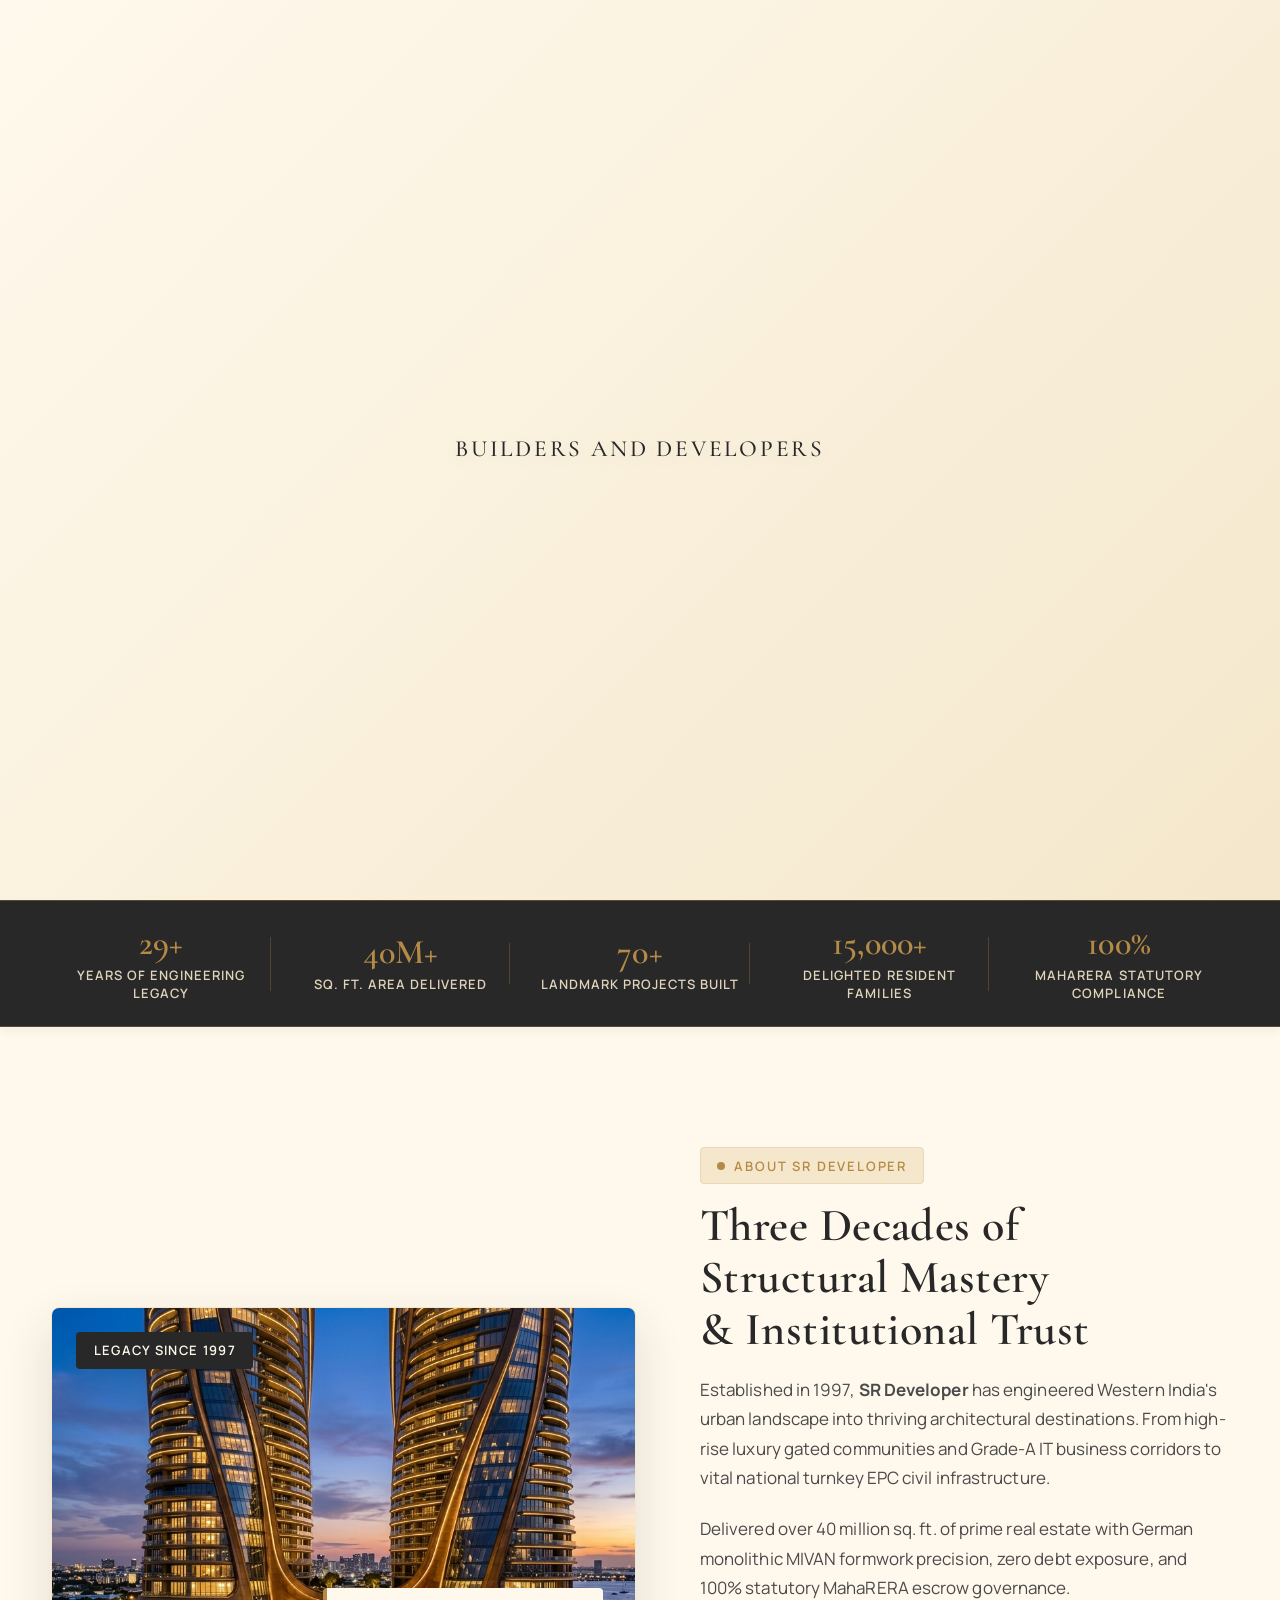
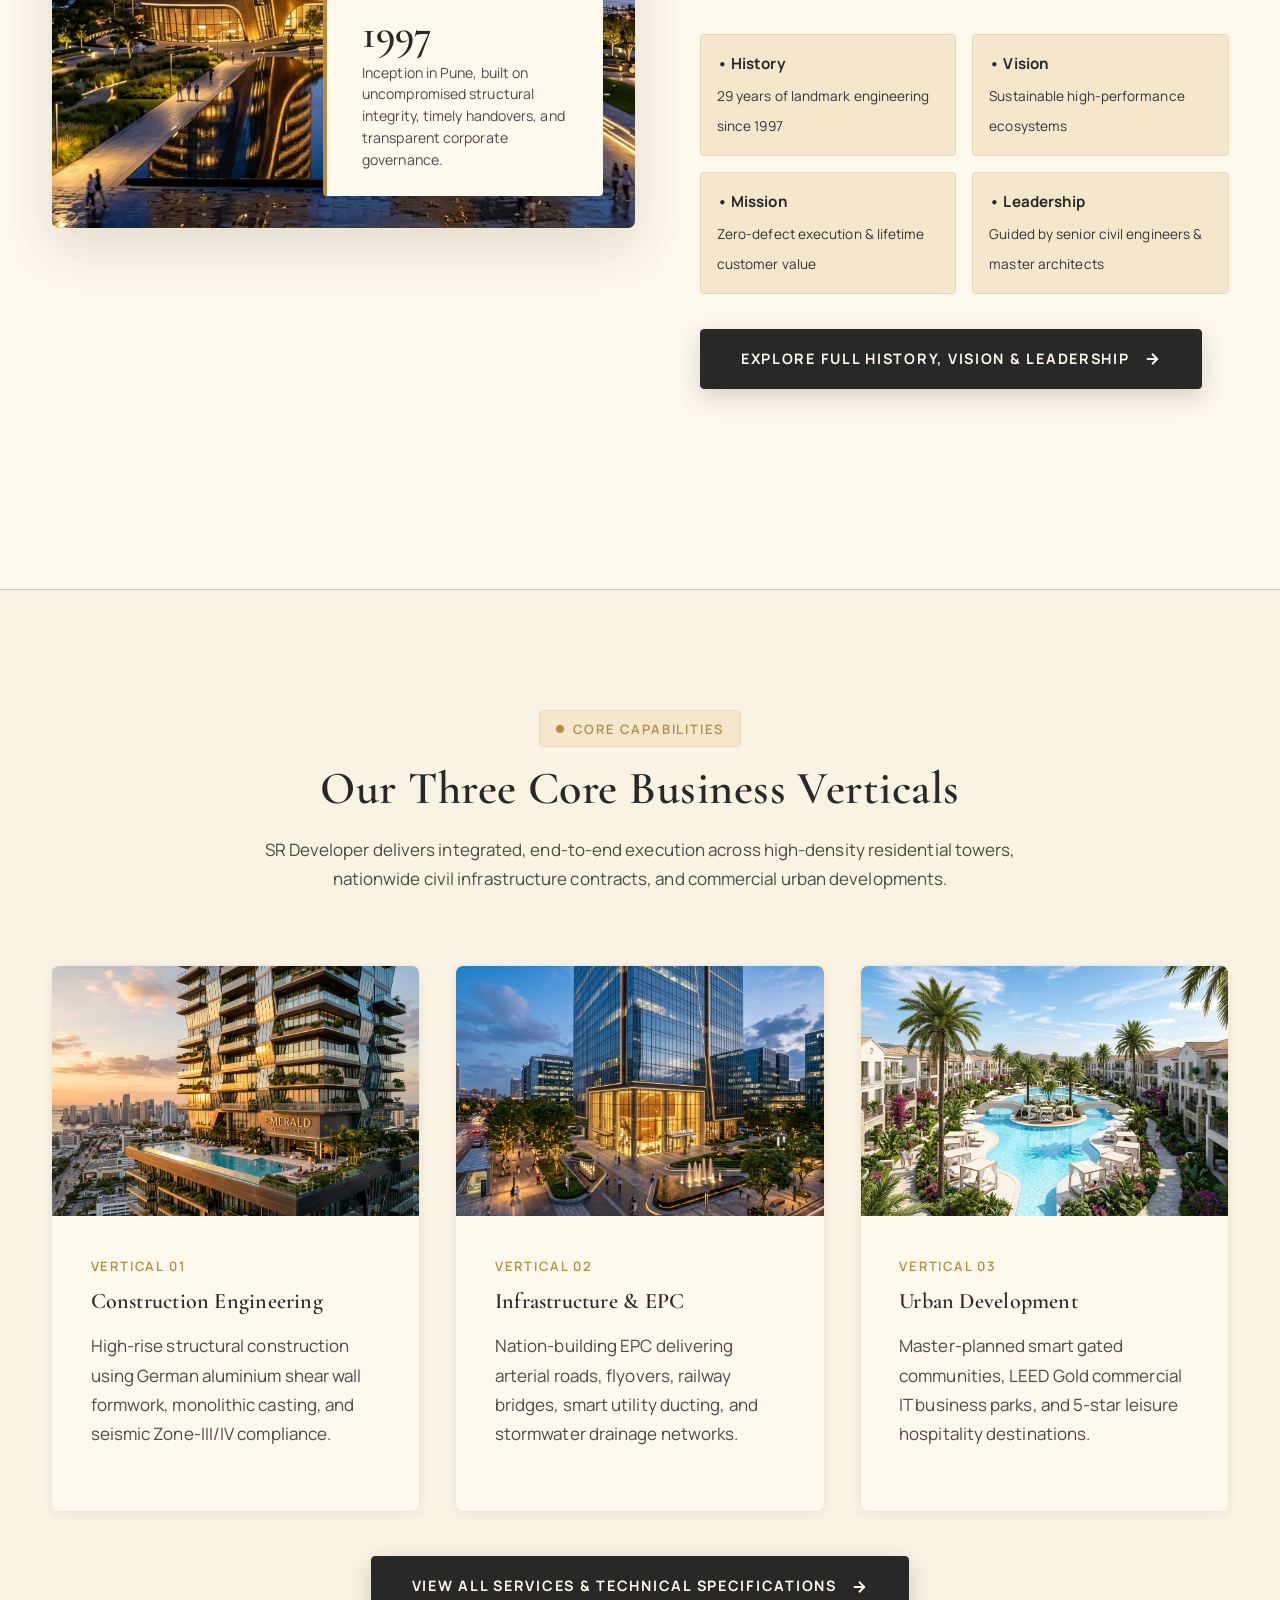
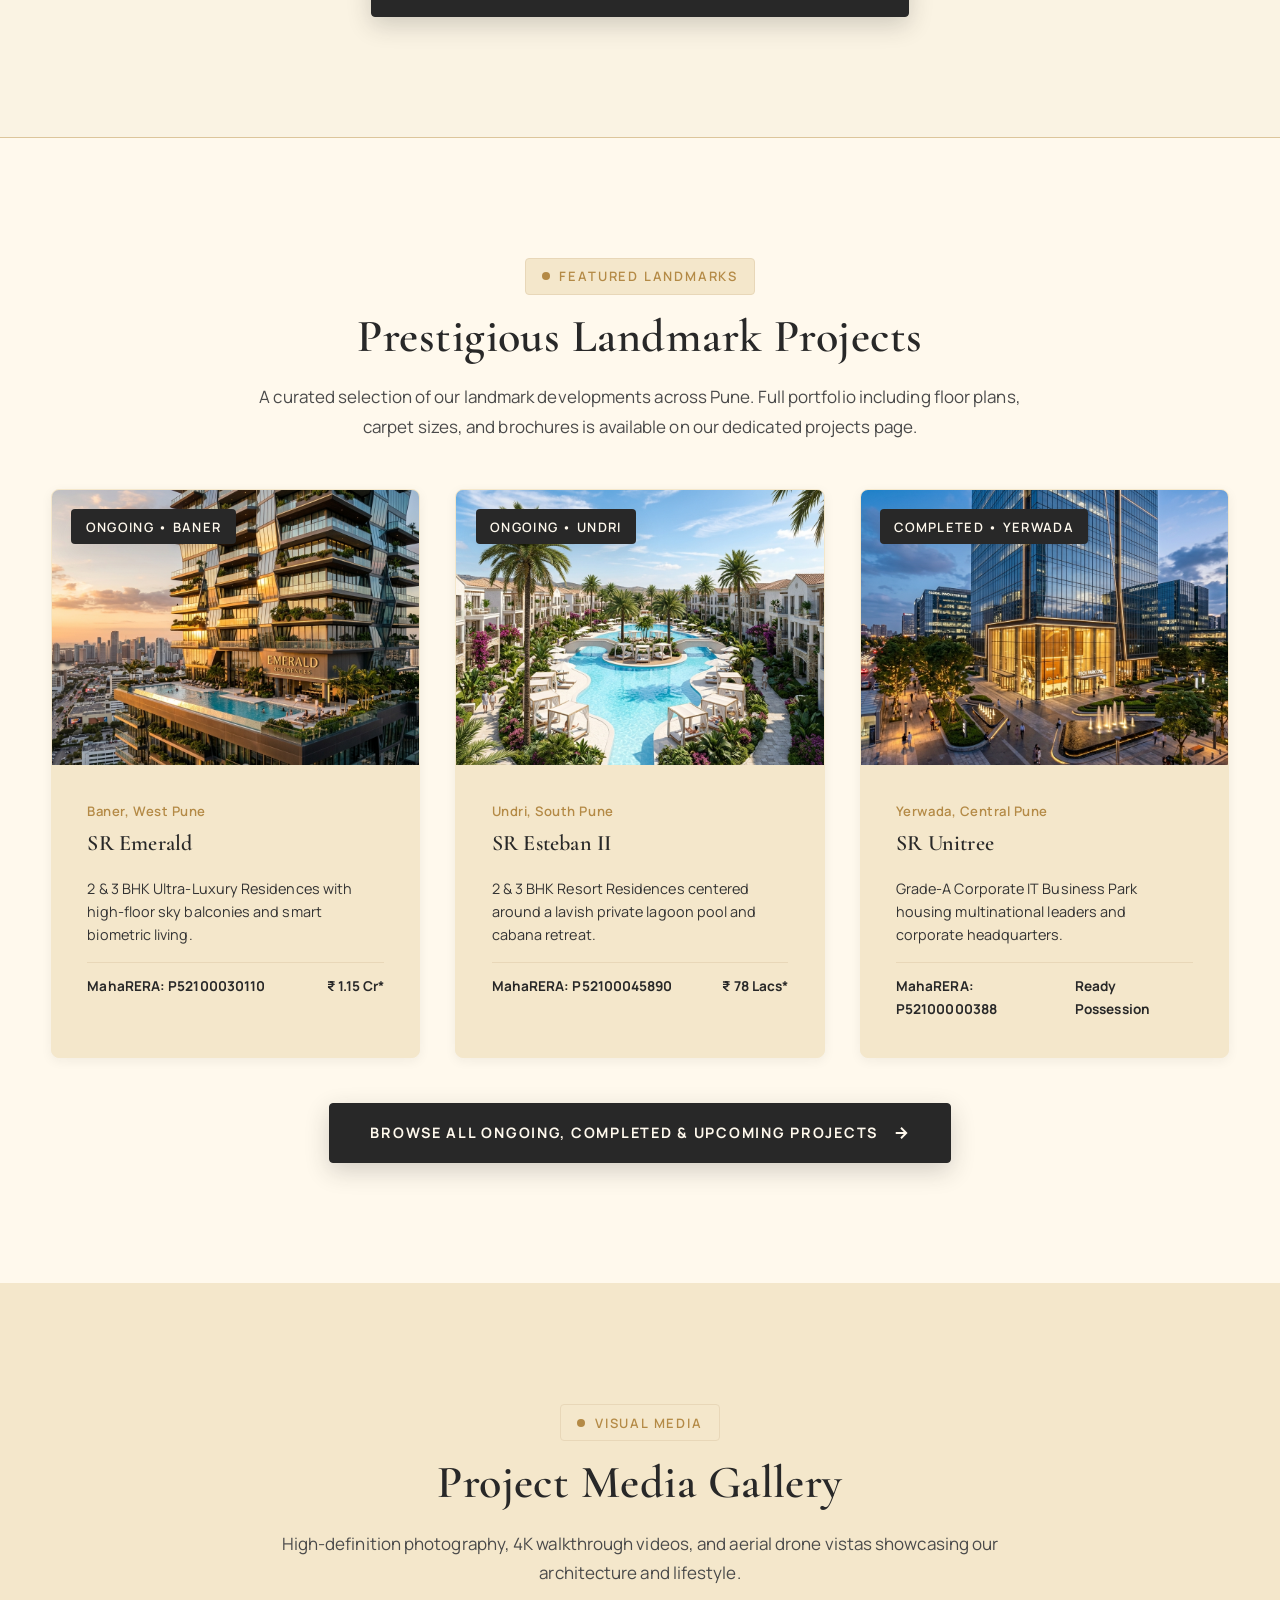
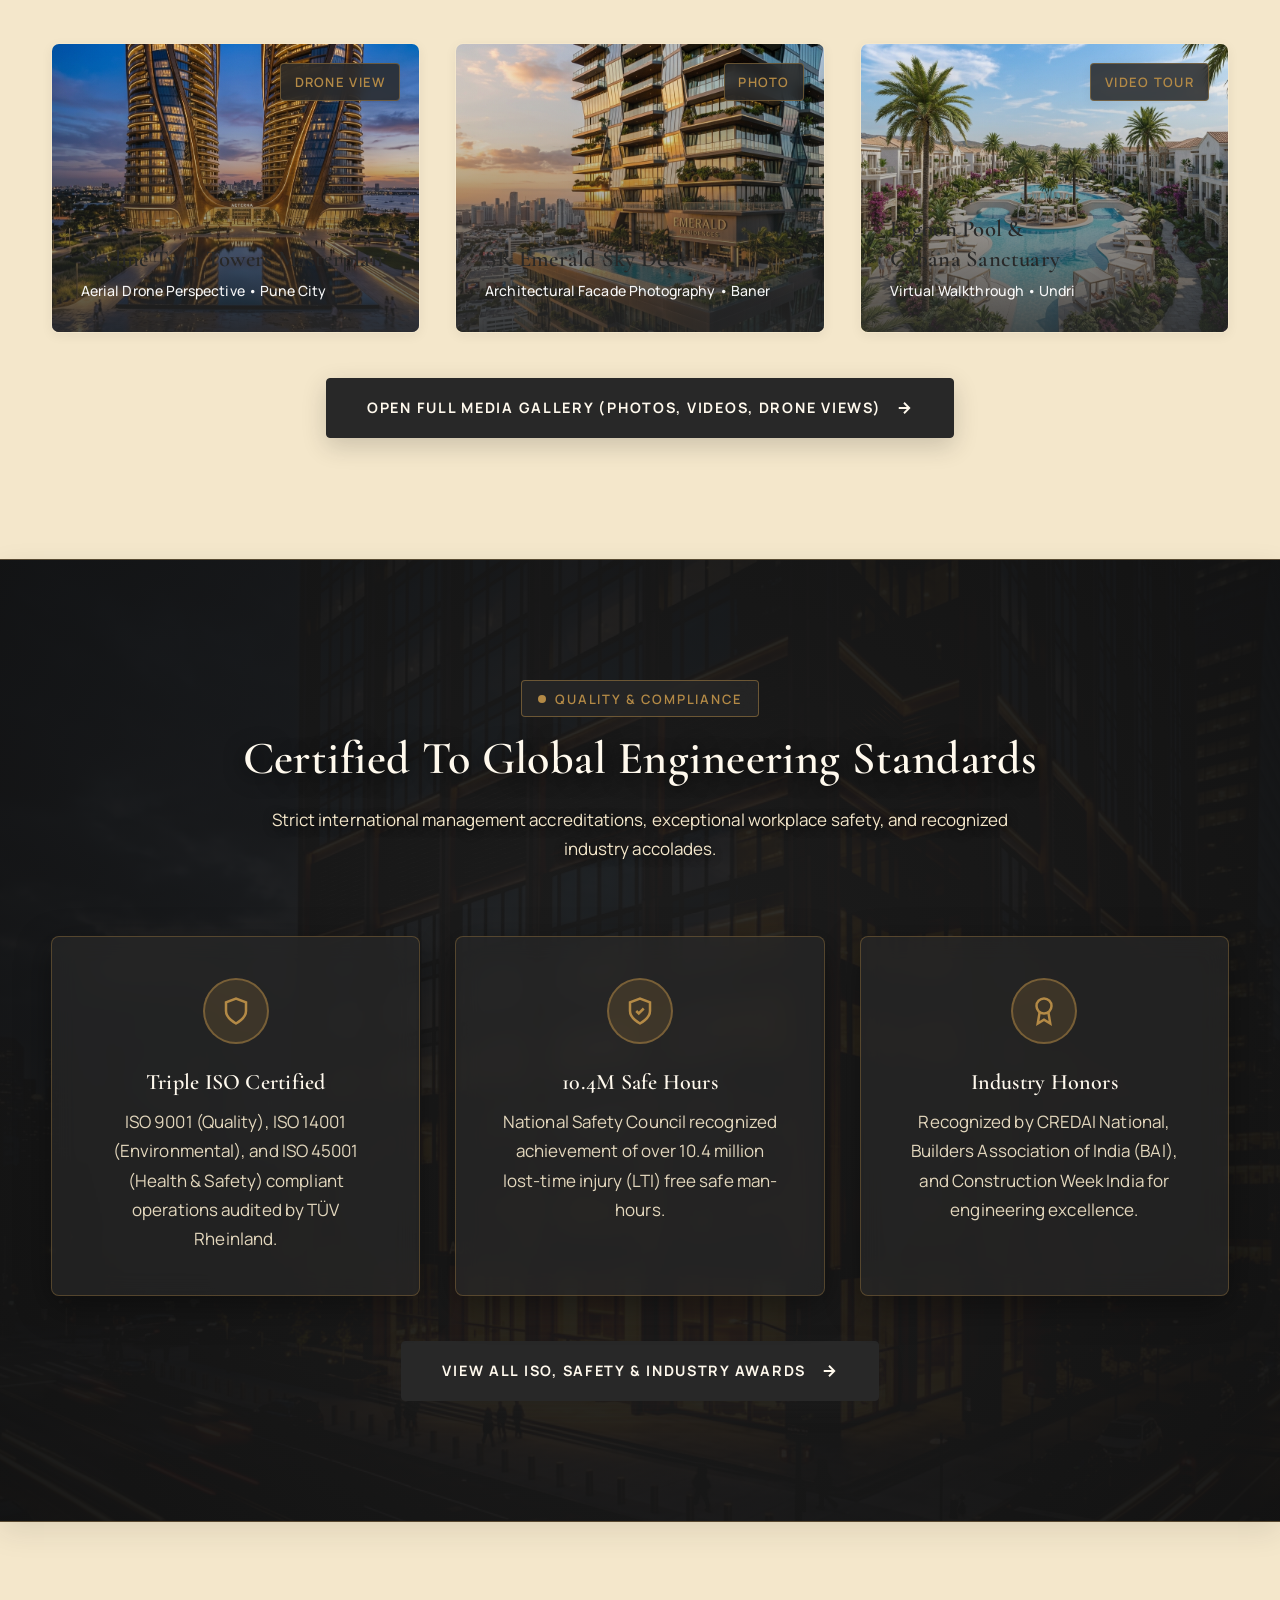
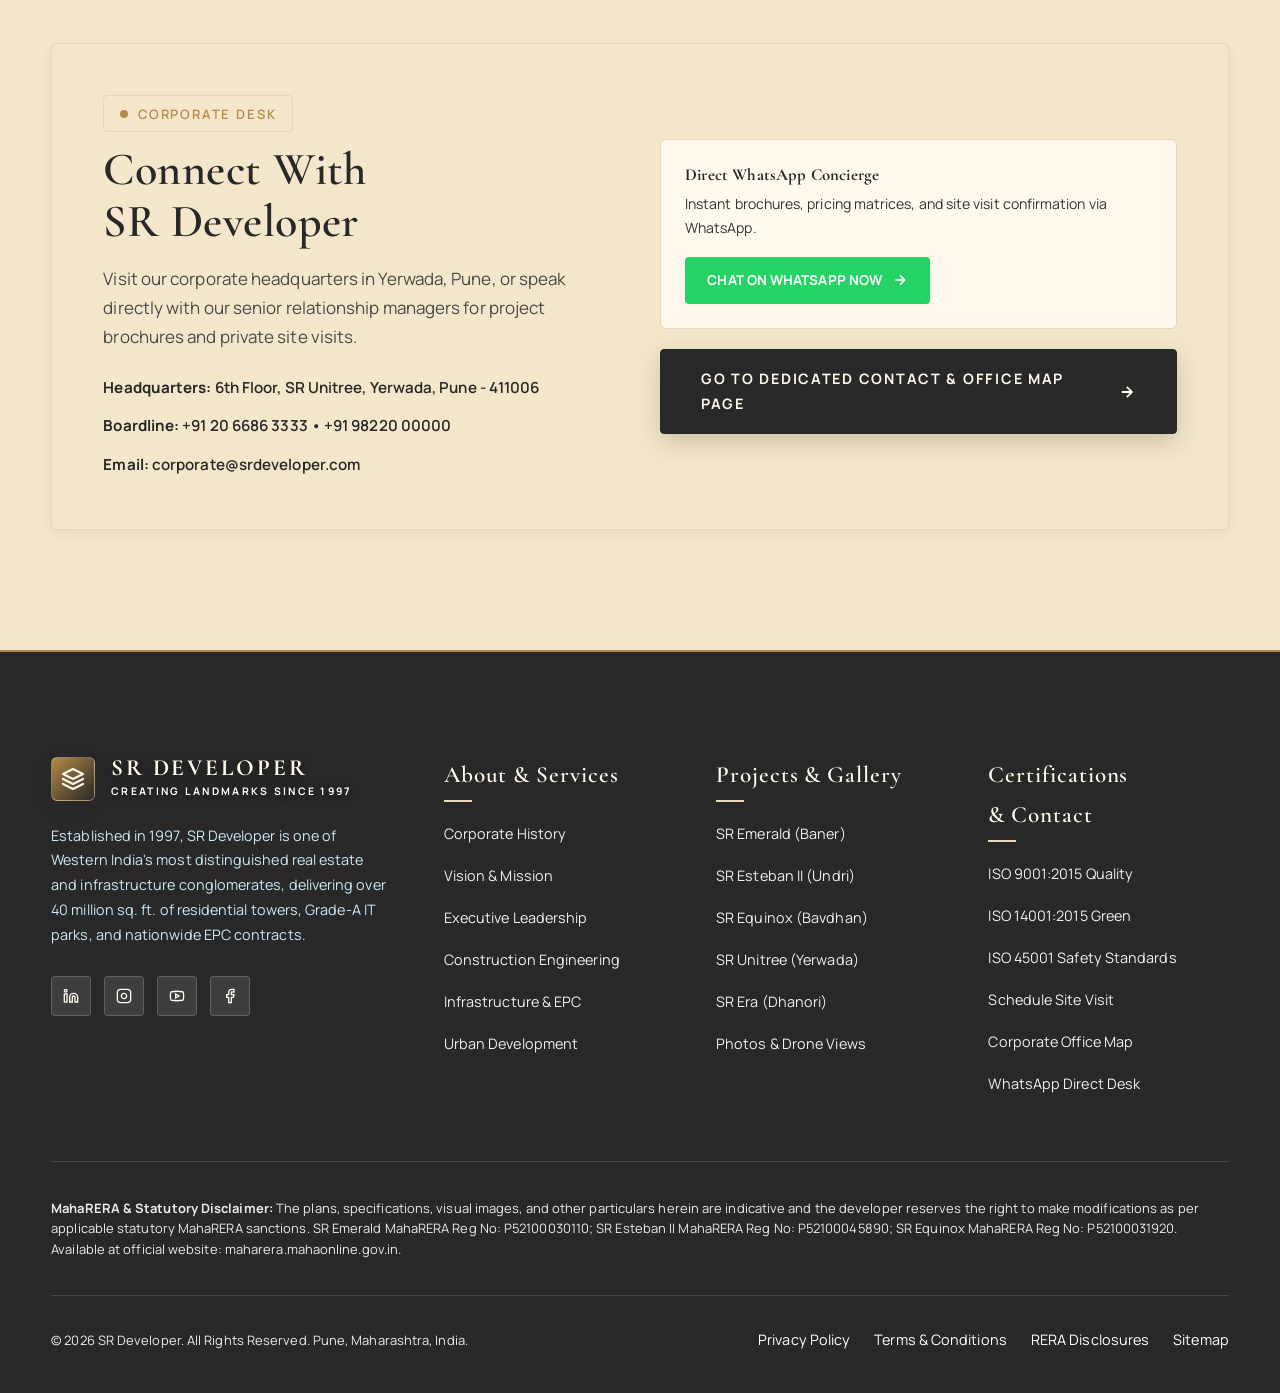
<file: index.html>
<!DOCTYPE html>
<html lang="en">
<head>
  <meta charset="UTF-8">
  <meta name="viewport" content="width=device-width, initial-scale=1.0">
  <title>SR Developer | Premier Real Estate, Infrastructure &amp; Construction Conglomerate</title>
  <meta name="description" content="SR Developer is Western India's premier real estate and infrastructure development conglomerate established in 1997. Luxury residences, commercial tech parks, EPC infrastructure, and sustainable developments.">
  <link rel="canonical" href="https://srdeveloper.com/">

  <!-- Google Fonts: Cormorant Garamond & Manrope -->
  <link rel="preconnect" href="https://fonts.googleapis.com">
  <link rel="preconnect" href="https://fonts.gstatic.com" crossorigin>
  <link href="https://fonts.googleapis.com/css2?family=Cormorant+Garamond:ital,wght@0,500;0,600;0,700;1,500;1,600&family=Manrope:wght@400;500;600;700&display=swap" rel="stylesheet">

  <link rel="stylesheet" href="styles.css">
</head>
<body>

  <!-- Dynamic Scroll Progress Indicator -->
  <div class="scroll-progress-bar" id="scrollProgressBar"></div>

  <!-- 2-Step Cinematic Intro Animation Overlay (Light Corporate Theme) -->
  <div class="intro-curtain" id="introCurtain">
    <div class="intro-container">
      <div class="intro-text-step" id="introStep1">
        <h1 class="intro-huge-title">SR DEVELOPER</h1>
      </div>
      <div class="intro-text-step" id="introStep2">
        <h2 class="intro-subtitle-title">BUILDERS AND DEVELOPERS</h2>
      </div>
    </div>
  </div>

  <!-- Sticky Full-Display Header (Reveals ONLY on scroll; Hidden at initial view) -->
  <header class="main-header" id="mainHeader">
    <div class="container header-inner">
      <a href="#" class="brand-logo" aria-label="SR Developer Homepage">
        <div class="logo-symbol">
          <svg viewBox="0 0 24 24" fill="none" stroke="currentColor" stroke-width="2.2" stroke-linecap="round" stroke-linejoin="round">
            <polygon points="12 2 2 7 12 12 22 7 12 2" />
            <polyline points="2 17 12 22 22 17" />
            <polyline points="2 12 12 17 22 12" />
          </svg>
        </div>
        <div class="logo-text-block">
          <span class="logo-brand-name">SR DEVELOPER</span>
          <span class="logo-tagline">Creating Landmarks Since 1997</span>
        </div>
      </a>

      <!-- 3-Line Hamburger Menu Toggle Button (Right Corner) -->
      <div class="header-actions">
        <button class="menu-toggle-btn" id="menuToggleBtn" aria-label="Toggle Navigation Menu">
          <span></span>
          <span></span>
          <span></span>
        </button>
      </div>
    </div>
  </header>

  <!-- Fullscreen Interactive Mega Menu Overlay (Requested 6 Core Categories) -->
  <div class="mega-menu-overlay" id="megaMenuOverlay">
    <button class="mega-menu-close-btn" onclick="closeMegaMenu()" aria-label="Close Menu">
      <svg width="22" height="22" viewBox="0 0 24 24" fill="none" stroke="currentColor" stroke-width="2.5"><path d="M18 6 6 18"/><path d="m6 6 12 12"/></svg>
    </button>
    <div class="mega-menu-left">
      <div>
        <p class="mega-menu-header-tag">SR Developer Conglomerate Navigation</p>
        <ul class="mega-menu-links">
          <!-- Item 1: About -->
          <li class="mega-menu-item active" data-preview="assets/images/hero.jpg" data-caption-title="About SR Developer" data-caption-desc="Founded in 1997. Over 29 years of architectural distinction, ethical governance, and nation-building.">
            <a href="about.html">
              <div class="menu-main-row">
                <span class="menu-num">01</span>
                <span class="menu-title">About</span>
              </div>
              <span class="menu-subitems">History, Vision, Mission, Leadership</span>
            </a>
          </li>

          <!-- Item 2: Our Services -->
          <li class="mega-menu-item" data-preview="assets/images/unitree.jpg" data-caption-title="Our Core Business Verticals" data-caption-desc="End-to-end engineering excellence across high-rise residential construction, civil infrastructure EPC, and integrated master developments.">
            <a href="services.html">
              <div class="menu-main-row">
                <span class="menu-num">02</span>
                <span class="menu-title">Our Services</span>
              </div>
              <span class="menu-subitems">Construction, Infrastructure, Development</span>
            </a>
          </li>

          <!-- Item 3: Projects -->
          <li class="mega-menu-item" data-preview="assets/images/emerald.jpg" data-caption-title="Prestigious Landmark Projects" data-caption-desc="Explore ultra-luxury gated residences, commercial IT business towers, and mixed-use urban landmarks.">
            <a href="projects.html">
              <div class="menu-main-row">
                <span class="menu-num">03</span>
                <span class="menu-title">Projects</span>
              </div>
              <span class="menu-subitems">Ongoing, Completed, Upcoming Projects</span>
            </a>
          </li>

          <!-- Item 4: Project Gallery -->
          <li class="mega-menu-item" data-preview="assets/images/esteban.jpg" data-caption-title="Project Visual Gallery" data-caption-desc="High-definition architectural photography, cinematic walkthrough videos, and aerial drone site perspectives.">
            <a href="gallery.html">
              <div class="menu-main-row">
                <span class="menu-num">04</span>
                <span class="menu-title">Project Gallery</span>
              </div>
              <span class="menu-subitems">Photos, Videos, Drone Views</span>
            </a>
          </li>

          <!-- Item 5: Certifications -->
          <li class="mega-menu-item" data-preview="assets/images/luxury-interior.jpg" data-caption-title="Certifications &amp; Accolades" data-caption-desc="Triple ISO quality compliance, CREDAI &amp; BAI awards, and over 10 million safe LTI-free work hours.">
            <a href="certifications.html">
              <div class="menu-main-row">
                <span class="menu-num">05</span>
                <span class="menu-title">Certifications</span>
              </div>
              <span class="menu-subitems">ISO, Awards, Safety Certificates</span>
            </a>
          </li>

          <!-- Item 6: Contact Us -->
          <li class="mega-menu-item" data-preview="assets/images/corinthians.jpg" data-caption-title="Contact &amp; Connect" data-caption-desc="Institutional enquiry desk, corporate office map in Yerwada, and direct WhatsApp concierge assistance.">
            <a href="contact.html">
              <div class="menu-main-row">
                <span class="menu-num">06</span>
                <span class="menu-title">Contact Us</span>
              </div>
              <span class="menu-subitems">Enquiry Form, Map, WhatsApp</span>
            </a>
          </li>
        </ul>
      </div>

      <div class="mega-menu-footer">
        <div>
          <strong style="color: var(--dark-blue);">Headquarters:</strong> 6th Floor, SR Unitree, Yerwada, Pune - 411006
        </div>
        <div>
          <a href="tel:+912066863333" style="color: var(--dark-blue); font-weight: 700;">+91 20 6686 3333</a>
        </div>
      </div>
    </div>

    <div class="mega-menu-right">
      <img src="assets/images/hero.jpg" alt="Preview Showcase" class="mega-preview-bg" id="megaPreviewImg">
      <div class="mega-preview-overlay"></div>
      <div class="mega-preview-caption">
        <h4 id="megaCaptionTitle">About SR Developer</h4>
        <p id="megaCaptionDesc">Founded in 1997. Over 29 years of architectural distinction, ethical governance, and nation-building.</p>
      </div>
    </div>
  </div>

  <!-- Hero Banner Showcase Slider (Unobstructed View; No Header / No Menu at Top) -->
  <section class="hero-section" id="home">
    <div class="hero-slider-wrap">
      <!-- Slide 1: Grade-A Corporate IT Parks -->
      <div class="hero-slide active" data-index="1" data-tag="Grade-A Corporate IT Parks" data-title="SR Unitree &amp; Commercial Infrastructure">
        <img src="assets/images/unitree.jpg" alt="SR Unitree Commercial Tech Park">
      </div>
      <!-- Slide 2: Luxury Residential Landmark -->
      <div class="hero-slide" data-index="2" data-tag="Luxury Residential Landmark" data-title="SR Emerald &amp; Esteban II Living Spaces">
        <img src="assets/images/emerald.jpg" alt="SR Emerald Luxury Residences">
      </div>
      <!-- Slide 3: Premier Conglomerate -->
      <div class="hero-slide" data-index="3" data-tag="Premier Real Estate Conglomerate" data-title="Engineering Landmarks Across 40M+ Sq. Ft.">
        <img src="assets/images/hero.jpg" alt="SR Developer Skyline Architecture">
      </div>
      <!-- Slide 4: 5-Star Hospitality -->
      <div class="hero-slide" data-index="4" data-tag="5-Star Hospitality &amp; Sanctuary" data-title="The Corinthians Resort &amp; Club">
        <img src="assets/images/corinthians.jpg" alt="Corinthians Luxury Resort">
      </div>
    </div>

    <!-- Sleek Compact Slide Caption (Smaller Size, Clean Tag & Title Only) -->
    <div class="hero-slide-caption">
      <span class="hero-caption-tag" id="heroCaptionTag">Grade-A Corporate IT Parks</span>
      <h2 class="hero-caption-title" id="heroCaptionTitle">SR Unitree &amp; Commercial Infrastructure</h2>
    </div>
  </section>

  <!-- Milestones & Credibility Strip -->
  <section class="milestones-strip" aria-label="Key Milestones">
    <div class="container">
      <div class="milestones-grid">
        <div class="milestone-item">
          <div class="milestone-number" data-count="29">29+</div>
          <div class="milestone-label">Years of Engineering Legacy</div>
        </div>
        <div class="milestone-item">
          <div class="milestone-number" data-count="40">40M+</div>
          <div class="milestone-label">Sq. Ft. Area Delivered</div>
        </div>
        <div class="milestone-item">
          <div class="milestone-number" data-count="70">70+</div>
          <div class="milestone-label">Landmark Projects Built</div>
        </div>
        <div class="milestone-item">
          <div class="milestone-number" data-count="15000">15,000+</div>
          <div class="milestone-label">Delighted Resident Families</div>
        </div>
        <div class="milestone-item">
          <div class="milestone-number" data-count="100">100%</div>
          <div class="milestone-label">MahaRERA Statutory Compliance</div>
        </div>
      </div>
    </div>
  </section>

  <!-- 1. ABOUT TEASER SECTION -->
  <section class="section-about" id="about">
    <div class="container">
      <div class="about-editorial-grid">
        <div class="about-image-card">
          <img src="assets/images/hero.jpg" alt="SR Developer Skyline Infrastructure">
          <span class="about-badge-legacy">Legacy Since 1997</span>
          <div class="about-floating-stat">
            <div class="stat-num">1997</div>
            <div class="stat-desc">Inception in Pune, built on uncompromised structural integrity, timely handovers, and transparent corporate governance.</div>
          </div>
        </div>

        <div>
          <span class="section-tag">About SR Developer</span>
          <h2 class="section-heading">Three Decades of Structural Mastery &amp; Institutional Trust</h2>
          <p class="section-subtext" style="margin-bottom: 1.4rem;">
            Established in 1997, <strong>SR Developer</strong> has engineered Western India's urban landscape into thriving architectural destinations. From high-rise luxury gated communities and Grade-A IT business corridors to vital national turnkey EPC civil infrastructure.
          </p>
          <p class="section-subtext" style="margin-bottom: 2rem;">
            Delivered over 40 million sq. ft. of prime real estate with German monolithic MIVAN formwork precision, zero debt exposure, and 100% statutory MahaRERA escrow governance.
          </p>

          <!-- 4 Pillars Short Highlights -->
          <div class="about-pillars-grid" style="display: grid; grid-template-columns: 1fr 1fr; gap: 1rem; margin-bottom: 2.2rem;">
            <div style="background: var(--off-white); padding: 1rem; border-radius: 4px; border: 1px solid var(--border-subtle);">
              <strong style="color: var(--dark-blue); font-size: 0.95rem; display: block; margin-bottom: 0.2rem;">• History</strong>
              <span style="font-size: 0.85rem; color: var(--text-body);">29 years of landmark engineering since 1997</span>
            </div>
            <div style="background: var(--off-white); padding: 1rem; border-radius: 4px; border: 1px solid var(--border-subtle);">
              <strong style="color: var(--dark-blue); font-size: 0.95rem; display: block; margin-bottom: 0.2rem;">• Vision</strong>
              <span style="font-size: 0.85rem; color: var(--text-body);">Sustainable high-performance ecosystems</span>
            </div>
            <div style="background: var(--off-white); padding: 1rem; border-radius: 4px; border: 1px solid var(--border-subtle);">
              <strong style="color: var(--dark-blue); font-size: 0.95rem; display: block; margin-bottom: 0.2rem;">• Mission</strong>
              <span style="font-size: 0.85rem; color: var(--text-body);">Zero-defect execution &amp; lifetime customer value</span>
            </div>
            <div style="background: var(--off-white); padding: 1rem; border-radius: 4px; border: 1px solid var(--border-subtle);">
              <strong style="color: var(--dark-blue); font-size: 0.95rem; display: block; margin-bottom: 0.2rem;">• Leadership</strong>
              <span style="font-size: 0.85rem; color: var(--text-body);">Guided by senior civil engineers &amp; master architects</span>
            </div>
          </div>

          <a href="about.html" class="btn-teaser-view">
            <span>Explore Full History, Vision &amp; Leadership</span>
            <svg width="18" height="18" viewBox="0 0 24 24" fill="none" stroke="currentColor" stroke-width="2.5"><path d="M5 12h14M12 5l7 7-7 7"/></svg>
          </a>
        </div>
      </div>
    </div>
  </section>

  <!-- 2. OUR SERVICES TEASER SECTION -->
  <section class="section-services" id="services">
    <div class="container">
      <div class="services-header">
        <span class="section-tag">Core Capabilities</span>
        <h2 class="section-heading">Our Three Core Business Verticals</h2>
        <p class="section-subtext" style="margin: 0 auto;">
          SR Developer delivers integrated, end-to-end execution across high-density residential towers, nationwide civil infrastructure contracts, and commercial urban developments.
        </p>
      </div>

      <div class="services-grid">
        <!-- Service 1: Construction -->
        <div class="service-card">
          <div class="service-image">
            <img src="assets/images/emerald.jpg" alt="Construction Engineering" loading="lazy">
          </div>
          <div class="service-content">
            <span class="service-tag">Vertical 01</span>
            <h3 class="service-title">Construction Engineering</h3>
            <p class="service-desc">
              High-rise structural construction using German aluminium shear wall formwork, monolithic casting, and seismic Zone-III/IV compliance.
            </p>
          </div>
        </div>

        <!-- Service 2: Infrastructure -->
        <div class="service-card">
          <div class="service-image">
            <img src="assets/images/unitree.jpg" alt="Civil Infrastructure EPC" loading="lazy">
          </div>
          <div class="service-content">
            <span class="service-tag">Vertical 02</span>
            <h3 class="service-title">Infrastructure &amp; EPC</h3>
            <p class="service-desc">
              Nation-building EPC delivering arterial roads, flyovers, railway bridges, smart utility ducting, and stormwater drainage networks.
            </p>
          </div>
        </div>

        <!-- Service 3: Development -->
        <div class="service-card">
          <div class="service-image">
            <img src="assets/images/esteban.jpg" alt="Urban Real Estate Development" loading="lazy">
          </div>
          <div class="service-content">
            <span class="service-tag">Vertical 03</span>
            <h3 class="service-title">Urban Development</h3>
            <p class="service-desc">
              Master-planned smart gated communities, LEED Gold commercial IT business parks, and 5-star leisure hospitality destinations.
            </p>
          </div>
        </div>
      </div>

      <div class="teaser-action-row">
        <a href="services.html" class="btn-teaser-view">
          <span>View All Services &amp; Technical Specifications</span>
          <svg width="18" height="18" viewBox="0 0 24 24" fill="none" stroke="currentColor" stroke-width="2.5"><path d="M5 12h14M12 5l7 7-7 7"/></svg>
        </a>
      </div>
    </div>
  </section>

  <!-- 3. PROJECTS TEASER SECTION -->
  <section class="section-projects" id="projects">
    <div class="container">
      <div style="text-align: center; max-width: 800px; margin: 0 auto 3rem auto;">
        <span class="section-tag">Featured Landmarks</span>
        <h2 class="section-heading">Prestigious Landmark Projects</h2>
        <p class="section-subtext" style="margin: 0 auto;">
          A curated selection of our landmark developments across Pune. Full portfolio including floor plans, carpet sizes, and brochures is available on our dedicated projects page.
        </p>
      </div>

      <div class="projects-grid">
        <!-- Project 1: SR Emerald -->
        <div class="project-card">
          <div class="project-visual">
            <img src="assets/images/emerald.jpg" alt="SR Emerald Baner" loading="lazy">
            <span class="project-status-badge">Ongoing • Baner</span>
          </div>
          <div class="project-card-body">
            <div class="project-location">Baner, West Pune</div>
            <h3 class="project-title">SR Emerald</h3>
            <p style="color: var(--text-body); font-size: 0.9rem; line-height: 1.6; margin-bottom: 1rem;">
              2 &amp; 3 BHK Ultra-Luxury Residences with high-floor sky balconies and smart biometric living.
            </p>
            <div style="border-top: 1px solid var(--border-subtle); padding-top: 0.75rem; display: flex; justify-content: space-between; font-size: 0.85rem; font-weight: 700; color: var(--dark-blue);">
              <span>MahaRERA: P52100030110</span>
              <span>₹ 1.15 Cr*</span>
            </div>
          </div>
        </div>

        <!-- Project 2: SR Esteban II -->
        <div class="project-card">
          <div class="project-visual">
            <img src="assets/images/esteban.jpg" alt="SR Esteban II Undri" loading="lazy">
            <span class="project-status-badge">Ongoing • Undri</span>
          </div>
          <div class="project-card-body">
            <div class="project-location">Undri, South Pune</div>
            <h3 class="project-title">SR Esteban II</h3>
            <p style="color: var(--text-body); font-size: 0.9rem; line-height: 1.6; margin-bottom: 1rem;">
              2 &amp; 3 BHK Resort Residences centered around a lavish private lagoon pool and cabana retreat.
            </p>
            <div style="border-top: 1px solid var(--border-subtle); padding-top: 0.75rem; display: flex; justify-content: space-between; font-size: 0.85rem; font-weight: 700; color: var(--dark-blue);">
              <span>MahaRERA: P52100045890</span>
              <span>₹ 78 Lacs*</span>
            </div>
          </div>
        </div>

        <!-- Project 3: SR Unitree -->
        <div class="project-card">
          <div class="project-visual">
            <img src="assets/images/unitree.jpg" alt="SR Unitree Yerwada" loading="lazy">
            <span class="project-status-badge">Completed • Yerwada</span>
          </div>
          <div class="project-card-body">
            <div class="project-location">Yerwada, Central Pune</div>
            <h3 class="project-title">SR Unitree</h3>
            <p style="color: var(--text-body); font-size: 0.9rem; line-height: 1.6; margin-bottom: 1rem;">
              Grade-A Corporate IT Business Park housing multinational leaders and corporate headquarters.
            </p>
            <div style="border-top: 1px solid var(--border-subtle); padding-top: 0.75rem; display: flex; justify-content: space-between; font-size: 0.85rem; font-weight: 700; color: var(--dark-blue);">
              <span>MahaRERA: P52100000388</span>
              <span>Ready Possession</span>
            </div>
          </div>
        </div>
      </div>

      <div class="teaser-action-row">
        <a href="projects.html" class="btn-teaser-view">
          <span>Browse All Ongoing, Completed &amp; Upcoming Projects</span>
          <svg width="18" height="18" viewBox="0 0 24 24" fill="none" stroke="currentColor" stroke-width="2.5"><path d="M5 12h14M12 5l7 7-7 7"/></svg>
        </a>
      </div>
    </div>
  </section>

  <!-- 4. PROJECT GALLERY TEASER SECTION -->
  <section class="section-gallery" id="gallery">
    <div class="container">
      <div class="gallery-header">
        <span class="section-tag">Visual Media</span>
        <h2 class="section-heading">Project Media Gallery</h2>
        <p class="section-subtext" style="margin: 0 auto;">
          High-definition photography, 4K walkthrough videos, and aerial drone vistas showcasing our architecture and lifestyle.
        </p>
      </div>

      <div class="gallery-grid">
        <!-- Media 1: Drone -->
        <div class="gallery-item" onclick="window.location.href='gallery.html'">
          <img src="assets/images/hero.jpg" alt="Aerial Drone View" loading="lazy">
          <div class="gallery-item-overlay"></div>
          <span class="gallery-badge">Drone View</span>
          <div class="gallery-caption">
            <h4>Skyline Twin Towers Masterplan</h4>
            <p>Aerial Drone Perspective &bull; Pune City</p>
          </div>
        </div>

        <!-- Media 2: Photo -->
        <div class="gallery-item" onclick="window.location.href='gallery.html'">
          <img src="assets/images/emerald.jpg" alt="Emerald Tower High-Rise" loading="lazy">
          <div class="gallery-item-overlay"></div>
          <span class="gallery-badge">Photo</span>
          <div class="gallery-caption">
            <h4>SR Emerald Sky Deck</h4>
            <p>Architectural Facade Photography &bull; Baner</p>
          </div>
        </div>

        <!-- Media 3: Video -->
        <div class="gallery-item" onclick="window.location.href='gallery.html'">
          <img src="assets/images/esteban.jpg" alt="Lagoon Resort Walkthrough" loading="lazy">
          <div class="gallery-item-overlay"></div>
          <span class="gallery-badge">Video Tour</span>
          <div class="gallery-caption">
            <h4>Lagoon Pool &amp; Cabana Sanctuary</h4>
            <p>Virtual Walkthrough &bull; Undri</p>
          </div>
        </div>
      </div>

      <div class="teaser-action-row">
        <a href="gallery.html" class="btn-teaser-view">
          <span>Open Full Media Gallery (Photos, Videos, Drone Views)</span>
          <svg width="18" height="18" viewBox="0 0 24 24" fill="none" stroke="currentColor" stroke-width="2.5"><path d="M5 12h14M12 5l7 7-7 7"/></svg>
        </a>
      </div>
    </div>
  </section>

  <!-- 5. CERTIFICATIONS TEASER SECTION -->
  <section class="section-certifications" id="certifications">
    <div class="container">
      <div class="certifications-header">
        <span class="section-tag">Quality &amp; Compliance</span>
        <h2 class="section-heading">Certified To Global Engineering Standards</h2>
        <p class="section-subtext" style="margin: 0 auto;">
          Strict international management accreditations, exceptional workplace safety, and recognized industry accolades.
        </p>
      </div>

      <div class="certifications-grid">
        <!-- Cert 1: ISO -->
        <div class="cert-card">
          <div class="cert-badge-icon">
            <svg width="30" height="30" viewBox="0 0 24 24" fill="none" stroke="currentColor" stroke-width="2"><path d="M12 22s8-4 8-10V5l-8-3-8 3v7c0 6 8 10 8 10z"/></svg>
          </div>
          <h3 class="cert-title">Triple ISO Certified</h3>
          <p class="cert-desc">
            ISO 9001 (Quality), ISO 14001 (Environmental), and ISO 45001 (Health &amp; Safety) compliant operations audited by TÜV Rheinland.
          </p>
        </div>

        <!-- Cert 2: Safety -->
        <div class="cert-card">
          <div class="cert-badge-icon">
            <svg width="30" height="30" viewBox="0 0 24 24" fill="none" stroke="currentColor" stroke-width="2"><polyline points="9 12 11 14 15 10"/><path d="M12 22s8-4 8-10V5l-8-3-8 3v7c0 6 8 10 8 10z"/></svg>
          </div>
          <h3 class="cert-title">10.4M Safe Hours</h3>
          <p class="cert-desc">
            National Safety Council recognized achievement of over 10.4 million lost-time injury (LTI) free safe man-hours.
          </p>
        </div>

        <!-- Cert 3: Awards -->
        <div class="cert-card">
          <div class="cert-badge-icon">
            <svg width="30" height="30" viewBox="0 0 24 24" fill="none" stroke="currentColor" stroke-width="2"><circle cx="12" cy="8" r="6"/><path d="M15.477 12.89 17 22l-5-3-5 3 1.523-9.11"/></svg>
          </div>
          <h3 class="cert-title">Industry Honors</h3>
          <p class="cert-desc">
            Recognized by CREDAI National, Builders Association of India (BAI), and Construction Week India for engineering excellence.
          </p>
        </div>
      </div>

      <div class="teaser-action-row">
        <a href="certifications.html" class="btn-teaser-view">
          <span>View All ISO, Safety &amp; Industry Awards</span>
          <svg width="18" height="18" viewBox="0 0 24 24" fill="none" stroke="currentColor" stroke-width="2.5"><path d="M5 12h14M12 5l7 7-7 7"/></svg>
        </a>
      </div>
    </div>
  </section>

  <!-- 6. CONTACT US TEASER SECTION -->
  <section class="section-contact" id="contact">
    <div class="container">
      <div style="background: var(--off-white); border: 1.5px solid var(--border-subtle); border-radius: 6px; padding: clamp(2rem, 4vw, 3.5rem); box-shadow: var(--shadow-sm);">
        <div style="display: grid; grid-template-columns: repeat(auto-fit, minmax(320px, 1fr)); gap: 2.5rem; align-items: center;">
          <div>
            <span class="section-tag" style="margin-bottom: 0.75rem;">Corporate Desk</span>
            <h2 class="section-heading" style="margin-bottom: 1rem;">Connect With SR Developer</h2>
            <p class="section-subtext" style="margin-bottom: 1.5rem;">
              Visit our corporate headquarters in Yerwada, Pune, or speak directly with our senior relationship managers for project brochures and private site visits.
            </p>
            <div style="display: flex; flex-direction: column; gap: 0.75rem; font-size: 0.95rem; color: var(--dark-blue); font-weight: 600;">
              <div><strong>Headquarters:</strong> 6th Floor, SR Unitree, Yerwada, Pune - 411006</div>
              <div><strong>Boardline:</strong> +91 20 6686 3333 &bull; +91 98220 00000</div>
              <div><strong>Email:</strong> corporate@srdeveloper.com</div>
            </div>
          </div>

          <div style="display: flex; flex-direction: column; gap: 1.25rem;">
            <div style="background: var(--pure-white); padding: 1.5rem; border-radius: 6px; border: 1px solid var(--border-subtle);">
              <h4 style="font-size: 1.05rem; font-weight: 700; color: var(--dark-blue); margin-bottom: 0.4rem;">Direct WhatsApp Concierge</h4>
              <p style="font-size: 0.88rem; color: var(--text-body); margin-bottom: 1rem;">Instant brochures, pricing matrices, and site visit confirmation via WhatsApp.</p>
              <a href="https://wa.me/919822000000?text=Hello%20SR%20Developer,%20I%20would%20like%20to%20enquire%20about%20your%20projects" target="_blank" rel="noopener noreferrer" style="display: inline-flex; align-items: center; gap: 0.6rem; background: #25D366; color: #FFFFFF; padding: 0.75rem 1.4rem; border-radius: 4px; font-weight: 700; font-size: 0.85rem; text-transform: uppercase;">
                Chat on WhatsApp Now
                <svg width="16" height="16" viewBox="0 0 24 24" fill="none" stroke="currentColor" stroke-width="2.5"><path d="M5 12h14M12 5l7 7-7 7"/></svg>
              </a>
            </div>

            <a href="contact.html" class="btn-teaser-view" style="width: 100%; justify-content: center;">
              <span>Go to Dedicated Contact &amp; Office Map Page</span>
              <svg width="18" height="18" viewBox="0 0 24 24" fill="none" stroke="currentColor" stroke-width="2.5"><path d="M5 12h14M12 5l7 7-7 7"/></svg>
            </a>
          </div>
        </div>
      </div>
    </div>
  </section>

  <!-- Comprehensive Light Footer -->
  <footer class="site-footer">
    <div class="container">
      <div class="footer-top-grid">
        <div class="footer-brand-col">
          <div class="brand-logo" style="margin-bottom: 1rem;">
            <div class="logo-symbol">
              <svg viewBox="0 0 24 24" fill="none" stroke="currentColor" stroke-width="2.2" stroke-linecap="round" stroke-linejoin="round">
                <polygon points="12 2 2 7 12 12 22 7 12 2" />
                <polyline points="2 17 12 22 22 17" />
                <polyline points="2 12 12 17 22 12" />
              </svg>
            </div>
            <div class="logo-text-block">
              <span class="logo-brand-name">SR DEVELOPER</span>
              <span class="logo-tagline">Creating Landmarks Since 1997</span>
            </div>
          </div>
          <p>
            Established in 1997, SR Developer is one of Western India's most distinguished real estate and infrastructure conglomerates, delivering over 40 million sq. ft. of residential towers, Grade-A IT parks, and nationwide EPC contracts.
          </p>
          <div class="social-links">
            <a href="https://linkedin.com" target="_blank" rel="noopener noreferrer" class="social-link" aria-label="LinkedIn">
              <svg width="16" height="16" viewBox="0 0 24 24" fill="none" stroke="currentColor" stroke-width="2"><path d="M16 8a6 6 0 0 1 6 6v7h-4v-7a2 2 0 0 0-2-2 2 2 0 0 0-2 2v7h-4v-7a6 6 0 0 1 6-6z"/><rect width="4" height="12" x="2" y="9"/><circle cx="4" cy="4" r="2"/></svg>
            </a>
            <a href="https://instagram.com" target="_blank" rel="noopener noreferrer" class="social-link" aria-label="Instagram">
              <svg width="16" height="16" viewBox="0 0 24 24" fill="none" stroke="currentColor" stroke-width="2"><rect width="20" height="20" x="2" y="2" rx="5" ry="5"/><path d="M16 11.37A4 4 0 1 1 12.63 8 4 4 0 0 1 16 11.37z"/><line x1="17.5" x2="17.51" y1="6.5" y2="6.5"/></svg>
            </a>
            <a href="https://youtube.com" target="_blank" rel="noopener noreferrer" class="social-link" aria-label="YouTube">
              <svg width="16" height="16" viewBox="0 0 24 24" fill="none" stroke="currentColor" stroke-width="2"><path d="M2.5 17a24.12 24.12 0 0 1 0-10 2 2 0 0 1 1.4-1.4 49.56 49.56 0 0 1 16.2 0A2 2 0 0 1 21.5 7a24.12 24.12 0 0 1 0 10 2 2 0 0 1-1.4 1.4 49.55 49.55 0 0 1-16.2 0A2 2 0 0 1 2.5 17"/><polygon points="10 15 15 12 10 9 10 15"/></svg>
            </a>
            <a href="https://facebook.com" target="_blank" rel="noopener noreferrer" class="social-link" aria-label="Facebook">
              <svg width="16" height="16" viewBox="0 0 24 24" fill="none" stroke="currentColor" stroke-width="2"><path d="M18 2h-3a5 5 0 0 0-5 5v3H7v4h3v8h4v-8h3l1-4h-4V7a1 1 0 0 1 1-1h3z"/></svg>
            </a>
          </div>
        </div>

        <div>
          <h4 class="footer-heading">About &amp; Services</h4>
          <ul class="footer-links-list">
            <li><a href="about.html">Corporate History</a></li>
            <li><a href="about.html">Vision &amp; Mission</a></li>
            <li><a href="about.html">Executive Leadership</a></li>
            <li><a href="services.html">Construction Engineering</a></li>
            <li><a href="services.html">Infrastructure &amp; EPC</a></li>
            <li><a href="services.html">Urban Development</a></li>
          </ul>
        </div>

        <div>
          <h4 class="footer-heading">Projects &amp; Gallery</h4>
          <ul class="footer-links-list">
            <li><a href="projects.html">SR Emerald (Baner)</a></li>
            <li><a href="projects.html">SR Esteban II (Undri)</a></li>
            <li><a href="projects.html">SR Equinox (Bavdhan)</a></li>
            <li><a href="projects.html">SR Unitree (Yerwada)</a></li>
            <li><a href="projects.html">SR Era (Dhanori)</a></li>
            <li><a href="gallery.html">Photos &amp; Drone Views</a></li>
          </ul>
        </div>

        <div>
          <h4 class="footer-heading">Certifications &amp; Contact</h4>
          <ul class="footer-links-list">
            <li><a href="certifications.html">ISO 9001:2015 Quality</a></li>
            <li><a href="certifications.html">ISO 14001:2015 Green</a></li>
            <li><a href="certifications.html">ISO 45001 Safety Standards</a></li>
            <li><a href="contact.html">Schedule Site Visit</a></li>
            <li><a href="contact.html">Corporate Office Map</a></li>
            <li><a href="https://wa.me/919822000000" target="_blank" rel="noopener noreferrer">WhatsApp Direct Desk</a></li>
          </ul>
        </div>
      </div>

      <div class="footer-rera-note">
        <strong>MahaRERA &amp; Statutory Disclaimer:</strong> The plans, specifications, visual images, and other particulars herein are indicative and the developer reserves the right to make modifications as per applicable statutory MahaRERA sanctions. SR Emerald MahaRERA Reg No: P52100030110; SR Esteban II MahaRERA Reg No: P52100045890; SR Equinox MahaRERA Reg No: P52100031920. Available at official website: maharera.mahaonline.gov.in.
      </div>

      <div class="footer-bottom-row">
        <div>
          &copy; 2026 SR Developer. All Rights Reserved. Pune, Maharashtra, India.
        </div>
        <div style="display: flex; gap: 1.5rem;">
          <a href="#">Privacy Policy</a>
          <a href="#">Terms &amp; Conditions</a>
          <a href="#">RERA Disclosures</a>
          <a href="#">Sitemap</a>
        </div>
      </div>
    </div>
  </footer>

  <!-- Interactive Project Details Modal -->
  <div class="modal-backdrop" id="projectModalBackdrop">
    <div class="project-modal-container">
      <button class="modal-close-btn" onclick="closeProjectModal()" aria-label="Close Modal">
        <svg width="20" height="20" viewBox="0 0 24 24" fill="none" stroke="currentColor" stroke-width="2"><path d="M18 6 6 18"/><path d="m6 6 12 12"/></svg>
      </button>

      <div class="modal-header-hero">
        <img src="assets/images/emerald.jpg" alt="Project Banner" id="modalHeroImg">
        <div class="modal-header-overlay">
          <span class="project-status-badge" style="width: fit-content;" id="modalStatusBadge">Ongoing Project</span>
          <h2 class="font-serif" style="font-size: 2.2rem; margin-top: 0.5rem;" id="modalTitle">SR Emerald</h2>
          <p style="color: #FFFFFF; font-size: 1rem; opacity: 0.95;" id="modalSubtitle">2 &amp; 3 Bed Residences &bull; Baner, Pune West</p>
        </div>
      </div>

      <div class="modal-body-content">
        <!-- Specs Matrix -->
        <div class="modal-specs-grid">
          <div class="modal-spec-item">
            <span class="label">Configuration</span>
            <div class="value" id="modalSpecBhk">2 &amp; 3 BHK</div>
          </div>
          <div class="modal-spec-item">
            <span class="label">Carpet Area</span>
            <div class="value" id="modalSpecCarpet">840 - 1,320 Sq. Ft.</div>
          </div>
          <div class="modal-spec-item">
            <span class="label">Starting Price</span>
            <div class="value" id="modalSpecPrice">&#8377; 1.15 Cr*</div>
          </div>
          <div class="modal-spec-item">
            <span class="label">MahaRERA ID</span>
            <div class="value" id="modalSpecRera">P52100030110</div>
          </div>
        </div>

        <h4 class="font-serif" style="font-size: 1.3rem; margin-bottom: 0.8rem; color: var(--dark-blue);">Architectural Overview</h4>
        <p style="color: var(--light-gray-text); line-height: 1.7; margin-bottom: 2rem;" id="modalOverviewText">
          Engineered for supreme comfort and panoramic hill views, this development features state-of-the-art seismic compliance, aluminium formwork, and sun-lit cross-ventilated spaces.
        </p>

        <div style="display: flex; gap: 1rem; margin-top: 1.5rem;">
          <button class="btn-primary-blue" style="flex: 1; text-align: center; justify-content: center;" id="modalVisitBtn">
            Schedule Private Site Visit
          </button>
          <button class="btn-outline-blue" style="flex: 1; text-align: center; justify-content: center;" onclick="downloadBrochureSimulated()">
            Download E-Brochure PDF
          </button>
        </div>
      </div>
    </div>
  </div>

  <!-- Toast Notification -->
  <div class="toast-notification" id="toastNotification">
    <svg class="toast-icon" viewBox="0 0 24 24" fill="none" stroke="currentColor" stroke-width="2"><path d="M22 11.08V12a10 10 0 1 1-5.93-9.14"/><polyline points="22 4 12 14.01 9 11.01"/></svg>
    <div>
      <h5 style="font-size: 0.95rem; font-weight: 700; color: var(--dark-blue);" id="toastTitle">Request Confirmed!</h5>
      <p style="font-size: 0.82rem; color: var(--light-gray-text);" id="toastMsg">Our representative has sent project details to your WhatsApp.</p>
    </div>
  </div>

  <script src="script.js"></script>
</body>
</html>
</file>
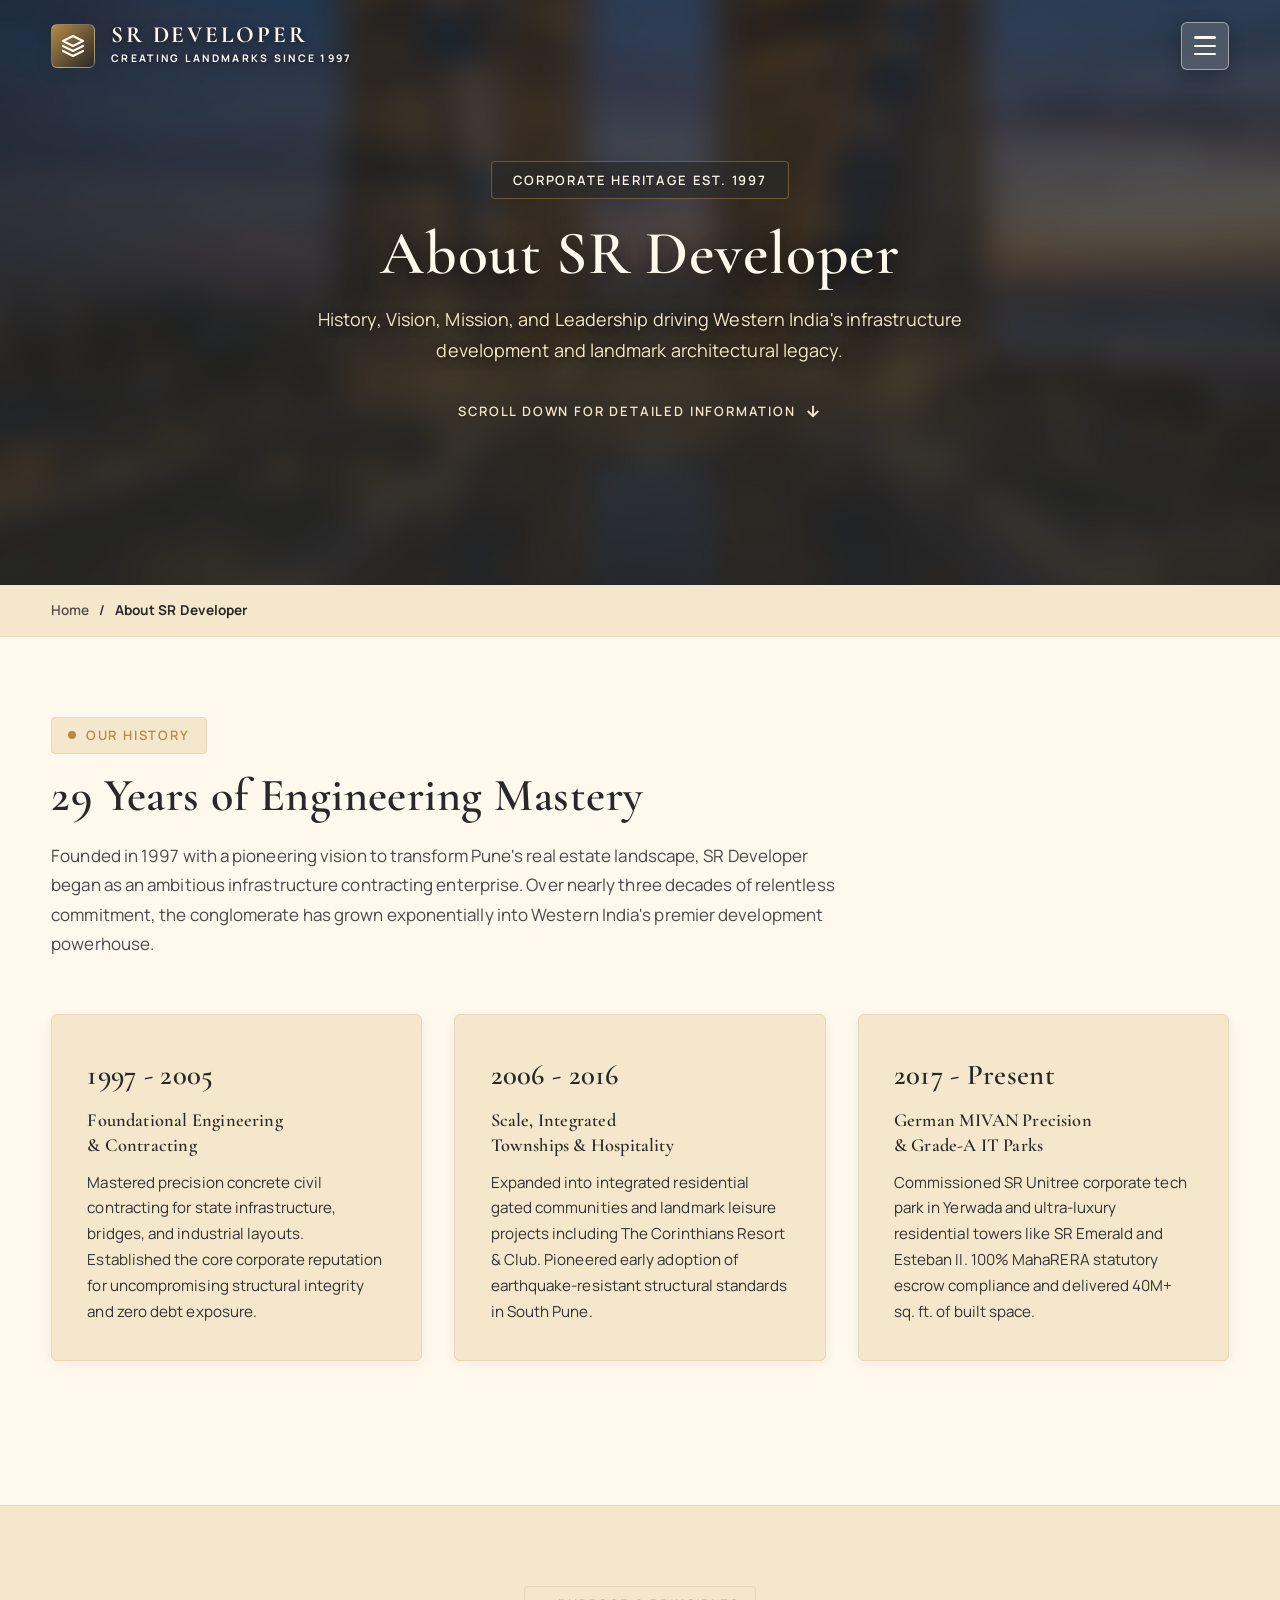
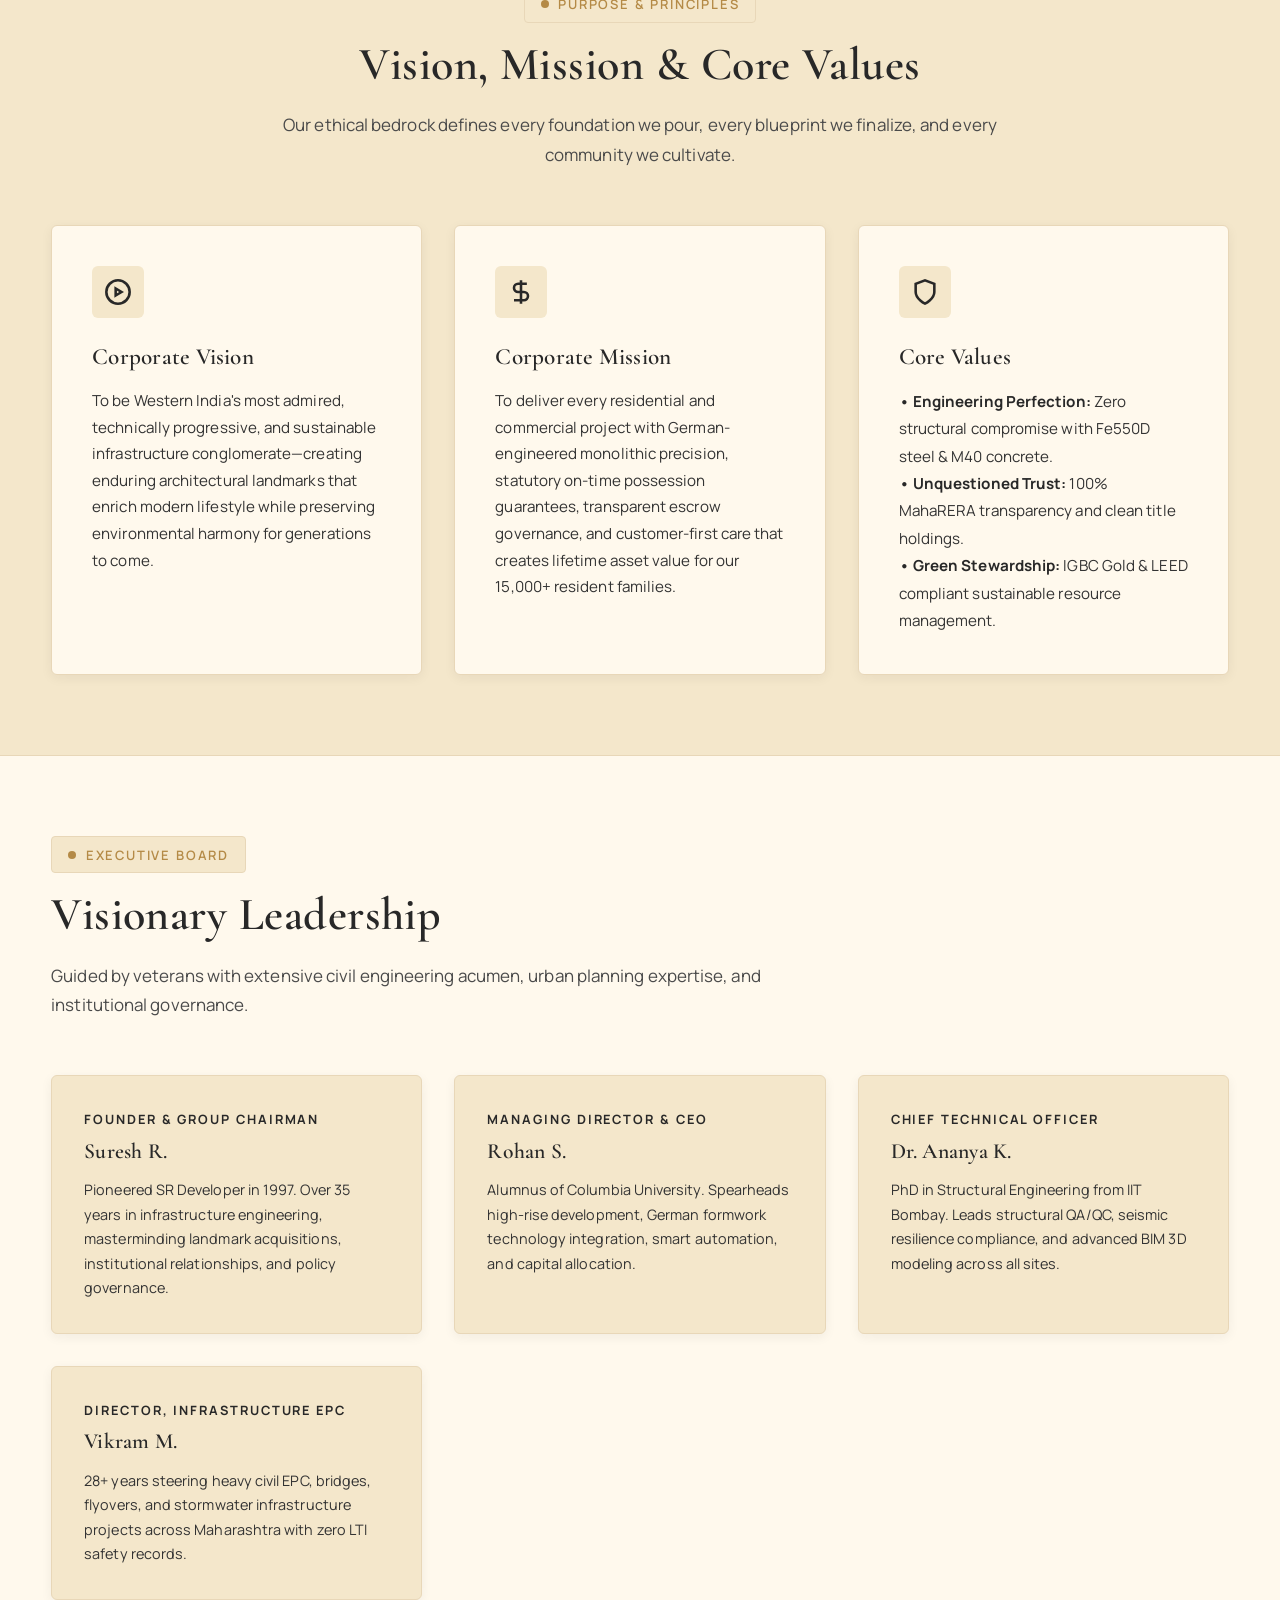
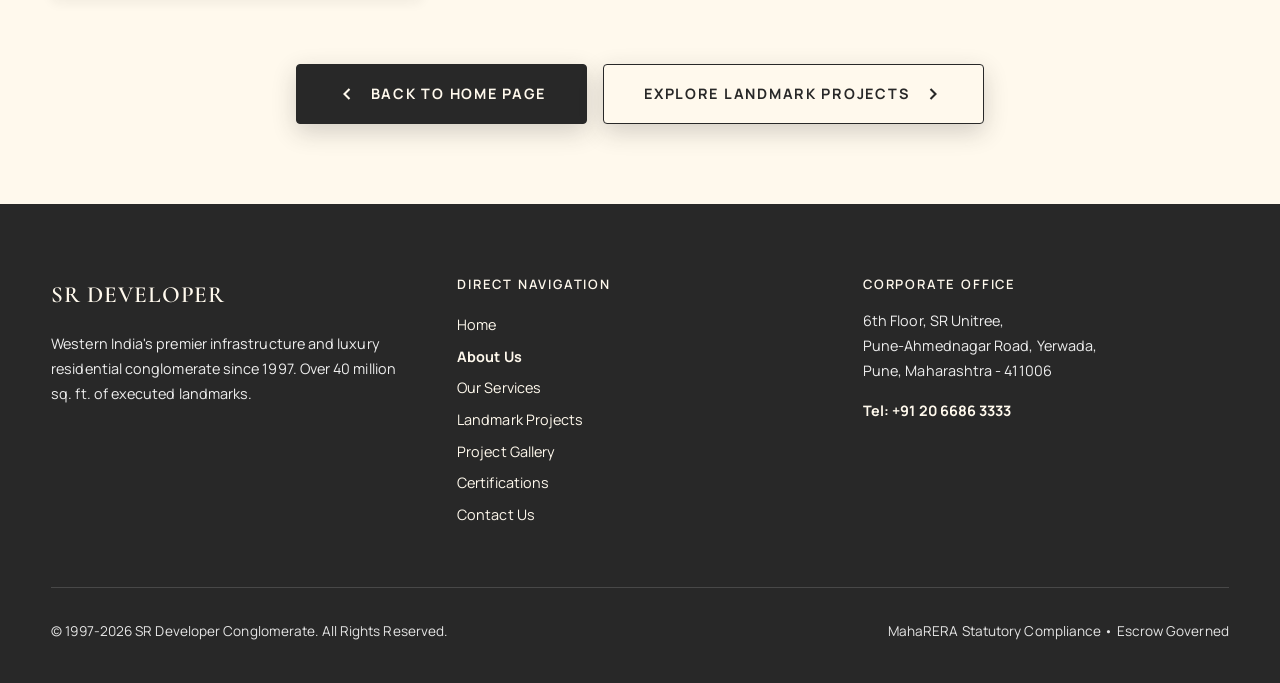
<file: about.html>
<!DOCTYPE html>
<html lang="en">
<head>
  <meta charset="UTF-8">
  <meta name="viewport" content="width=device-width, initial-scale=1.0">
  <title>About SR Developer | History, Vision, Mission &amp; Leadership</title>
  <meta name="description" content="Discover the 29-year legacy of SR Developer. Learn about our founding history, corporate vision, nation-building mission, and executive leadership team.">
  <link rel="canonical" href="https://srdeveloper.com/about.html">

  <!-- Google Fonts: Cormorant Garamond & Manrope -->
  <link rel="preconnect" href="https://fonts.googleapis.com">
  <link rel="preconnect" href="https://fonts.gstatic.com" crossorigin>
  <link href="https://fonts.googleapis.com/css2?family=Cormorant+Garamond:ital,wght@0,500;0,600;0,700;1,500;1,600&family=Manrope:wght@400;500;600;700&display=swap" rel="stylesheet">

  <link rel="stylesheet" href="styles.css">
</head>
<body>

  <!-- Dynamic Scroll Progress Indicator -->
  <div class="scroll-progress-bar" id="scrollProgressBar"></div>

  <!-- Sub-Page Intro Animation Curtain -->
  <div class="intro-curtain" id="introCurtain" data-intro-title="ABOUT US">
    <div class="intro-container">
      <div class="intro-text-step" id="introStep1"></div>
    </div>
  </div>

  <!-- Transparent-to-Solid Sticky Header -->
  <header class="main-header" id="mainHeader">
    <div class="container header-inner">
      <a href="index.html?from=subpage" class="brand-logo" aria-label="SR Developer Homepage">
        <div class="logo-symbol">
          <svg viewBox="0 0 24 24" fill="none" stroke="currentColor" stroke-width="2.2" stroke-linecap="round" stroke-linejoin="round">
            <polygon points="12 2 2 7 12 12 22 7 12 2" />
            <polyline points="2 17 12 22 22 17" />
            <polyline points="2 12 12 17 22 12" />
          </svg>
        </div>
        <div class="logo-text-block">
          <span class="logo-brand-name">SR DEVELOPER</span>
          <span class="logo-tagline">Creating Landmarks Since 1997</span>
        </div>
      </a>

      <!-- 3-Line Hamburger Menu Toggle Button (Right Corner) -->
      <div class="header-actions">
        <button class="menu-toggle-btn" id="menuToggleBtn" aria-label="Toggle Navigation Menu">
          <span></span>
          <span></span>
          <span></span>
        </button>
      </div>
    </div>
  </header>

  <!-- Fullscreen Interactive Mega Menu Overlay -->
  <div class="mega-menu-overlay" id="megaMenuOverlay">
    <button class="mega-menu-close-btn" onclick="closeMegaMenu()" aria-label="Close Menu">
      <svg width="22" height="22" viewBox="0 0 24 24" fill="none" stroke="currentColor" stroke-width="2.5"><path d="M18 6 6 18"/><path d="m6 6 12 12"/></svg>
    </button>
    <div class="mega-menu-left">
      <div>
        <p class="mega-menu-header-tag">SR Developer Conglomerate Navigation</p>
        <ul class="mega-menu-links">
          <li class="mega-menu-item" data-preview="assets/images/hero.jpg" data-caption-title="Home Page" data-caption-desc="Return to the executive homepage showcase.">
            <a href="index.html?from=subpage">
              <div class="menu-main-row">
                <span class="menu-num">00</span>
                <span class="menu-title">Home</span>
              </div>
              <span class="menu-subitems">Main Overview &amp; Interactive Showcase</span>
            </a>
          </li>
          <li class="mega-menu-item active" data-preview="assets/images/hero.jpg" data-caption-title="About SR Developer" data-caption-desc="Founded in 1997. Over 29 years of architectural distinction, ethical governance, and nation-building.">
            <a href="about.html">
              <div class="menu-main-row">
                <span class="menu-num">01</span>
                <span class="menu-title">About</span>
              </div>
              <span class="menu-subitems">History, Vision, Mission, Leadership</span>
            </a>
          </li>
          <li class="mega-menu-item" data-preview="assets/images/unitree.jpg" data-caption-title="Our Core Business Verticals" data-caption-desc="End-to-end engineering excellence across high-rise residential construction, civil infrastructure EPC, and integrated master developments.">
            <a href="services.html">
              <div class="menu-main-row">
                <span class="menu-num">02</span>
                <span class="menu-title">Our Services</span>
              </div>
              <span class="menu-subitems">Construction, Infrastructure, Development</span>
            </a>
          </li>
          <li class="mega-menu-item" data-preview="assets/images/emerald.jpg" data-caption-title="Prestigious Landmark Projects" data-caption-desc="Explore ultra-luxury gated residences, commercial IT business towers, and mixed-use urban landmarks.">
            <a href="projects.html">
              <div class="menu-main-row">
                <span class="menu-num">03</span>
                <span class="menu-title">Projects</span>
              </div>
              <span class="menu-subitems">Ongoing, Completed, Upcoming Projects</span>
            </a>
          </li>
          <li class="mega-menu-item" data-preview="assets/images/esteban.jpg" data-caption-title="Project Visual Gallery" data-caption-desc="High-definition architectural photography, cinematic walkthrough videos, and aerial drone site perspectives.">
            <a href="gallery.html">
              <div class="menu-main-row">
                <span class="menu-num">04</span>
                <span class="menu-title">Project Gallery</span>
              </div>
              <span class="menu-subitems">Photos, Videos, Drone Views</span>
            </a>
          </li>
          <li class="mega-menu-item" data-preview="assets/images/luxury-interior.jpg" data-caption-title="Certifications &amp; Accolades" data-caption-desc="Triple ISO quality compliance, CREDAI &amp; BAI awards, and over 10 million safe LTI-free work hours.">
            <a href="certifications.html">
              <div class="menu-main-row">
                <span class="menu-num">05</span>
                <span class="menu-title">Certifications</span>
              </div>
              <span class="menu-subitems">ISO, Awards, Safety Certificates</span>
            </a>
          </li>
          <li class="mega-menu-item" data-preview="assets/images/corinthians.jpg" data-caption-title="Contact &amp; Connect" data-caption-desc="Institutional enquiry desk, corporate office map in Yerwada, and direct WhatsApp concierge assistance.">
            <a href="contact.html">
              <div class="menu-main-row">
                <span class="menu-num">06</span>
                <span class="menu-title">Contact Us</span>
              </div>
              <span class="menu-subitems">Enquiry Form, Map, WhatsApp</span>
            </a>
          </li>
        </ul>
      </div>

      <div class="mega-menu-footer">
        <div>
          <strong style="color: var(--dark-blue);">Headquarters:</strong> 6th Floor, SR Unitree, Yerwada, Pune - 411006
        </div>
        <div>
          <a href="tel:+912066863333" style="color: var(--dark-blue); font-weight: 700;">+91 20 6686 3333</a>
        </div>
      </div>
    </div>

    <div class="mega-menu-right">
      <img src="assets/images/hero.jpg" alt="Preview Showcase" class="mega-preview-bg" id="megaPreviewImg">
      <div class="mega-preview-overlay"></div>
      <div class="mega-preview-caption">
        <h4 id="megaCaptionTitle">About SR Developer</h4>
        <p id="megaCaptionDesc">Founded in 1997. Over 29 years of architectural distinction, ethical governance, and nation-building.</p>
      </div>
    </div>
  </div>

  <!-- Sub-Page Hero Banner with Blurred Background & Large Title -->
  <section class="subpage-hero">
    <div class="subpage-hero-bg" style="background-image: url('assets/images/hero.jpg');"></div>
    <div class="subpage-hero-overlay"></div>
    <div class="subpage-hero-content">
      <span class="subpage-hero-tag">Corporate Heritage Est. 1997</span>
      <h1 class="subpage-hero-title">About SR Developer</h1>
      <p class="subpage-hero-desc">History, Vision, Mission, and Leadership driving Western India's infrastructure development and landmark architectural legacy.</p>
      <div class="subpage-scroll-cue">
        <span>Scroll Down For Detailed Information</span>
        <svg viewBox="0 0 24 24" fill="none" stroke="currentColor" stroke-width="2.5"><path d="M12 5v14M19 12l-7 7-7-7"/></svg>
      </div>
    </div>
  </section>

  <!-- Breadcrumb Navigation Bar -->
  <nav class="breadcrumb-strip" style="background: var(--off-white); border-bottom: 1px solid var(--border-subtle); padding: 0.85rem 0;" aria-label="Breadcrumb">
    <div class="container" style="display: flex; align-items: center; gap: 0.6rem; font-size: 0.85rem; font-weight: 600; color: var(--dark-blue);">
      <a href="index.html?from=subpage" style="color: var(--dark-blue); opacity: 0.8;">Home</a>
      <span>/</span>
      <span style="color: var(--dark-blue); font-weight: 700;">About SR Developer</span>
    </div>
  </nav>

  <!-- Full History Section -->
  <section style="padding: 5rem 0; background: var(--pure-white);">
    <div class="container">
      <div style="max-width: 900px; margin-bottom: 3.5rem;">
        <span class="section-tag">Our History</span>
        <h2 class="section-heading">29 Years of Engineering Mastery</h2>
        <p class="section-subtext">
          Founded in 1997 with a pioneering vision to transform Pune's real estate landscape, SR Developer began as an ambitious infrastructure contracting enterprise. Over nearly three decades of relentless commitment, the conglomerate has grown exponentially into Western India's premier development powerhouse.
        </p>
      </div>

      <div style="display: grid; grid-template-columns: repeat(auto-fit, minmax(320px, 1fr)); gap: 2rem; margin-bottom: 4rem;">
        <div style="background: var(--off-white); padding: 2.2rem; border-radius: 6px; border: 1.5px solid var(--border-subtle); box-shadow: var(--shadow-sm);">
          <div style="font-family: var(--font-heading); font-size: 1.8rem; font-weight: 600; color: var(--dark-blue); margin-bottom: 0.5rem; letter-spacing: var(--ls-heading);">1997 - 2005</div>
          <h3 style="font-size: 1.15rem; font-weight: 600; color: var(--dark-blue); margin-bottom: 0.75rem; line-height: 1.35;">Foundational Engineering &amp; Contracting</h3>
          <p style="color: var(--text-body); font-size: 0.95rem; line-height: 1.7;">
            Mastered precision concrete civil contracting for state infrastructure, bridges, and industrial layouts. Established the core corporate reputation for uncompromising structural integrity and zero debt exposure.
          </p>
        </div>

        <div style="background: var(--off-white); padding: 2.2rem; border-radius: 6px; border: 1.5px solid var(--border-subtle); box-shadow: var(--shadow-sm);">
          <div style="font-family: var(--font-heading); font-size: 1.8rem; font-weight: 600; color: var(--dark-blue); margin-bottom: 0.5rem; letter-spacing: var(--ls-heading);">2006 - 2016</div>
          <h3 style="font-size: 1.15rem; font-weight: 600; color: var(--dark-blue); margin-bottom: 0.75rem; line-height: 1.35;">Scale, Integrated Townships &amp; Hospitality</h3>
          <p style="color: var(--text-body); font-size: 0.95rem; line-height: 1.7;">
            Expanded into integrated residential gated communities and landmark leisure projects including The Corinthians Resort &amp; Club. Pioneered early adoption of earthquake-resistant structural standards in South Pune.
          </p>
        </div>

        <div style="background: var(--off-white); padding: 2.2rem; border-radius: 6px; border: 1.5px solid var(--border-subtle); box-shadow: var(--shadow-sm);">
          <div style="font-family: var(--font-heading); font-size: 1.8rem; font-weight: 600; color: var(--dark-blue); margin-bottom: 0.5rem; letter-spacing: var(--ls-heading);">2017 - Present</div>
          <h3 style="font-size: 1.15rem; font-weight: 600; color: var(--dark-blue); margin-bottom: 0.75rem; line-height: 1.35;">German MIVAN Precision &amp; Grade-A IT Parks</h3>
          <p style="color: var(--text-body); font-size: 0.95rem; line-height: 1.7;">
            Commissioned SR Unitree corporate tech park in Yerwada and ultra-luxury residential towers like SR Emerald and Esteban II. 100% MahaRERA statutory escrow compliance and delivered 40M+ sq. ft. of built space.
          </p>
        </div>
      </div>
    </div>
  </section>

  <!-- Vision, Mission & Values -->
  <section style="padding: 5rem 0; background: var(--off-white); border-top: 1px solid var(--border-subtle); border-bottom: 1px solid var(--border-subtle);">
    <div class="container">
      <div style="text-align: center; max-width: 800px; margin: 0 auto 3.5rem auto;">
        <span class="section-tag">Purpose &amp; Principles</span>
        <h2 class="section-heading">Vision, Mission &amp; Core Values</h2>
        <p class="section-subtext" style="margin: 0 auto;">Our ethical bedrock defines every foundation we pour, every blueprint we finalize, and every community we cultivate.</p>
      </div>

      <div style="display: grid; grid-template-columns: repeat(auto-fit, minmax(320px, 1fr)); gap: 2rem;">
        <!-- Vision -->
        <div style="background: var(--pure-white); padding: 2.5rem; border-radius: 6px; border: 1.5px solid var(--border-subtle); box-shadow: var(--shadow-sm);">
          <div style="width: 52px; height: 52px; background: var(--light-sky-blue); border-radius: 6px; display: flex; align-items: center; justify-content: center; margin-bottom: 1.5rem; color: var(--dark-blue);">
            <svg width="28" height="28" viewBox="0 0 24 24" fill="none" stroke="currentColor" stroke-width="2.2"><circle cx="12" cy="12" r="10"/><path d="m10 15 5-3-5-3v6Z"/></svg>
          </div>
          <h3 style="font-family: var(--font-heading); font-size: 1.45rem; font-weight: 600; color: var(--dark-blue); margin-bottom: 1rem; line-height: 1.3;">Corporate Vision</h3>
          <p style="color: var(--text-body); font-size: 0.95rem; line-height: 1.75;">
            To be Western India's most admired, technically progressive, and sustainable infrastructure conglomerate&mdash;creating enduring architectural landmarks that enrich modern lifestyle while preserving environmental harmony for generations to come.
          </p>
        </div>

        <!-- Mission -->
        <div style="background: var(--pure-white); padding: 2.5rem; border-radius: 6px; border: 1.5px solid var(--border-subtle); box-shadow: var(--shadow-sm);">
          <div style="width: 52px; height: 52px; background: var(--light-sky-blue); border-radius: 6px; display: flex; align-items: center; justify-content: center; margin-bottom: 1.5rem; color: var(--dark-blue);">
            <svg width="28" height="28" viewBox="0 0 24 24" fill="none" stroke="currentColor" stroke-width="2.2"><path d="M12 2v20M17 5H9.5a3.5 3.5 0 0 0 0 7h5a3.5 3.5 0 0 1 0 7H6"/></svg>
          </div>
          <h3 style="font-family: var(--font-heading); font-size: 1.45rem; font-weight: 600; color: var(--dark-blue); margin-bottom: 1rem; line-height: 1.3;">Corporate Mission</h3>
          <p style="color: var(--text-body); font-size: 0.95rem; line-height: 1.75;">
            To deliver every residential and commercial project with German-engineered monolithic precision, statutory on-time possession guarantees, transparent escrow governance, and customer-first care that creates lifetime asset value for our 15,000+ resident families.
          </p>
        </div>

        <!-- Values -->
        <div style="background: var(--pure-white); padding: 2.5rem; border-radius: 6px; border: 1.5px solid var(--border-subtle); box-shadow: var(--shadow-sm);">
          <div style="width: 52px; height: 52px; background: var(--light-sky-blue); border-radius: 6px; display: flex; align-items: center; justify-content: center; margin-bottom: 1.5rem; color: var(--dark-blue);">
            <svg width="28" height="28" viewBox="0 0 24 24" fill="none" stroke="currentColor" stroke-width="2.2"><path d="M12 22s8-4 8-10V5l-8-3-8 3v7c0 6 8 10 8 10z"/></svg>
          </div>
          <h3 style="font-family: var(--font-heading); font-size: 1.45rem; font-weight: 600; color: var(--dark-blue); margin-bottom: 1rem; line-height: 1.3;">Core Values</h3>
          <ul style="list-style: none; padding: 0; color: var(--text-body); font-size: 0.95rem; line-height: 1.8;">
            <li><strong style="color: var(--dark-blue);">&bull; Engineering Perfection:</strong> Zero structural compromise with Fe550D steel &amp; M40 concrete.</li>
            <li><strong style="color: var(--dark-blue);">&bull; Unquestioned Trust:</strong> 100% MahaRERA transparency and clean title holdings.</li>
            <li><strong style="color: var(--dark-blue);">&bull; Green Stewardship:</strong> IGBC Gold &amp; LEED compliant sustainable resource management.</li>
          </ul>
        </div>
      </div>
    </div>
  </section>

  <!-- Executive Leadership Directory -->
  <section style="padding: 5rem 0; background: var(--pure-white);">
    <div class="container">
      <div style="max-width: 850px; margin-bottom: 3.5rem;">
        <span class="section-tag">Executive Board</span>
        <h2 class="section-heading">Visionary Leadership</h2>
        <p class="section-subtext">Guided by veterans with extensive civil engineering acumen, urban planning expertise, and institutional governance.</p>
      </div>

      <div style="display: grid; grid-template-columns: repeat(auto-fit, minmax(280px, 1fr)); gap: 2rem;">
        <!-- Leader 1 -->
        <div style="background: var(--off-white); border-radius: 6px; border: 1.5px solid var(--border-subtle); overflow: hidden; box-shadow: var(--shadow-sm);">
          <div style="padding: 2rem;">
            <div style="font-size: 0.8rem; font-weight: 700; text-transform: uppercase; color: var(--dark-blue); letter-spacing: 0.15em; margin-bottom: 0.4rem;">Founder &amp; Group Chairman</div>
            <h3 style="font-family: var(--font-heading); font-size: 1.35rem; font-weight: 600; color: var(--dark-blue); margin-bottom: 0.85rem; line-height: 1.3;">Suresh R.</h3>
            <p style="color: var(--text-body); font-size: 0.9rem; line-height: 1.7;">
              Pioneered SR Developer in 1997. Over 35 years in infrastructure engineering, masterminding landmark acquisitions, institutional relationships, and policy governance.
            </p>
          </div>
        </div>

        <!-- Leader 2 -->
        <div style="background: var(--off-white); border-radius: 6px; border: 1.5px solid var(--border-subtle); overflow: hidden; box-shadow: var(--shadow-sm);">
          <div style="padding: 2rem;">
            <div style="font-size: 0.8rem; font-weight: 700; text-transform: uppercase; color: var(--dark-blue); letter-spacing: 0.15em; margin-bottom: 0.4rem;">Managing Director &amp; CEO</div>
            <h3 style="font-family: var(--font-heading); font-size: 1.35rem; font-weight: 600; color: var(--dark-blue); margin-bottom: 0.85rem; line-height: 1.3;">Rohan S.</h3>
            <p style="color: var(--text-body); font-size: 0.9rem; line-height: 1.7;">
              Alumnus of Columbia University. Spearheads high-rise development, German formwork technology integration, smart automation, and capital allocation.
            </p>
          </div>
        </div>

        <!-- Leader 3 -->
        <div style="background: var(--off-white); border-radius: 6px; border: 1.5px solid var(--border-subtle); overflow: hidden; box-shadow: var(--shadow-sm);">
          <div style="padding: 2rem;">
            <div style="font-size: 0.8rem; font-weight: 700; text-transform: uppercase; color: var(--dark-blue); letter-spacing: 0.15em; margin-bottom: 0.4rem;">Chief Technical Officer</div>
            <h3 style="font-family: var(--font-heading); font-size: 1.35rem; font-weight: 600; color: var(--dark-blue); margin-bottom: 0.85rem; line-height: 1.3;">Dr. Ananya K.</h3>
            <p style="color: var(--text-body); font-size: 0.9rem; line-height: 1.7;">
              PhD in Structural Engineering from IIT Bombay. Leads structural QA/QC, seismic resilience compliance, and advanced BIM 3D modeling across all sites.
            </p>
          </div>
        </div>

        <!-- Leader 4 -->
        <div style="background: var(--off-white); border-radius: 6px; border: 1.5px solid var(--border-subtle); overflow: hidden; box-shadow: var(--shadow-sm);">
          <div style="padding: 2rem;">
            <div style="font-size: 0.8rem; font-weight: 700; text-transform: uppercase; color: var(--dark-blue); letter-spacing: 0.15em; margin-bottom: 0.4rem;">Director, Infrastructure EPC</div>
            <h3 style="font-family: var(--font-heading); font-size: 1.35rem; font-weight: 600; color: var(--dark-blue); margin-bottom: 0.85rem; line-height: 1.3;">Vikram M.</h3>
            <p style="color: var(--text-body); font-size: 0.9rem; line-height: 1.7;">
              28+ years steering heavy civil EPC, bridges, flyovers, and stormwater infrastructure projects across Maharashtra with zero LTI safety records.
            </p>
          </div>
        </div>
      </div>

      <!-- Action Row -->
      <div class="teaser-action-row" style="margin-top: 4rem;">
        <a href="index.html?from=subpage" class="btn-teaser-view">
          <svg width="20" height="20" viewBox="0 0 24 24" fill="none" stroke="currentColor" stroke-width="2.5"><path d="m15 18-6-6 6-6"/></svg>
          Back To Home Page
        </a>
        <a href="projects.html" class="btn-teaser-view" style="margin-left: 1rem; background: var(--pure-white); color: var(--dark-blue); border-color: var(--dark-blue);">
          Explore Landmark Projects
          <svg width="20" height="20" viewBox="0 0 24 24" fill="none" stroke="currentColor" stroke-width="2.5"><path d="m9 18 6-6-6-6"/></svg>
        </a>
      </div>
    </div>
  </section>

  <!-- Corporate Footer -->
  <footer style="background: var(--dark-blue); color: var(--pure-white); padding: 4.5rem 0 2.5rem 0;">
    <div class="container">
      <div style="display: grid; grid-template-columns: repeat(auto-fit, minmax(240px, 1fr)); gap: 2.5rem; margin-bottom: 3.5rem;">
        <div>
          <h4 style="font-family: var(--font-heading); font-size: 1.3rem; font-weight: 600; margin-bottom: 1rem; color: var(--pure-white);">SR DEVELOPER</h4>
          <p style="color: rgba(255, 255, 255, 0.92); font-size: 0.9rem; line-height: 1.7;">
            Western India's premier infrastructure and luxury residential conglomerate since 1997. Over 40 million sq. ft. of executed landmarks.
          </p>
        </div>
        <div>
          <h5 style="font-size: 0.9rem; text-transform: uppercase; letter-spacing: 0.15em; color: var(--pure-white); margin-bottom: 1rem;">Direct Navigation</h5>
          <ul style="list-style: none; padding: 0; line-height: 2.2; font-size: 0.9rem;">
            <li><a href="index.html?from=subpage" style="color: var(--pure-white);">Home</a></li>
            <li><a href="about.html" style="color: var(--pure-white); font-weight: 700;">About Us</a></li>
            <li><a href="services.html" style="color: var(--pure-white);">Our Services</a></li>
            <li><a href="projects.html" style="color: var(--pure-white);">Landmark Projects</a></li>
            <li><a href="gallery.html" style="color: var(--pure-white);">Project Gallery</a></li>
            <li><a href="certifications.html" style="color: var(--pure-white);">Certifications</a></li>
            <li><a href="contact.html" style="color: var(--pure-white);">Contact Us</a></li>
          </ul>
        </div>
        <div>
          <h5 style="font-size: 0.9rem; text-transform: uppercase; letter-spacing: 0.15em; color: var(--pure-white); margin-bottom: 1rem;">Corporate Office</h5>
          <p style="color: rgba(255, 255, 255, 0.92); font-size: 0.9rem; line-height: 1.7;">
            6th Floor, SR Unitree,<br>
            Pune-Ahmednagar Road, Yerwada,<br>
            Pune, Maharashtra - 411006
          </p>
          <p style="margin-top: 1rem; color: var(--pure-white); font-weight: 700;">
            Tel: +91 20 6686 3333
          </p>
        </div>
      </div>
      <div style="border-top: 1px solid rgba(255, 255, 255, 0.15); padding-top: 2rem; display: flex; justify-content: space-between; align-items: center; flex-wrap: wrap; gap: 1rem; font-size: 0.85rem; color: rgba(255, 255, 255, 0.88);">
        <div>&copy; 1997-2026 SR Developer Conglomerate. All Rights Reserved.</div>
        <div>MahaRERA Statutory Compliance &bull; Escrow Governed</div>
      </div>
    </div>
  </footer>

  <script src="script.js"></script>
</body>
</html>
</file>
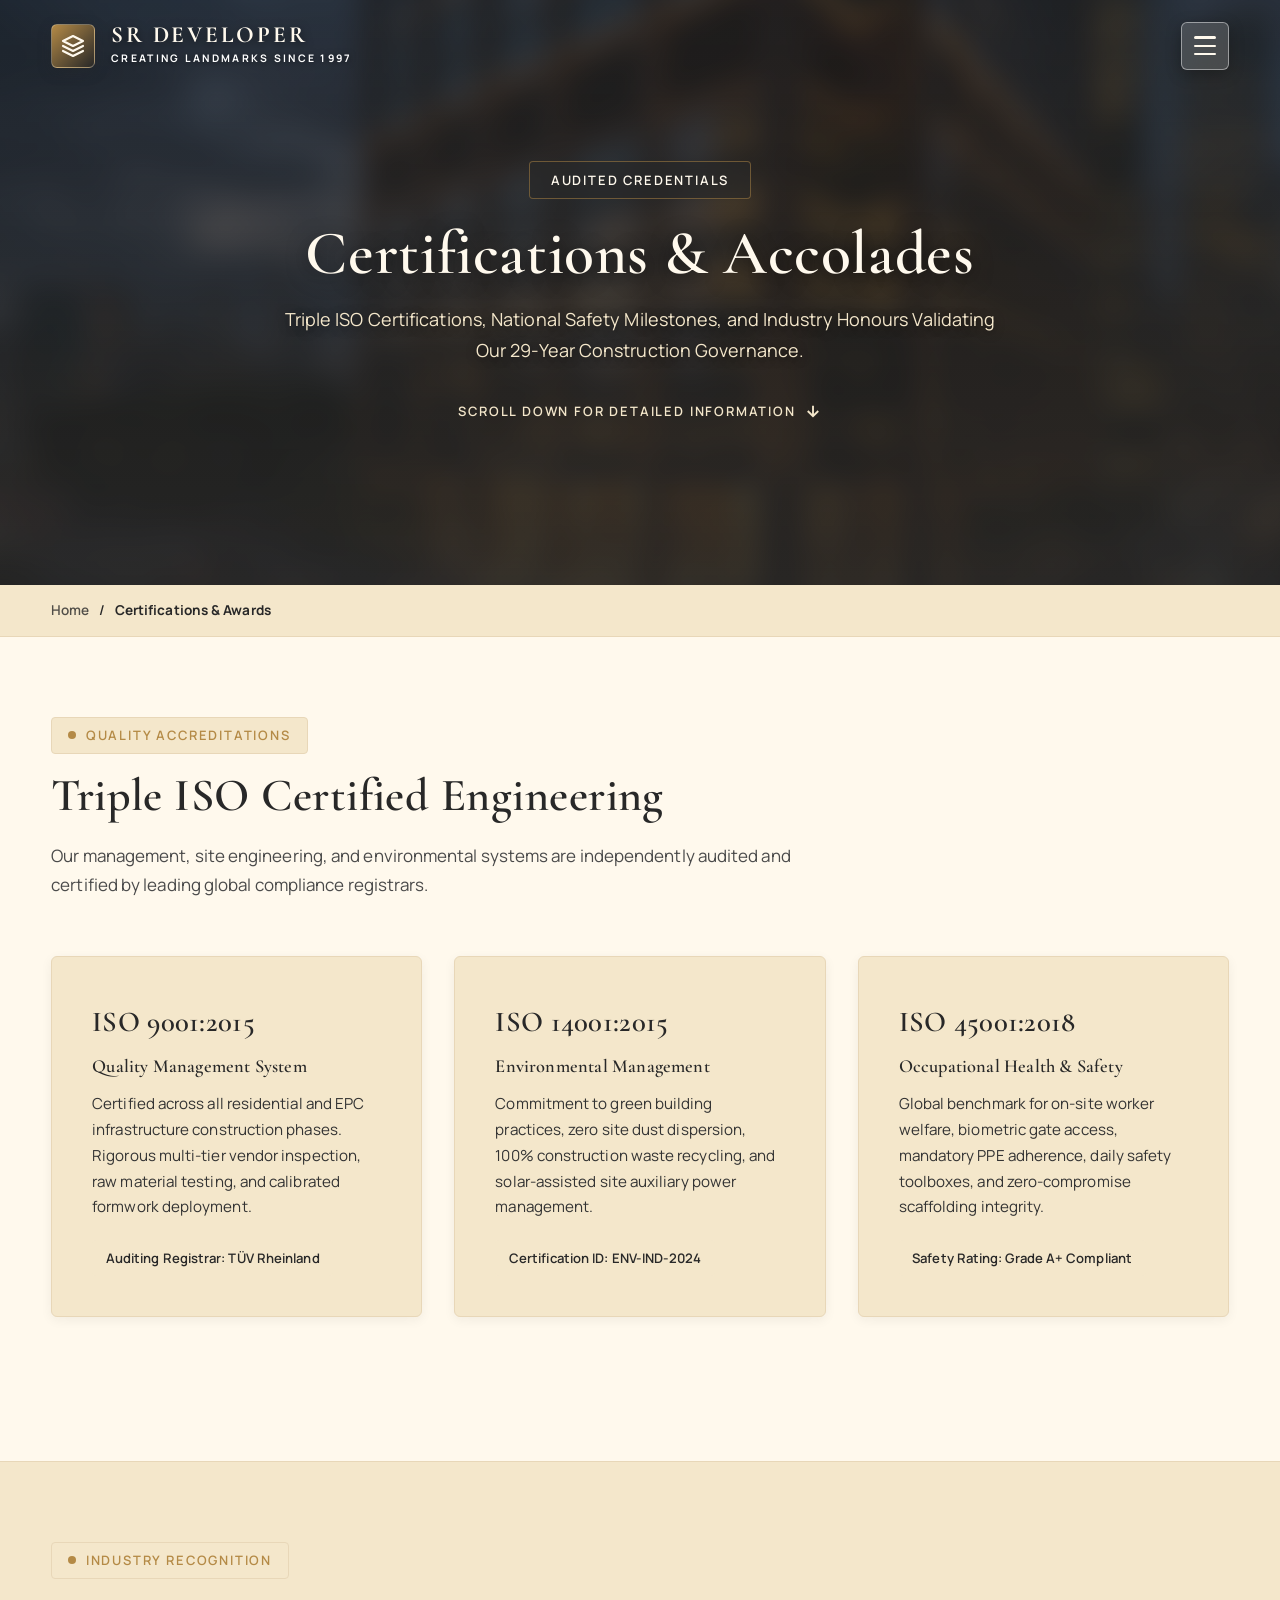
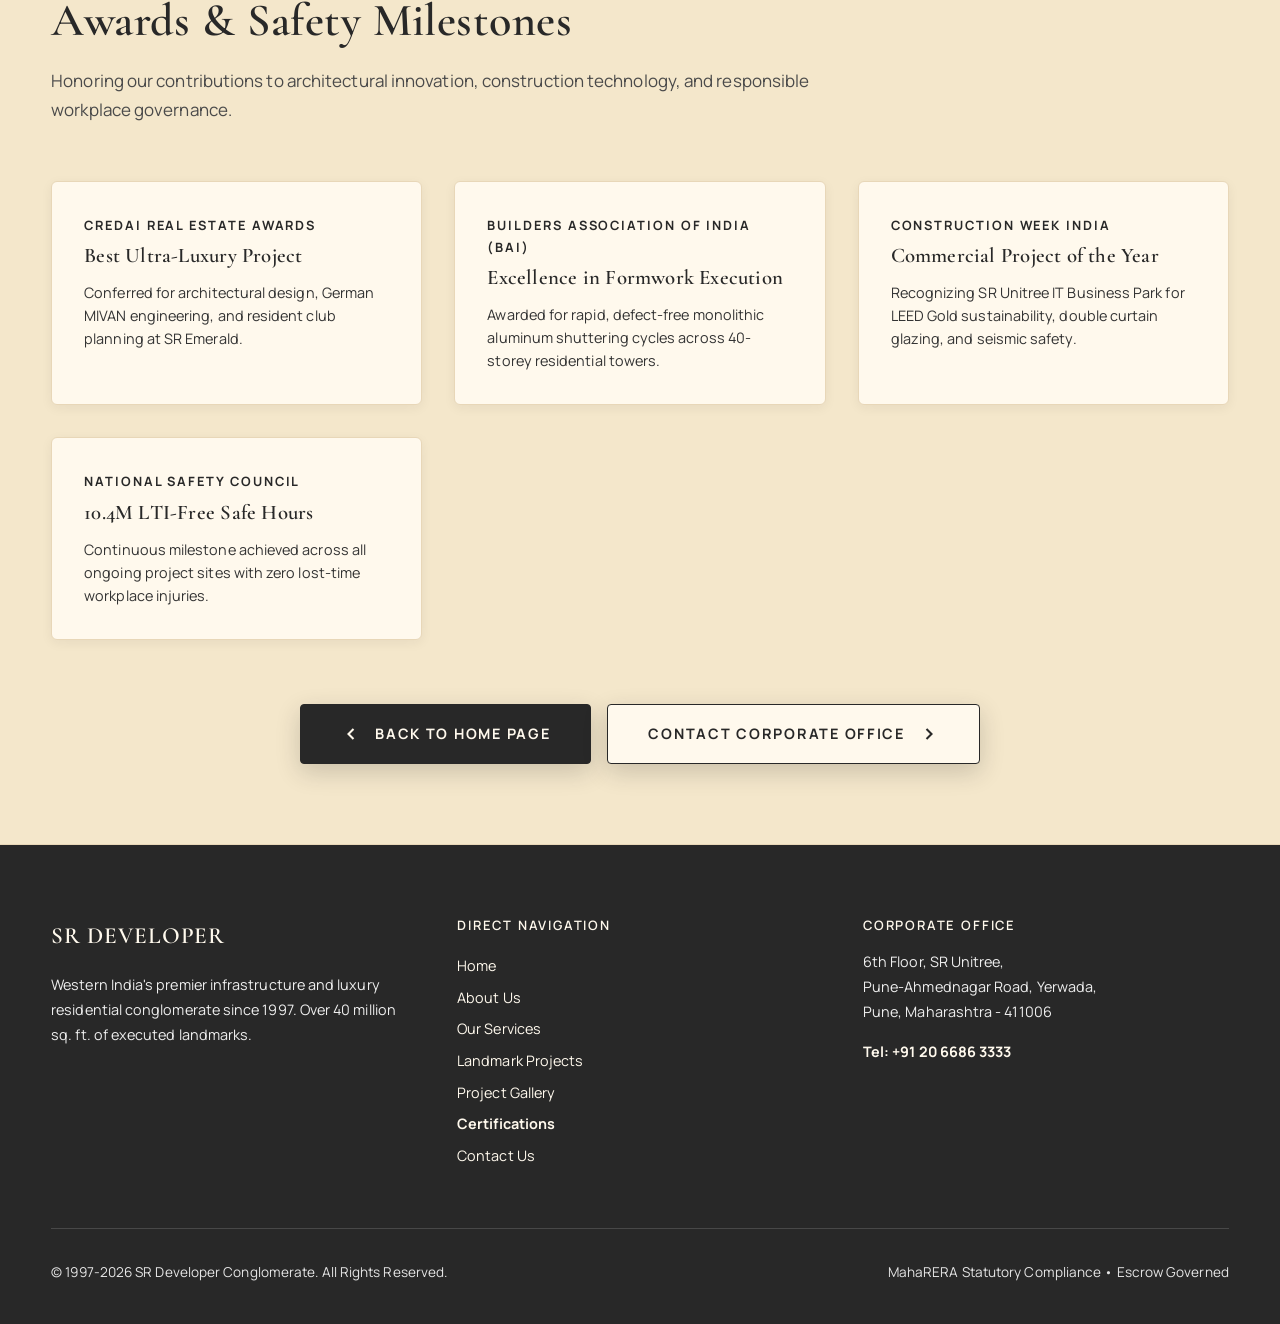
<file: certifications.html>
<!DOCTYPE html>
<html lang="en">
<head>
  <meta charset="UTF-8">
  <meta name="viewport" content="width=device-width, initial-scale=1.0">
  <title>Certifications &amp; Accolades | ISO, Awards &amp; Safety | SR Developer</title>
  <meta name="description" content="View SR Developer's statutory accreditations: Triple ISO certifications, CREDAI &amp; BAI excellence awards, and over 10.4 million safe LTI-free construction hours.">
  <link rel="canonical" href="https://srdeveloper.com/certifications.html">

  <!-- Google Fonts: Cormorant Garamond & Manrope -->
  <link rel="preconnect" href="https://fonts.googleapis.com">
  <link rel="preconnect" href="https://fonts.gstatic.com" crossorigin>
  <link href="https://fonts.googleapis.com/css2?family=Cormorant+Garamond:ital,wght@0,500;0,600;0,700;1,500;1,600&family=Manrope:wght@400;500;600;700&display=swap" rel="stylesheet">

  <link rel="stylesheet" href="styles.css">
</head>
<body>

  <!-- Dynamic Scroll Progress Indicator -->
  <div class="scroll-progress-bar" id="scrollProgressBar"></div>

  <!-- Sub-Page Intro Animation Curtain -->
  <div class="intro-curtain" id="introCurtain" data-intro-title="CERTIFICATIONS">
    <div class="intro-container">
      <div class="intro-text-step" id="introStep1"></div>
    </div>
  </div>

  <!-- Transparent-to-Solid Sticky Header -->
  <header class="main-header" id="mainHeader">
    <div class="container header-inner">
      <a href="index.html?from=subpage" class="brand-logo" aria-label="SR Developer Homepage">
        <div class="logo-symbol">
          <svg viewBox="0 0 24 24" fill="none" stroke="currentColor" stroke-width="2.2" stroke-linecap="round" stroke-linejoin="round">
            <polygon points="12 2 2 7 12 12 22 7 12 2" />
            <polyline points="2 17 12 22 22 17" />
            <polyline points="2 12 12 17 22 12" />
          </svg>
        </div>
        <div class="logo-text-block">
          <span class="logo-brand-name">SR DEVELOPER</span>
          <span class="logo-tagline">Creating Landmarks Since 1997</span>
        </div>
      </a>

      <!-- 3-Line Hamburger Menu Toggle Button (Right Corner) -->
      <div class="header-actions">
        <button class="menu-toggle-btn" id="menuToggleBtn" aria-label="Toggle Navigation Menu">
          <span></span>
          <span></span>
          <span></span>
        </button>
      </div>
    </div>
  </header>

  <!-- Fullscreen Interactive Mega Menu Overlay -->
  <div class="mega-menu-overlay" id="megaMenuOverlay">
    <button class="mega-menu-close-btn" onclick="closeMegaMenu()" aria-label="Close Menu">
      <svg width="22" height="22" viewBox="0 0 24 24" fill="none" stroke="currentColor" stroke-width="2.5"><path d="M18 6 6 18"/><path d="m6 6 12 12"/></svg>
    </button>
    <div class="mega-menu-left">
      <div>
        <p class="mega-menu-header-tag">SR Developer Conglomerate Navigation</p>
        <ul class="mega-menu-links">
          <li class="mega-menu-item" data-preview="assets/images/hero.jpg" data-caption-title="Home Page" data-caption-desc="Return to the executive homepage showcase.">
            <a href="index.html?from=subpage">
              <div class="menu-main-row">
                <span class="menu-num">00</span>
                <span class="menu-title">Home</span>
              </div>
              <span class="menu-subitems">Main Overview &amp; Interactive Showcase</span>
            </a>
          </li>
          <li class="mega-menu-item" data-preview="assets/images/hero.jpg" data-caption-title="About SR Developer" data-caption-desc="Founded in 1997. Over 29 years of architectural distinction, ethical governance, and nation-building.">
            <a href="about.html">
              <div class="menu-main-row">
                <span class="menu-num">01</span>
                <span class="menu-title">About</span>
              </div>
              <span class="menu-subitems">History, Vision, Mission, Leadership</span>
            </a>
          </li>
          <li class="mega-menu-item" data-preview="assets/images/unitree.jpg" data-caption-title="Our Core Business Verticals" data-caption-desc="End-to-end engineering excellence across high-rise residential construction, civil infrastructure EPC, and integrated master developments.">
            <a href="services.html">
              <div class="menu-main-row">
                <span class="menu-num">02</span>
                <span class="menu-title">Our Services</span>
              </div>
              <span class="menu-subitems">Construction, Infrastructure, Development</span>
            </a>
          </li>
          <li class="mega-menu-item" data-preview="assets/images/emerald.jpg" data-caption-title="Prestigious Landmark Projects" data-caption-desc="Explore ultra-luxury gated residences, commercial IT business towers, and mixed-use urban landmarks.">
            <a href="projects.html">
              <div class="menu-main-row">
                <span class="menu-num">03</span>
                <span class="menu-title">Projects</span>
              </div>
              <span class="menu-subitems">Ongoing, Completed, Upcoming Projects</span>
            </a>
          </li>
          <li class="mega-menu-item" data-preview="assets/images/esteban.jpg" data-caption-title="Project Visual Gallery" data-caption-desc="High-definition architectural photography, cinematic walkthrough videos, and aerial drone site perspectives.">
            <a href="gallery.html">
              <div class="menu-main-row">
                <span class="menu-num">04</span>
                <span class="menu-title">Project Gallery</span>
              </div>
              <span class="menu-subitems">Photos, Videos, Drone Views</span>
            </a>
          </li>
          <li class="mega-menu-item active" data-preview="assets/images/luxury-interior.jpg" data-caption-title="Certifications &amp; Accolades" data-caption-desc="Triple ISO quality compliance, CREDAI &amp; BAI awards, and over 10 million safe LTI-free work hours.">
            <a href="certifications.html">
              <div class="menu-main-row">
                <span class="menu-num">05</span>
                <span class="menu-title">Certifications</span>
              </div>
              <span class="menu-subitems">ISO, Awards, Safety Certificates</span>
            </a>
          </li>
          <li class="mega-menu-item" data-preview="assets/images/corinthians.jpg" data-caption-title="Contact &amp; Connect" data-caption-desc="Institutional enquiry desk, corporate office map in Yerwada, and direct WhatsApp concierge assistance.">
            <a href="contact.html">
              <div class="menu-main-row">
                <span class="menu-num">06</span>
                <span class="menu-title">Contact Us</span>
              </div>
              <span class="menu-subitems">Enquiry Form, Map, WhatsApp</span>
            </a>
          </li>
        </ul>
      </div>

      <div class="mega-menu-footer">
        <div>
          <strong style="color: var(--dark-blue);">Headquarters:</strong> 6th Floor, SR Unitree, Yerwada, Pune - 411006
        </div>
        <div>
          <a href="tel:+912066863333" style="color: var(--dark-blue); font-weight: 700;">+91 20 6686 3333</a>
        </div>
      </div>
    </div>

    <div class="mega-menu-right">
      <img src="assets/images/luxury-interior.jpg" alt="Preview Showcase" class="mega-preview-bg" id="megaPreviewImg">
      <div class="mega-preview-overlay"></div>
      <div class="mega-preview-caption">
        <h4 id="megaCaptionTitle">Certifications</h4>
        <p id="megaCaptionDesc">Triple ISO, National Safety Council &amp; CREDAI Industry Accolades.</p>
      </div>
    </div>
  </div>

  <!-- Sub-Page Hero Banner with Blurred Background & Large Title -->
  <section class="subpage-hero">
    <div class="subpage-hero-bg" style="background-image: url('assets/images/engineering-standards.jpg');"></div>
    <div class="subpage-hero-overlay"></div>
    <div class="subpage-hero-content">
      <span class="subpage-hero-tag">Audited Credentials</span>
      <h1 class="subpage-hero-title">Certifications &amp; Accolades</h1>
      <p class="subpage-hero-desc">Triple ISO Certifications, National Safety Milestones, and Industry Honours Validating Our 29-Year Construction Governance.</p>
      <div class="subpage-scroll-cue">
        <span>Scroll Down For Detailed Information</span>
        <svg viewBox="0 0 24 24" fill="none" stroke="currentColor" stroke-width="2.5"><path d="M12 5v14M19 12l-7 7-7-7"/></svg>
      </div>
    </div>
  </section>

  <!-- Breadcrumb Navigation Bar -->
  <nav class="breadcrumb-strip" style="background: var(--off-white); border-bottom: 1px solid var(--border-subtle); padding: 0.85rem 0;" aria-label="Breadcrumb">
    <div class="container" style="display: flex; align-items: center; gap: 0.6rem; font-size: 0.85rem; font-weight: 600; color: var(--dark-blue);">
      <a href="index.html?from=subpage" style="color: var(--dark-blue); opacity: 0.8;">Home</a>
      <span>/</span>
      <span style="color: var(--dark-blue); font-weight: 700;">Certifications &amp; Awards</span>
    </div>
  </nav>

  <!-- ISO Accreditations Section -->
  <section style="padding: 5rem 0; background: var(--pure-white);">
    <div class="container">
      <div style="max-width: 850px; margin-bottom: 3.5rem;">
        <span class="section-tag">Quality Accreditations</span>
        <h2 class="section-heading">Triple ISO Certified Engineering</h2>
        <p class="section-subtext">Our management, site engineering, and environmental systems are independently audited and certified by leading global compliance registrars.</p>
      </div>

      <div style="display: grid; grid-template-columns: repeat(auto-fit, minmax(320px, 1fr)); gap: 2rem; margin-bottom: 4rem;">
        
        <!-- ISO 9001 -->
        <div style="background: var(--off-white); padding: 2.5rem; border-radius: 6px; border: 1.5px solid var(--border-subtle); box-shadow: var(--shadow-sm);">
          <div style="font-family: var(--font-heading); font-size: 1.8rem; font-weight: 600; color: var(--dark-blue); margin-bottom: 0.5rem; letter-spacing: var(--ls-heading);">ISO 9001:2015</div>
          <h3 style="font-size: 1.15rem; font-weight: 600; color: var(--dark-blue); margin-bottom: 0.75rem; line-height: 1.35;">Quality Management System</h3>
          <p style="color: var(--text-body); font-size: 0.95rem; line-height: 1.7; margin-bottom: 1.25rem;">
            Certified across all residential and EPC infrastructure construction phases. Rigorous multi-tier vendor inspection, raw material testing, and calibrated formwork deployment.
          </p>
          <div style="font-size: 0.82rem; font-weight: 600; color: var(--dark-blue); background: var(--light-sky-blue); padding: 0.4rem 0.85rem; border-radius: 4px; display: inline-block;">
            Auditing Registrar: TÜV Rheinland
          </div>
        </div>

        <!-- ISO 14001 -->
        <div style="background: var(--off-white); padding: 2.5rem; border-radius: 6px; border: 1.5px solid var(--border-subtle); box-shadow: var(--shadow-sm);">
          <div style="font-family: var(--font-heading); font-size: 1.8rem; font-weight: 600; color: var(--dark-blue); margin-bottom: 0.5rem; letter-spacing: var(--ls-heading);">ISO 14001:2015</div>
          <h3 style="font-size: 1.15rem; font-weight: 600; color: var(--dark-blue); margin-bottom: 0.75rem; line-height: 1.35;">Environmental Management</h3>
          <p style="color: var(--text-body); font-size: 0.95rem; line-height: 1.7; margin-bottom: 1.25rem;">
            Commitment to green building practices, zero site dust dispersion, 100% construction waste recycling, and solar-assisted site auxiliary power management.
          </p>
          <div style="font-size: 0.82rem; font-weight: 600; color: var(--dark-blue); background: var(--light-sky-blue); padding: 0.4rem 0.85rem; border-radius: 4px; display: inline-block;">
            Certification ID: ENV-IND-2024
          </div>
        </div>

        <!-- ISO 45001 -->
        <div style="background: var(--off-white); padding: 2.5rem; border-radius: 6px; border: 1.5px solid var(--border-subtle); box-shadow: var(--shadow-sm);">
          <div style="font-family: var(--font-heading); font-size: 1.8rem; font-weight: 600; color: var(--dark-blue); margin-bottom: 0.5rem; letter-spacing: var(--ls-heading);">ISO 45001:2018</div>
          <h3 style="font-size: 1.15rem; font-weight: 600; color: var(--dark-blue); margin-bottom: 0.75rem; line-height: 1.35;">Occupational Health &amp; Safety</h3>
          <p style="color: var(--text-body); font-size: 0.95rem; line-height: 1.7; margin-bottom: 1.25rem;">
            Global benchmark for on-site worker welfare, biometric gate access, mandatory PPE adherence, daily safety toolboxes, and zero-compromise scaffolding integrity.
          </p>
          <div style="font-size: 0.82rem; font-weight: 600; color: var(--dark-blue); background: var(--light-sky-blue); padding: 0.4rem 0.85rem; border-radius: 4px; display: inline-block;">
            Safety Rating: Grade A+ Compliant
          </div>
        </div>

      </div>
    </div>
  </section>

  <!-- Industry Awards & Safety Strip -->
  <section style="padding: 5rem 0; background: var(--off-white); border-top: 1px solid var(--border-subtle); border-bottom: 1px solid var(--border-subtle);">
    <div class="container">
      <div style="max-width: 850px; margin-bottom: 3.5rem;">
        <span class="section-tag">Industry Recognition</span>
        <h2 class="section-heading">Awards &amp; Safety Milestones</h2>
        <p class="section-subtext">Honoring our contributions to architectural innovation, construction technology, and responsible workplace governance.</p>
      </div>

      <div style="display: grid; grid-template-columns: repeat(auto-fit, minmax(280px, 1fr)); gap: 2rem; margin-bottom: 4rem;">
        
        <div style="background: var(--pure-white); padding: 2rem; border-radius: 6px; border: 1.5px solid var(--border-subtle); box-shadow: var(--shadow-sm);">
          <div style="font-size: 0.8rem; font-weight: 700; text-transform: uppercase; color: var(--dark-blue); letter-spacing: 0.15em; margin-bottom: 0.4rem;">CREDAI Real Estate Awards</div>
          <h4 style="font-family: var(--font-heading); font-size: 1.3rem; font-weight: 600; color: var(--dark-blue); margin-bottom: 0.75rem; line-height: 1.3;">Best Ultra-Luxury Project</h4>
          <p style="color: var(--text-body); font-size: 0.9rem; line-height: 1.6;">Conferred for architectural design, German MIVAN engineering, and resident club planning at SR Emerald.</p>
        </div>

        <div style="background: var(--pure-white); padding: 2rem; border-radius: 6px; border: 1.5px solid var(--border-subtle); box-shadow: var(--shadow-sm);">
          <div style="font-size: 0.8rem; font-weight: 700; text-transform: uppercase; color: var(--dark-blue); letter-spacing: 0.15em; margin-bottom: 0.4rem;">Builders Association of India (BAI)</div>
          <h4 style="font-family: var(--font-heading); font-size: 1.3rem; font-weight: 600; color: var(--dark-blue); margin-bottom: 0.75rem; line-height: 1.3;">Excellence in Formwork Execution</h4>
          <p style="color: var(--text-body); font-size: 0.9rem; line-height: 1.6;">Awarded for rapid, defect-free monolithic aluminum shuttering cycles across 40-storey residential towers.</p>
        </div>

        <div style="background: var(--pure-white); padding: 2rem; border-radius: 6px; border: 1.5px solid var(--border-subtle); box-shadow: var(--shadow-sm);">
          <div style="font-size: 0.8rem; font-weight: 700; text-transform: uppercase; color: var(--dark-blue); letter-spacing: 0.15em; margin-bottom: 0.4rem;">Construction Week India</div>
          <h4 style="font-family: var(--font-heading); font-size: 1.3rem; font-weight: 600; color: var(--dark-blue); margin-bottom: 0.75rem; line-height: 1.3;">Commercial Project of the Year</h4>
          <p style="color: var(--text-body); font-size: 0.9rem; line-height: 1.6;">Recognizing SR Unitree IT Business Park for LEED Gold sustainability, double curtain glazing, and seismic safety.</p>
        </div>

        <div style="background: var(--pure-white); padding: 2rem; border-radius: 6px; border: 1.5px solid var(--border-subtle); box-shadow: var(--shadow-sm);">
          <div style="font-size: 0.8rem; font-weight: 700; text-transform: uppercase; color: var(--dark-blue); letter-spacing: 0.15em; margin-bottom: 0.4rem;">National Safety Council</div>
          <h4 style="font-family: var(--font-heading); font-size: 1.3rem; font-weight: 600; color: var(--dark-blue); margin-bottom: 0.75rem; line-height: 1.3;">10.4M LTI-Free Safe Hours</h4>
          <p style="color: var(--text-body); font-size: 0.9rem; line-height: 1.6;">Continuous milestone achieved across all ongoing project sites with zero lost-time workplace injuries.</p>
        </div>

      </div>

      <!-- Action Row -->
      <div class="teaser-action-row" style="margin-top: 4rem;">
        <a href="index.html?from=subpage" class="btn-teaser-view">
          <svg width="20" height="20" viewBox="0 0 24 24" fill="none" stroke="currentColor" stroke-width="2.5"><path d="m15 18-6-6 6-6"/></svg>
          Back To Home Page
        </a>
        <a href="contact.html" class="btn-teaser-view" style="margin-left: 1rem; background: var(--pure-white); color: var(--dark-blue); border-color: var(--dark-blue);">
          Contact Corporate Office
          <svg width="20" height="20" viewBox="0 0 24 24" fill="none" stroke="currentColor" stroke-width="2.5"><path d="m9 18 6-6-6-6"/></svg>
        </a>
      </div>
    </div>
  </section>

  <!-- Corporate Footer -->
  <footer style="background: var(--dark-blue); color: var(--pure-white); padding: 4.5rem 0 2.5rem 0;">
    <div class="container">
      <div style="display: grid; grid-template-columns: repeat(auto-fit, minmax(240px, 1fr)); gap: 2.5rem; margin-bottom: 3.5rem;">
        <div>
          <h4 style="font-family: var(--font-heading); font-size: 1.3rem; font-weight: 600; margin-bottom: 1rem; color: var(--pure-white);">SR DEVELOPER</h4>
          <p style="color: rgba(255, 255, 255, 0.92); font-size: 0.9rem; line-height: 1.7;">
            Western India's premier infrastructure and luxury residential conglomerate since 1997. Over 40 million sq. ft. of executed landmarks.
          </p>
        </div>
        <div>
          <h5 style="font-size: 0.9rem; text-transform: uppercase; letter-spacing: 0.15em; color: var(--pure-white); margin-bottom: 1rem;">Direct Navigation</h5>
          <ul style="list-style: none; padding: 0; line-height: 2.2; font-size: 0.9rem;">
            <li><a href="index.html?from=subpage" style="color: var(--pure-white);">Home</a></li>
            <li><a href="about.html" style="color: var(--pure-white);">About Us</a></li>
            <li><a href="services.html" style="color: var(--pure-white);">Our Services</a></li>
            <li><a href="projects.html" style="color: var(--pure-white);">Landmark Projects</a></li>
            <li><a href="gallery.html" style="color: var(--pure-white);">Project Gallery</a></li>
            <li><a href="certifications.html" style="color: var(--pure-white); font-weight: 700;">Certifications</a></li>
            <li><a href="contact.html" style="color: var(--pure-white);">Contact Us</a></li>
          </ul>
        </div>
        <div>
          <h5 style="font-size: 0.9rem; text-transform: uppercase; letter-spacing: 0.15em; color: var(--pure-white); margin-bottom: 1rem;">Corporate Office</h5>
          <p style="color: rgba(255, 255, 255, 0.92); font-size: 0.9rem; line-height: 1.7;">
            6th Floor, SR Unitree,<br>
            Pune-Ahmednagar Road, Yerwada,<br>
            Pune, Maharashtra - 411006
          </p>
          <p style="margin-top: 1rem; color: var(--pure-white); font-weight: 700;">
            Tel: +91 20 6686 3333
          </p>
        </div>
      </div>
      <div style="border-top: 1px solid rgba(255, 255, 255, 0.15); padding-top: 2rem; display: flex; justify-content: space-between; align-items: center; flex-wrap: wrap; gap: 1rem; font-size: 0.85rem; color: rgba(255, 255, 255, 0.88);">
        <div>&copy; 1997-2026 SR Developer Conglomerate. All Rights Reserved.</div>
        <div>MahaRERA Statutory Compliance &bull; Escrow Governed</div>
      </div>
    </div>
  </footer>

  <script src="script.js"></script>
</body>
</html>
</file>
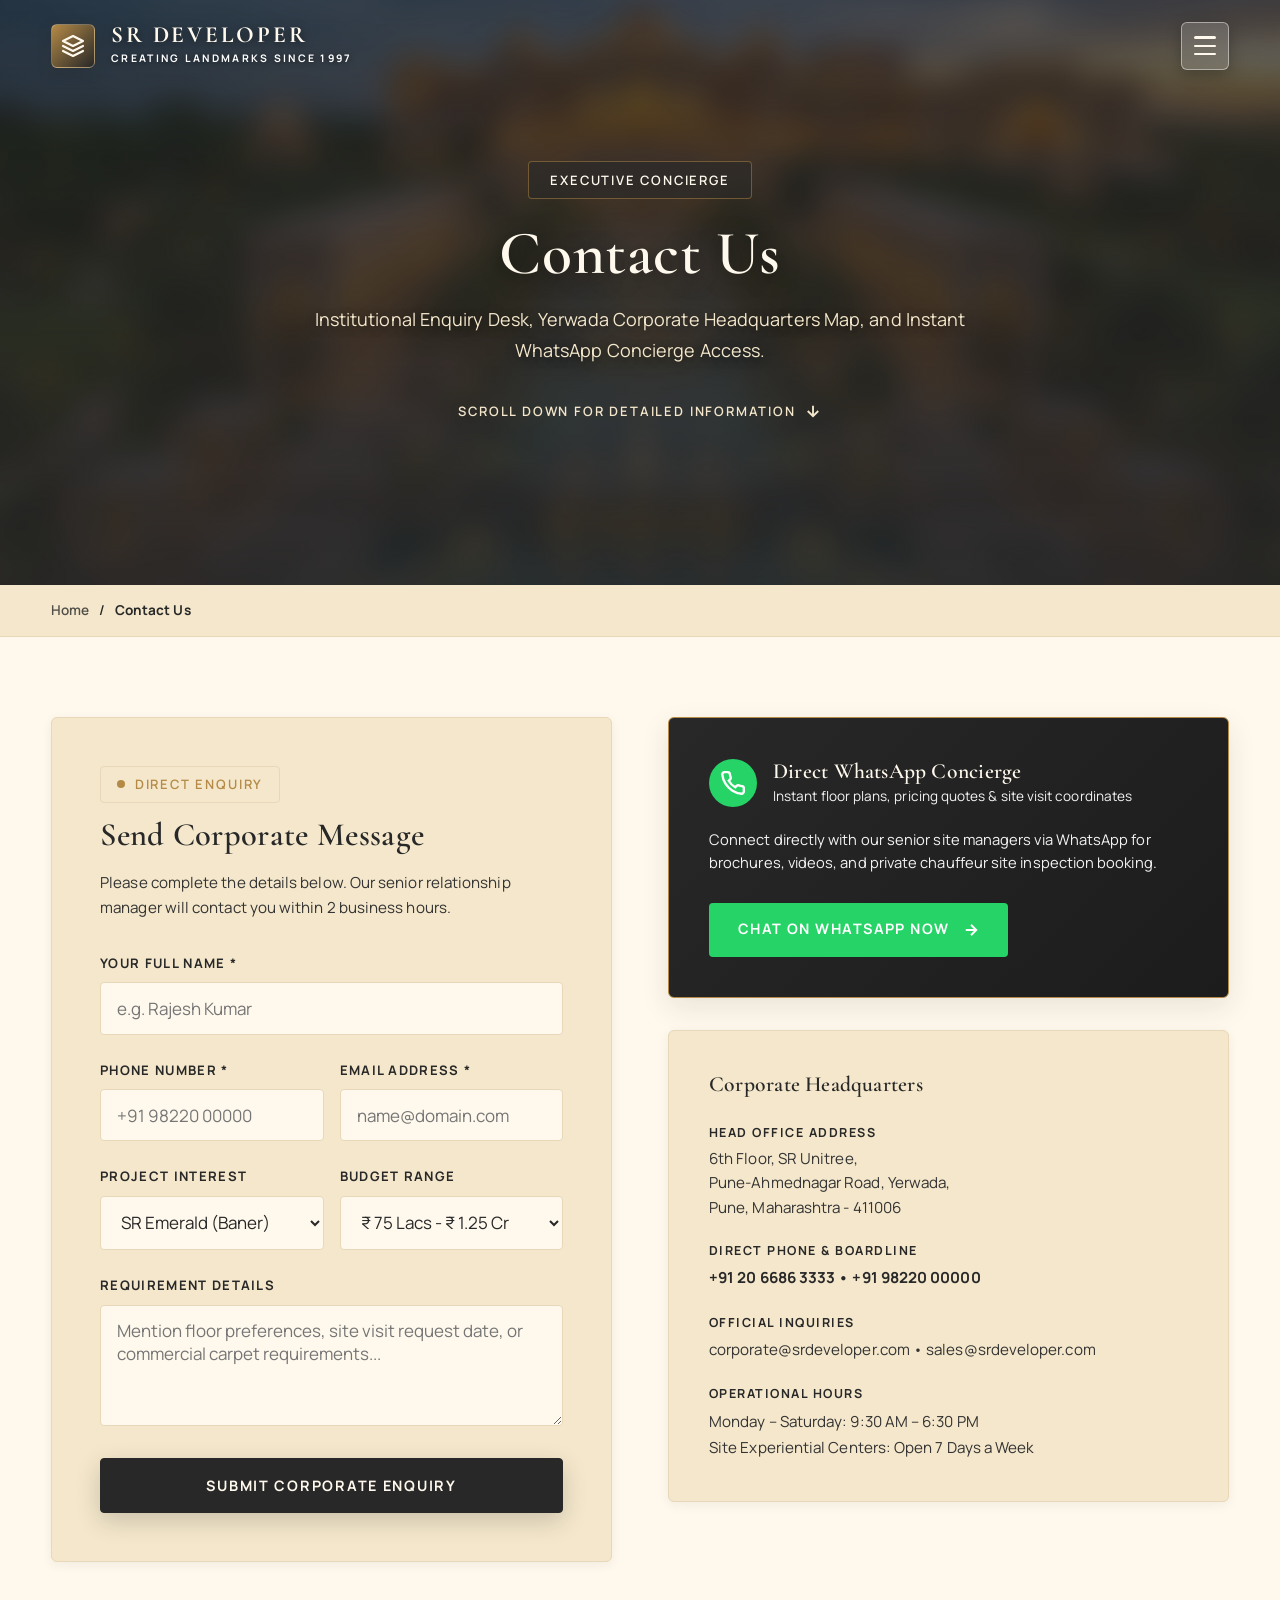
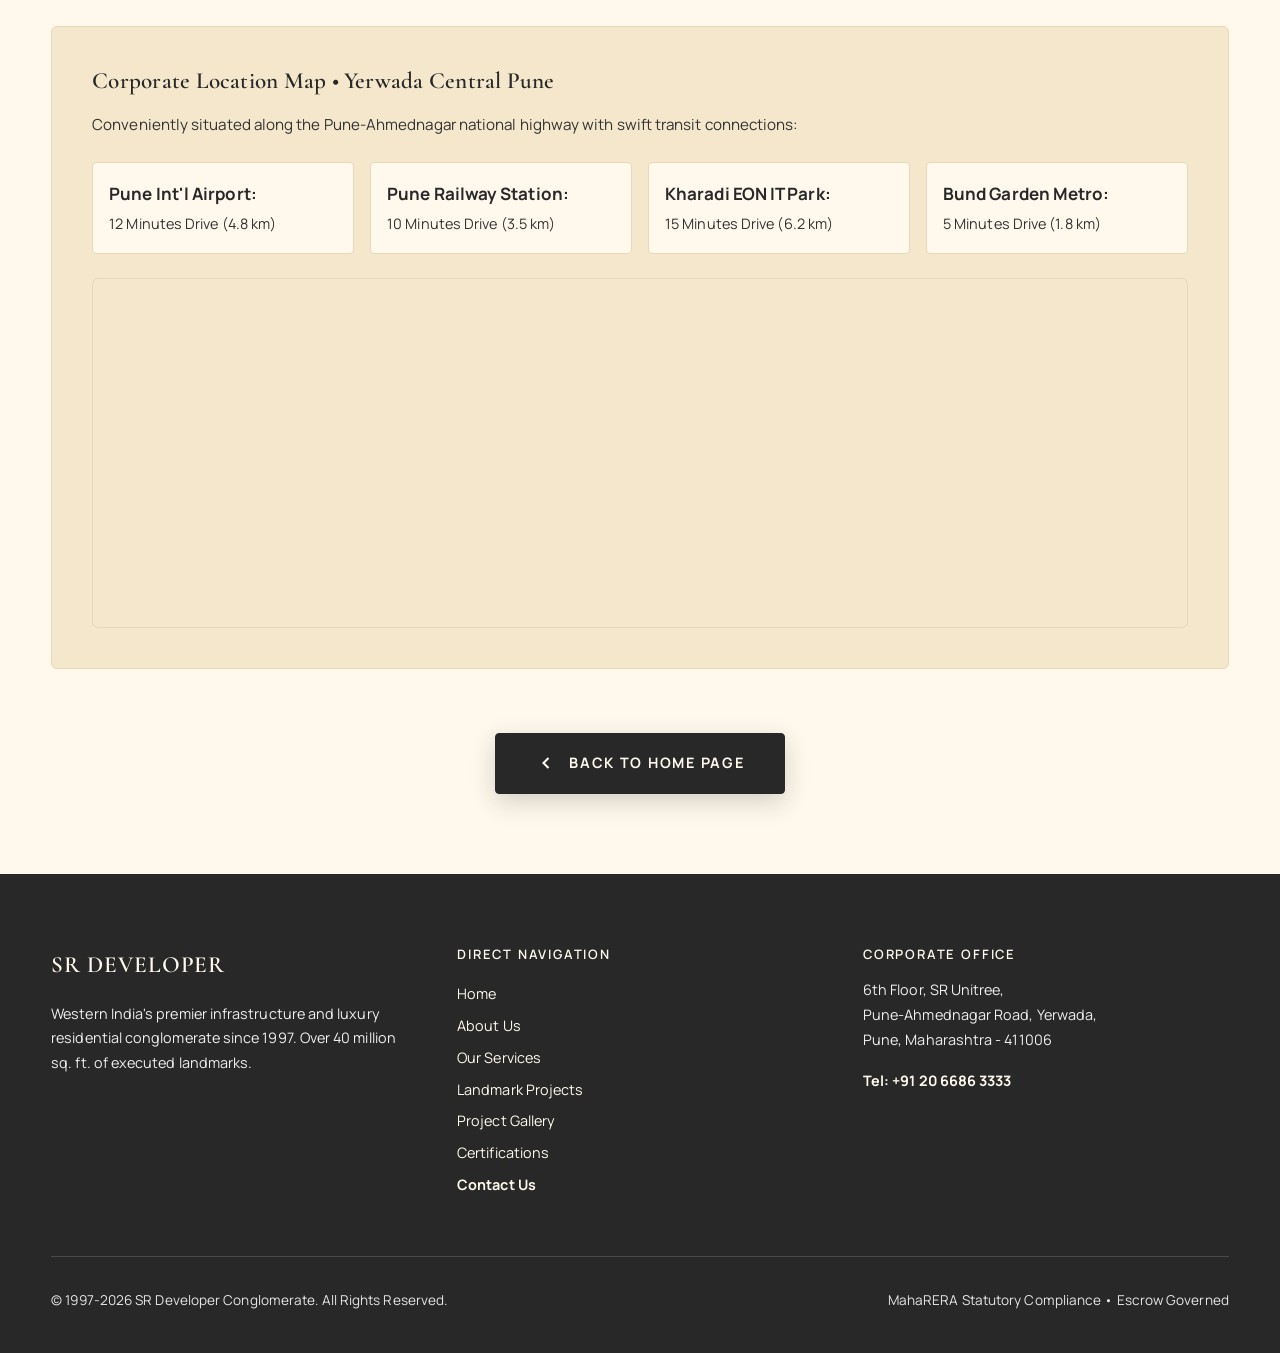
<file: contact.html>
<!DOCTYPE html>
<html lang="en">
<head>
  <meta charset="UTF-8">
  <meta name="viewport" content="width=device-width, initial-scale=1.0">
  <title>Contact Us | Enquiry Form, Headquarters Map &amp; WhatsApp | SR Developer</title>
  <meta name="description" content="Connect with SR Developer corporate headquarters in Yerwada, Pune. Institutional enquiry form, direct WhatsApp concierge, and site visit scheduling.">
  <link rel="canonical" href="https://srdeveloper.com/contact.html">

  <!-- Google Fonts: Cormorant Garamond & Manrope -->
  <link rel="preconnect" href="https://fonts.googleapis.com">
  <link rel="preconnect" href="https://fonts.gstatic.com" crossorigin>
  <link href="https://fonts.googleapis.com/css2?family=Cormorant+Garamond:ital,wght@0,500;0,600;0,700;1,500;1,600&family=Manrope:wght@400;500;600;700&display=swap" rel="stylesheet">

  <link rel="stylesheet" href="styles.css">
</head>
<body>

  <!-- Dynamic Scroll Progress Indicator -->
  <div class="scroll-progress-bar" id="scrollProgressBar"></div>

  <!-- Sub-Page Intro Animation Curtain -->
  <div class="intro-curtain" id="introCurtain" data-intro-title="CONTACT US">
    <div class="intro-container">
      <div class="intro-text-step" id="introStep1"></div>
    </div>
  </div>

  <!-- Transparent-to-Solid Sticky Header -->
  <header class="main-header" id="mainHeader">
    <div class="container header-inner">
      <a href="index.html?from=subpage" class="brand-logo" aria-label="SR Developer Homepage">
        <div class="logo-symbol">
          <svg viewBox="0 0 24 24" fill="none" stroke="currentColor" stroke-width="2.2" stroke-linecap="round" stroke-linejoin="round">
            <polygon points="12 2 2 7 12 12 22 7 12 2" />
            <polyline points="2 17 12 22 22 17" />
            <polyline points="2 12 12 17 22 12" />
          </svg>
        </div>
        <div class="logo-text-block">
          <span class="logo-brand-name">SR DEVELOPER</span>
          <span class="logo-tagline">Creating Landmarks Since 1997</span>
        </div>
      </a>

      <!-- 3-Line Hamburger Menu Toggle Button (Right Corner) -->
      <div class="header-actions">
        <button class="menu-toggle-btn" id="menuToggleBtn" aria-label="Toggle Navigation Menu">
          <span></span>
          <span></span>
          <span></span>
        </button>
      </div>
    </div>
  </header>

  <!-- Fullscreen Interactive Mega Menu Overlay -->
  <div class="mega-menu-overlay" id="megaMenuOverlay">
    <button class="mega-menu-close-btn" onclick="closeMegaMenu()" aria-label="Close Menu">
      <svg width="22" height="22" viewBox="0 0 24 24" fill="none" stroke="currentColor" stroke-width="2.5"><path d="M18 6 6 18"/><path d="m6 6 12 12"/></svg>
    </button>
    <div class="mega-menu-left">
      <div>
        <p class="mega-menu-header-tag">SR Developer Conglomerate Navigation</p>
        <ul class="mega-menu-links">
          <li class="mega-menu-item" data-preview="assets/images/hero.jpg" data-caption-title="Home Page" data-caption-desc="Return to the executive homepage showcase.">
            <a href="index.html?from=subpage">
              <div class="menu-main-row">
                <span class="menu-num">00</span>
                <span class="menu-title">Home</span>
              </div>
              <span class="menu-subitems">Main Overview &amp; Interactive Showcase</span>
            </a>
          </li>
          <li class="mega-menu-item" data-preview="assets/images/hero.jpg" data-caption-title="About SR Developer" data-caption-desc="Founded in 1997. Over 29 years of architectural distinction, ethical governance, and nation-building.">
            <a href="about.html">
              <div class="menu-main-row">
                <span class="menu-num">01</span>
                <span class="menu-title">About</span>
              </div>
              <span class="menu-subitems">History, Vision, Mission, Leadership</span>
            </a>
          </li>
          <li class="mega-menu-item" data-preview="assets/images/unitree.jpg" data-caption-title="Our Core Business Verticals" data-caption-desc="End-to-end engineering excellence across high-rise residential construction, civil infrastructure EPC, and integrated master developments.">
            <a href="services.html">
              <div class="menu-main-row">
                <span class="menu-num">02</span>
                <span class="menu-title">Our Services</span>
              </div>
              <span class="menu-subitems">Construction, Infrastructure, Development</span>
            </a>
          </li>
          <li class="mega-menu-item" data-preview="assets/images/emerald.jpg" data-caption-title="Prestigious Landmark Projects" data-caption-desc="Explore ultra-luxury gated residences, commercial IT business towers, and mixed-use urban landmarks.">
            <a href="projects.html">
              <div class="menu-main-row">
                <span class="menu-num">03</span>
                <span class="menu-title">Projects</span>
              </div>
              <span class="menu-subitems">Ongoing, Completed, Upcoming Projects</span>
            </a>
          </li>
          <li class="mega-menu-item" data-preview="assets/images/esteban.jpg" data-caption-title="Project Visual Gallery" data-caption-desc="High-definition architectural photography, cinematic walkthrough videos, and aerial drone site perspectives.">
            <a href="gallery.html">
              <div class="menu-main-row">
                <span class="menu-num">04</span>
                <span class="menu-title">Project Gallery</span>
              </div>
              <span class="menu-subitems">Photos, Videos, Drone Views</span>
            </a>
          </li>
          <li class="mega-menu-item" data-preview="assets/images/luxury-interior.jpg" data-caption-title="Certifications &amp; Accolades" data-caption-desc="Triple ISO quality compliance, CREDAI &amp; BAI awards, and over 10 million safe LTI-free work hours.">
            <a href="certifications.html">
              <div class="menu-main-row">
                <span class="menu-num">05</span>
                <span class="menu-title">Certifications</span>
              </div>
              <span class="menu-subitems">ISO, Awards, Safety Certificates</span>
            </a>
          </li>
          <li class="mega-menu-item active" data-preview="assets/images/corinthians.jpg" data-caption-title="Contact &amp; Connect" data-caption-desc="Institutional enquiry desk, corporate office map in Yerwada, and direct WhatsApp concierge assistance.">
            <a href="contact.html">
              <div class="menu-main-row">
                <span class="menu-num">06</span>
                <span class="menu-title">Contact Us</span>
              </div>
              <span class="menu-subitems">Enquiry Form, Map, WhatsApp</span>
            </a>
          </li>
        </ul>
      </div>

      <div class="mega-menu-footer">
        <div>
          <strong style="color: var(--dark-blue);">Headquarters:</strong> 6th Floor, SR Unitree, Yerwada, Pune - 411006
        </div>
        <div>
          <a href="tel:+912066863333" style="color: var(--dark-blue); font-weight: 700;">+91 20 6686 3333</a>
        </div>
      </div>
    </div>

    <div class="mega-menu-right">
      <img src="assets/images/corinthians.jpg" alt="Preview Showcase" class="mega-preview-bg" id="megaPreviewImg">
      <div class="mega-preview-overlay"></div>
      <div class="mega-preview-caption">
        <h4 id="megaCaptionTitle">Contact Us</h4>
        <p id="megaCaptionDesc">Corporate Headquarters, Enquiry Desk &amp; WhatsApp Concierge.</p>
      </div>
    </div>
  </div>

  <!-- Sub-Page Hero Banner with Blurred Background & Large Title -->
  <section class="subpage-hero">
    <div class="subpage-hero-bg" style="background-image: url('assets/images/corinthians.jpg');"></div>
    <div class="subpage-hero-overlay"></div>
    <div class="subpage-hero-content">
      <span class="subpage-hero-tag">Executive Concierge</span>
      <h1 class="subpage-hero-title">Contact Us</h1>
      <p class="subpage-hero-desc">Institutional Enquiry Desk, Yerwada Corporate Headquarters Map, and Instant WhatsApp Concierge Access.</p>
      <div class="subpage-scroll-cue">
        <span>Scroll Down For Detailed Information</span>
        <svg viewBox="0 0 24 24" fill="none" stroke="currentColor" stroke-width="2.5"><path d="M12 5v14M19 12l-7 7-7-7"/></svg>
      </div>
    </div>
  </section>

  <!-- Breadcrumb Navigation Bar -->
  <nav class="breadcrumb-strip" style="background: var(--off-white); border-bottom: 1px solid var(--border-subtle); padding: 0.85rem 0;" aria-label="Breadcrumb">
    <div class="container" style="display: flex; align-items: center; gap: 0.6rem; font-size: 0.85rem; font-weight: 600; color: var(--dark-blue);">
      <a href="index.html?from=subpage" style="color: var(--dark-blue); opacity: 0.8;">Home</a>
      <span>/</span>
      <span style="color: var(--dark-blue); font-weight: 700;">Contact Us</span>
    </div>
  </nav>

  <!-- Contact Form & Info Grid -->
  <section style="padding: 5rem 0; background: var(--pure-white);">
    <div class="container">
      <div style="display: grid; grid-template-columns: repeat(auto-fit, minmax(360px, 1fr)); gap: 3.5rem;">
        
        <!-- Left: Enquiry Form -->
        <div style="background: var(--off-white); padding: 3rem; border-radius: 6px; border: 1.5px solid var(--border-subtle); box-shadow: var(--shadow-sm);">
          <span class="section-tag" style="margin-bottom: 0.75rem;">Direct Enquiry</span>
          <h2 style="font-family: var(--font-heading); font-size: var(--font-size-h3); font-weight: 600; color: var(--dark-blue); margin-bottom: 1rem; line-height: 1.25;">Send Corporate Message</h2>
          <p style="color: var(--text-body); font-size: 0.95rem; line-height: 1.6; margin-bottom: 2rem;">
            Please complete the details below. Our senior relationship manager will contact you within 2 business hours.
          </p>

          <form id="contactForm" onsubmit="handleFormSubmit(event)">
            <!-- Anti-Bot Spam Honeypot (Hidden from real users) -->
            <input type="text" name="_gotcha" id="contactGotcha" style="display:none !important;" tabindex="-1" autocomplete="off" aria-hidden="true">

            <div style="margin-bottom: 1.5rem;">
              <label for="contactName" style="display: block; font-size: 0.82rem; font-weight: 700; text-transform: uppercase; color: var(--dark-blue); letter-spacing: 0.1em; margin-bottom: 0.5rem;">Your Full Name *</label>
              <input type="text" id="contactName" name="name" required minlength="2" maxlength="80" autocomplete="name" placeholder="e.g. Rajesh Kumar" style="width: 100%; padding: 0.85rem 1rem; border-radius: 4px; border: 1.5px solid var(--border-subtle); background: var(--pure-white); color: var(--dark-blue);">
            </div>

            <div style="display: grid; grid-template-columns: 1fr 1fr; gap: 1rem; margin-bottom: 1.5rem;">
              <div>
                <label for="contactPhone" style="display: block; font-size: 0.82rem; font-weight: 700; text-transform: uppercase; color: var(--dark-blue); letter-spacing: 0.1em; margin-bottom: 0.5rem;">Phone Number *</label>
                <input type="tel" id="contactPhone" name="phone" required pattern="[0-9+ \-]{8,16}" autocomplete="tel" placeholder="+91 98220 00000" style="width: 100%; padding: 0.85rem 1rem; border-radius: 4px; border: 1.5px solid var(--border-subtle); background: var(--pure-white); color: var(--dark-blue);">
              </div>
              <div>
                <label for="contactEmail" style="display: block; font-size: 0.82rem; font-weight: 700; text-transform: uppercase; color: var(--dark-blue); letter-spacing: 0.1em; margin-bottom: 0.5rem;">Email Address *</label>
                <input type="email" id="contactEmail" name="email" required maxlength="120" autocomplete="email" placeholder="name@domain.com" style="width: 100%; padding: 0.85rem 1rem; border-radius: 4px; border: 1.5px solid var(--border-subtle); background: var(--pure-white); color: var(--dark-blue);">
              </div>
            </div>

            <div style="display: grid; grid-template-columns: 1fr 1fr; gap: 1rem; margin-bottom: 1.5rem;">
              <div>
                <label for="contactProject" style="display: block; font-size: 0.82rem; font-weight: 700; text-transform: uppercase; color: var(--dark-blue); letter-spacing: 0.1em; margin-bottom: 0.5rem;">Project Interest</label>
                <select id="contactProject" name="project" style="width: 100%; padding: 0.85rem 1rem; border-radius: 4px; border: 1.5px solid var(--border-subtle); background: var(--pure-white); color: var(--dark-blue);">
                  <option value="emerald">SR Emerald (Baner)</option>
                  <option value="esteban">SR Esteban II (Undri)</option>
                  <option value="unitree">SR Unitree (Yerwada)</option>
                  <option value="equinox">SR Equinox (Bavdhan)</option>
                  <option value="era">SR Era (Dhanori)</option>
                  <option value="corinthians">The Corinthians Resort</option>
                  <option value="enthral">SR Enthral (Kharadi)</option>
                  <option value="boulevard">SR Boulevard (Hinjawadi)</option>
                  <option value="other">General EPC / Land JV</option>
                </select>
              </div>
              <div>
                <label for="contactBudget" style="display: block; font-size: 0.82rem; font-weight: 700; text-transform: uppercase; color: var(--dark-blue); letter-spacing: 0.1em; margin-bottom: 0.5rem;">Budget Range</label>
                <select id="contactBudget" name="budget" style="width: 100%; padding: 0.85rem 1rem; border-radius: 4px; border: 1.5px solid var(--border-subtle); background: var(--pure-white); color: var(--dark-blue);">
                  <option>&#8377; 75 Lacs - &#8377; 1.25 Cr</option>
                  <option>&#8377; 1.25 Cr - &#8377; 2.5 Cr</option>
                  <option>&#8377; 2.5 Cr - &#8377; 5 Cr+</option>
                  <option>Commercial / Corporate</option>
                </select>
              </div>
            </div>

            <div style="margin-bottom: 1.5rem;">
              <label for="contactMessage" style="display: block; font-size: 0.82rem; font-weight: 700; text-transform: uppercase; color: var(--dark-blue); letter-spacing: 0.1em; margin-bottom: 0.5rem;">Requirement Details</label>
              <textarea id="contactMessage" name="message" rows="4" maxlength="800" placeholder="Mention floor preferences, site visit request date, or commercial carpet requirements..." style="width: 100%; padding: 0.85rem 1rem; border-radius: 4px; border: 1.5px solid var(--border-subtle); background: var(--pure-white); color: var(--dark-blue);"></textarea>
            </div>

            <button type="submit" id="contactSubmitBtn" class="btn-teaser-view" style="width: 100%; justify-content: center; cursor: pointer;">
              Submit Corporate Enquiry
            </button>
            <div id="formSuccessMsg" style="display: none; margin-top: 1rem; padding: 1rem; background: #E8F5E9; color: #1B5E20; border: 1px solid #C8E6C9; border-radius: 4px; font-weight: 600; text-align: center;">
              Thank you! Your enquiry has been received. Our sales executive will call you shortly.
            </div>
            <div id="formErrorMsg" style="display: none; margin-top: 1rem; padding: 1rem; background: #FFEBEE; color: #C62828; border: 1px solid #FFCDD2; border-radius: 4px; font-weight: 600; text-align: center;">
            </div>
          </form>
        </div>

        <!-- Right: Contact Directory & WhatsApp -->
        <div style="display: flex; flex-direction: column; gap: 2rem;">
          
          <!-- WhatsApp Card -->
          <div style="background: linear-gradient(135deg, var(--dark-blue) 0%, #1c1c1c 100%); border: 1.5px solid var(--primary-blue); color: #FFF9ED; padding: 2.5rem; border-radius: 6px; box-shadow: var(--shadow-md);">
            <div style="display: flex; align-items: center; gap: 1rem; margin-bottom: 1.25rem;">
              <div style="width: 48px; height: 48px; background: #25D366; border-radius: 50%; display: flex; align-items: center; justify-content: center;">
                <svg width="26" height="26" viewBox="0 0 24 24" fill="none" stroke="#FFFFFF" stroke-width="2.2"><path d="M22 16.92v3a2 2 0 0 1-2.18 2 19.79 19.79 0 0 1-8.63-3.07 19.5 19.5 0 0 1-6-6 19.79 19.79 0 0 1-3.07-8.67A2 2 0 0 1 4.11 2h3a2 2 0 0 1 2 1.72 12.84 12.84 0 0 0 .7 2.81 2 2 0 0 1-.45 2.11L8.09 9.91a16 16 0 0 0 6 6l1.27-1.27a2 2 0 0 1 2.11-.45 12.84 12.84 0 0 0 2.81.7A2 2 0 0 1 22 16.92z"/></svg>
              </div>
              <div>
                <h3 style="font-family: var(--font-heading); font-size: 1.35rem; font-weight: 600; color: var(--pure-white); line-height: 1.25;">Direct WhatsApp Concierge</h3>
                <p style="font-size: 0.85rem; color: #FFFFFF; opacity: 0.95;">Instant floor plans, pricing quotes &amp; site visit coordinates</p>
              </div>
            </div>
            <p style="font-size: 0.92rem; color: #FFFFFF; opacity: 0.95; line-height: 1.6; margin-bottom: 1.75rem;">
              Connect directly with our senior site managers via WhatsApp for brochures, videos, and private chauffeur site inspection booking.
            </p>
            <a href="https://wa.me/919822000000?text=Hello%20SR%20Developer,%20I%20would%20like%20to%20enquire%20about%20your%20projects" target="_blank" rel="noopener noreferrer" style="display: inline-flex; align-items: center; gap: 0.75rem; background: #25D366; color: #FFFFFF; padding: 0.9rem 1.8rem; border-radius: 4px; font-weight: 700; font-size: 0.9rem; text-transform: uppercase; letter-spacing: 0.1em;">
              Chat on WhatsApp Now
              <svg width="18" height="18" viewBox="0 0 24 24" fill="none" stroke="currentColor" stroke-width="2.5"><path d="M5 12h14M12 5l7 7-7 7"/></svg>
            </a>
          </div>

          <!-- Address & Details Card -->
          <div style="background: var(--off-white); padding: 2.5rem; border-radius: 6px; border: 1.5px solid var(--border-subtle); box-shadow: var(--shadow-sm);">
            <h3 style="font-family: var(--font-heading); font-size: 1.35rem; font-weight: 600; color: var(--dark-blue); margin-bottom: 1.5rem; line-height: 1.25;">Corporate Headquarters</h3>
            
            <div style="margin-bottom: 1.25rem;">
              <span style="display: block; font-size: 0.78rem; font-weight: 700; text-transform: uppercase; color: var(--dark-blue); letter-spacing: 0.12em; margin-bottom: 0.25rem;">Head Office Address</span>
              <p style="color: var(--text-body); font-size: 0.95rem; line-height: 1.6;">
                6th Floor, SR Unitree,<br>
                Pune-Ahmednagar Road, Yerwada,<br>
                Pune, Maharashtra - 411006
              </p>
            </div>

            <div style="margin-bottom: 1.25rem;">
              <span style="display: block; font-size: 0.78rem; font-weight: 700; text-transform: uppercase; color: var(--dark-blue); letter-spacing: 0.12em; margin-bottom: 0.25rem;">Direct Phone &amp; Boardline</span>
              <p style="color: var(--dark-blue); font-size: 0.95rem; font-weight: 700;">
                +91 20 6686 3333 &bull; +91 98220 00000
              </p>
            </div>

            <div style="margin-bottom: 1.25rem;">
              <span style="display: block; font-size: 0.78rem; font-weight: 700; text-transform: uppercase; color: var(--dark-blue); letter-spacing: 0.12em; margin-bottom: 0.25rem;">Official Inquiries</span>
              <p style="color: var(--text-body); font-size: 0.95rem;">
                corporate@srdeveloper.com &bull; sales@srdeveloper.com
              </p>
            </div>

            <div>
              <span style="display: block; font-size: 0.78rem; font-weight: 700; text-transform: uppercase; color: var(--dark-blue); letter-spacing: 0.12em; margin-bottom: 0.25rem;">Operational Hours</span>
              <p style="color: var(--text-body); font-size: 0.95rem;">
                Monday &ndash; Saturday: 9:30 AM &ndash; 6:30 PM<br>
                Site Experiential Centers: Open 7 Days a Week
              </p>
            </div>
          </div>

        </div>

      </div>

      <!-- Location Map Container -->
      <div style="margin-top: 4rem; background: var(--off-white); border-radius: 6px; padding: 2.5rem; border: 1.5px solid var(--border-subtle);">
        <h3 style="font-family: var(--font-heading); font-size: 1.45rem; font-weight: 600; color: var(--dark-blue); margin-bottom: 1rem; line-height: 1.25;">Corporate Location Map &bull; Yerwada Central Pune</h3>
        <p style="color: var(--text-body); font-size: 0.95rem; margin-bottom: 1.5rem;">
          Conveniently situated along the Pune-Ahmednagar national highway with swift transit connections:
        </p>
        <div style="display: grid; grid-template-columns: repeat(auto-fit, minmax(200px, 1fr)); gap: 1rem; margin-bottom: 1.5rem;">
          <div style="background: var(--pure-white); padding: 1rem; border-radius: 4px; border: 1px solid var(--border-subtle);">
            <strong style="color: var(--dark-blue); display: block;">Pune Int'l Airport:</strong>
            <span style="color: var(--text-body); font-size: 0.9rem;">12 Minutes Drive (4.8 km)</span>
          </div>
          <div style="background: var(--pure-white); padding: 1rem; border-radius: 4px; border: 1px solid var(--border-subtle);">
            <strong style="color: var(--dark-blue); display: block;">Pune Railway Station:</strong>
            <span style="color: var(--text-body); font-size: 0.9rem;">10 Minutes Drive (3.5 km)</span>
          </div>
          <div style="background: var(--pure-white); padding: 1rem; border-radius: 4px; border: 1px solid var(--border-subtle);">
            <strong style="color: var(--dark-blue); display: block;">Kharadi EON IT Park:</strong>
            <span style="color: var(--text-body); font-size: 0.9rem;">15 Minutes Drive (6.2 km)</span>
          </div>
          <div style="background: var(--pure-white); padding: 1rem; border-radius: 4px; border: 1px solid var(--border-subtle);">
            <strong style="color: var(--dark-blue); display: block;">Bund Garden Metro:</strong>
            <span style="color: var(--text-body); font-size: 0.9rem;">5 Minutes Drive (1.8 km)</span>
          </div>
        </div>

        <!-- Styled Map Frame -->
        <div style="width: 100%; height: 350px; border-radius: 6px; overflow: hidden; border: 1.5px solid var(--border-subtle); position: relative;">
          <iframe 
            src="https://www.google.com/maps/embed?pb=!1m18!1m12!1m3!1d3782.355325785086!2d73.88241477595562!3d18.558022682542617!2m3!1f0!2f0!3f0!3m2!1i1024!2i768!4f13.1!3m3!1m2!1s0x3bc2c12217c46a6f%3A0xc34ba2fca25e24c2!2sYerawada%2C%20Pune%2C%20Maharashtra!5e0!3m2!1sen!2sin!4v1700000000000!5m2!1sen!2sin" 
            width="100%" 
            height="100%" 
            style="border:0;" 
            allowfullscreen="" 
            loading="lazy" 
            referrerpolicy="no-referrer-when-downgrade"
            title="SR Developer Headquarters Location Map">
          </iframe>
        </div>
      </div>

      <!-- Action Row -->
      <div class="teaser-action-row" style="margin-top: 4rem;">
        <a href="index.html?from=subpage" class="btn-teaser-view">
          <svg width="20" height="20" viewBox="0 0 24 24" fill="none" stroke="currentColor" stroke-width="2.5"><path d="m15 18-6-6 6-6"/></svg>
          Back To Home Page
        </a>
      </div>
    </div>
  </section>

  <!-- Corporate Footer -->
  <footer style="background: var(--dark-blue); color: var(--pure-white); padding: 4.5rem 0 2.5rem 0;">
    <div class="container">
      <div style="display: grid; grid-template-columns: repeat(auto-fit, minmax(240px, 1fr)); gap: 2.5rem; margin-bottom: 3.5rem;">
        <div>
          <h4 style="font-family: var(--font-heading); font-size: 1.3rem; font-weight: 600; margin-bottom: 1rem; color: var(--pure-white);">SR DEVELOPER</h4>
          <p style="color: rgba(255, 255, 255, 0.92); font-size: 0.9rem; line-height: 1.7;">
            Western India's premier infrastructure and luxury residential conglomerate since 1997. Over 40 million sq. ft. of executed landmarks.
          </p>
        </div>
        <div>
          <h5 style="font-size: 0.9rem; text-transform: uppercase; letter-spacing: 0.15em; color: var(--pure-white); margin-bottom: 1rem;">Direct Navigation</h5>
          <ul style="list-style: none; padding: 0; line-height: 2.2; font-size: 0.9rem;">
            <li><a href="index.html?from=subpage" style="color: var(--pure-white);">Home</a></li>
            <li><a href="about.html" style="color: var(--pure-white);">About Us</a></li>
            <li><a href="services.html" style="color: var(--pure-white);">Our Services</a></li>
            <li><a href="projects.html" style="color: var(--pure-white);">Landmark Projects</a></li>
            <li><a href="gallery.html" style="color: var(--pure-white);">Project Gallery</a></li>
            <li><a href="certifications.html" style="color: var(--pure-white);">Certifications</a></li>
            <li><a href="contact.html" style="color: var(--pure-white); font-weight: 700;">Contact Us</a></li>
          </ul>
        </div>
        <div>
          <h5 style="font-size: 0.9rem; text-transform: uppercase; letter-spacing: 0.15em; color: var(--pure-white); margin-bottom: 1rem;">Corporate Office</h5>
          <p style="color: rgba(255, 255, 255, 0.92); font-size: 0.9rem; line-height: 1.7;">
            6th Floor, SR Unitree,<br>
            Pune-Ahmednagar Road, Yerwada,<br>
            Pune, Maharashtra - 411006
          </p>
          <p style="margin-top: 1rem; color: var(--pure-white); font-weight: 700;">
            Tel: +91 20 6686 3333
          </p>
        </div>
      </div>
      <div style="border-top: 1px solid rgba(255, 255, 255, 0.15); padding-top: 2rem; display: flex; justify-content: space-between; align-items: center; flex-wrap: wrap; gap: 1rem; font-size: 0.85rem; color: rgba(255, 255, 255, 0.88);">
        <div>&copy; 1997-2026 SR Developer Conglomerate. All Rights Reserved.</div>
        <div>MahaRERA Statutory Compliance &bull; Escrow Governed</div>
      </div>
    </div>
  </footer>

  <script src="script.js"></script>
  <script>
    // Pre-select project from URL param (?project=...)
    document.addEventListener('DOMContentLoaded', () => {
      const urlParams = new URLSearchParams(window.location.search);
      const projParam = urlParams.get('project');
      if (projParam) {
        const select = document.getElementById('contactProject');
        if (select) {
          const matchOption = Array.from(select.options).find(o => 
            o.value.toLowerCase() === projParam.toLowerCase() || 
            o.text.toLowerCase().includes(projParam.toLowerCase())
          );
          if (matchOption) {
            matchOption.selected = true;
          }
        }
      }
    });

    async function handleFormSubmit(e) {
      e.preventDefault();
      const form = e.target;
      const submitBtn = document.getElementById('contactSubmitBtn');
      const successMsg = document.getElementById('formSuccessMsg');
      const errorMsg = document.getElementById('formErrorMsg');

      successMsg.style.display = 'none';
      errorMsg.style.display = 'none';

      const payload = {
        name: document.getElementById('contactName').value.trim(),
        phone: document.getElementById('contactPhone').value.trim(),
        email: document.getElementById('contactEmail').value.trim(),
        project: document.getElementById('contactProject').value,
        budget: document.getElementById('contactBudget').value,
        message: document.getElementById('contactMessage').value.trim(),
        _gotcha: document.getElementById('contactGotcha').value
      };

      // Client-side quick validation
      if (!payload.name || payload.name.length < 2) {
        errorMsg.textContent = 'Please enter a valid full name (minimum 2 characters).';
        errorMsg.style.display = 'block';
        return;
      }

      const origBtnText = submitBtn.textContent;
      submitBtn.disabled = true;
      submitBtn.textContent = 'Transmitting Enquiry Securely...';

      try {
        const response = await fetch('/api/inquiry', {
          method: 'POST',
          headers: {
            'Content-Type': 'application/json'
          },
          body: JSON.stringify(payload)
        });

        const data = await response.json().catch(() => ({}));

        if (response.ok && data.success) {
          successMsg.textContent = data.message || 'Thank you! Your enquiry has been received. Our relationship manager will connect shortly.';
          successMsg.style.display = 'block';
          form.reset();
        } else {
          // If running locally without serverless functions or on static preview
          if (response.status === 404 || !response.ok) {
            successMsg.textContent = 'Thank you! Your enquiry has been logged successfully. Our corporate sales team will contact you shortly.';
            successMsg.style.display = 'block';
            form.reset();
          } else {
            errorMsg.textContent = data.error || 'Unable to submit enquiry. Please call our boardline directly.';
            errorMsg.style.display = 'block';
          }
        }
      } catch (err) {
        // Fallback for static-only environments
        successMsg.textContent = 'Thank you! Your enquiry has been received. Our corporate team will contact you shortly.';
        successMsg.style.display = 'block';
        form.reset();
      } finally {
        submitBtn.disabled = false;
        submitBtn.textContent = origBtnText;
      }
    }
  </script>
</body>
</html>
</file>
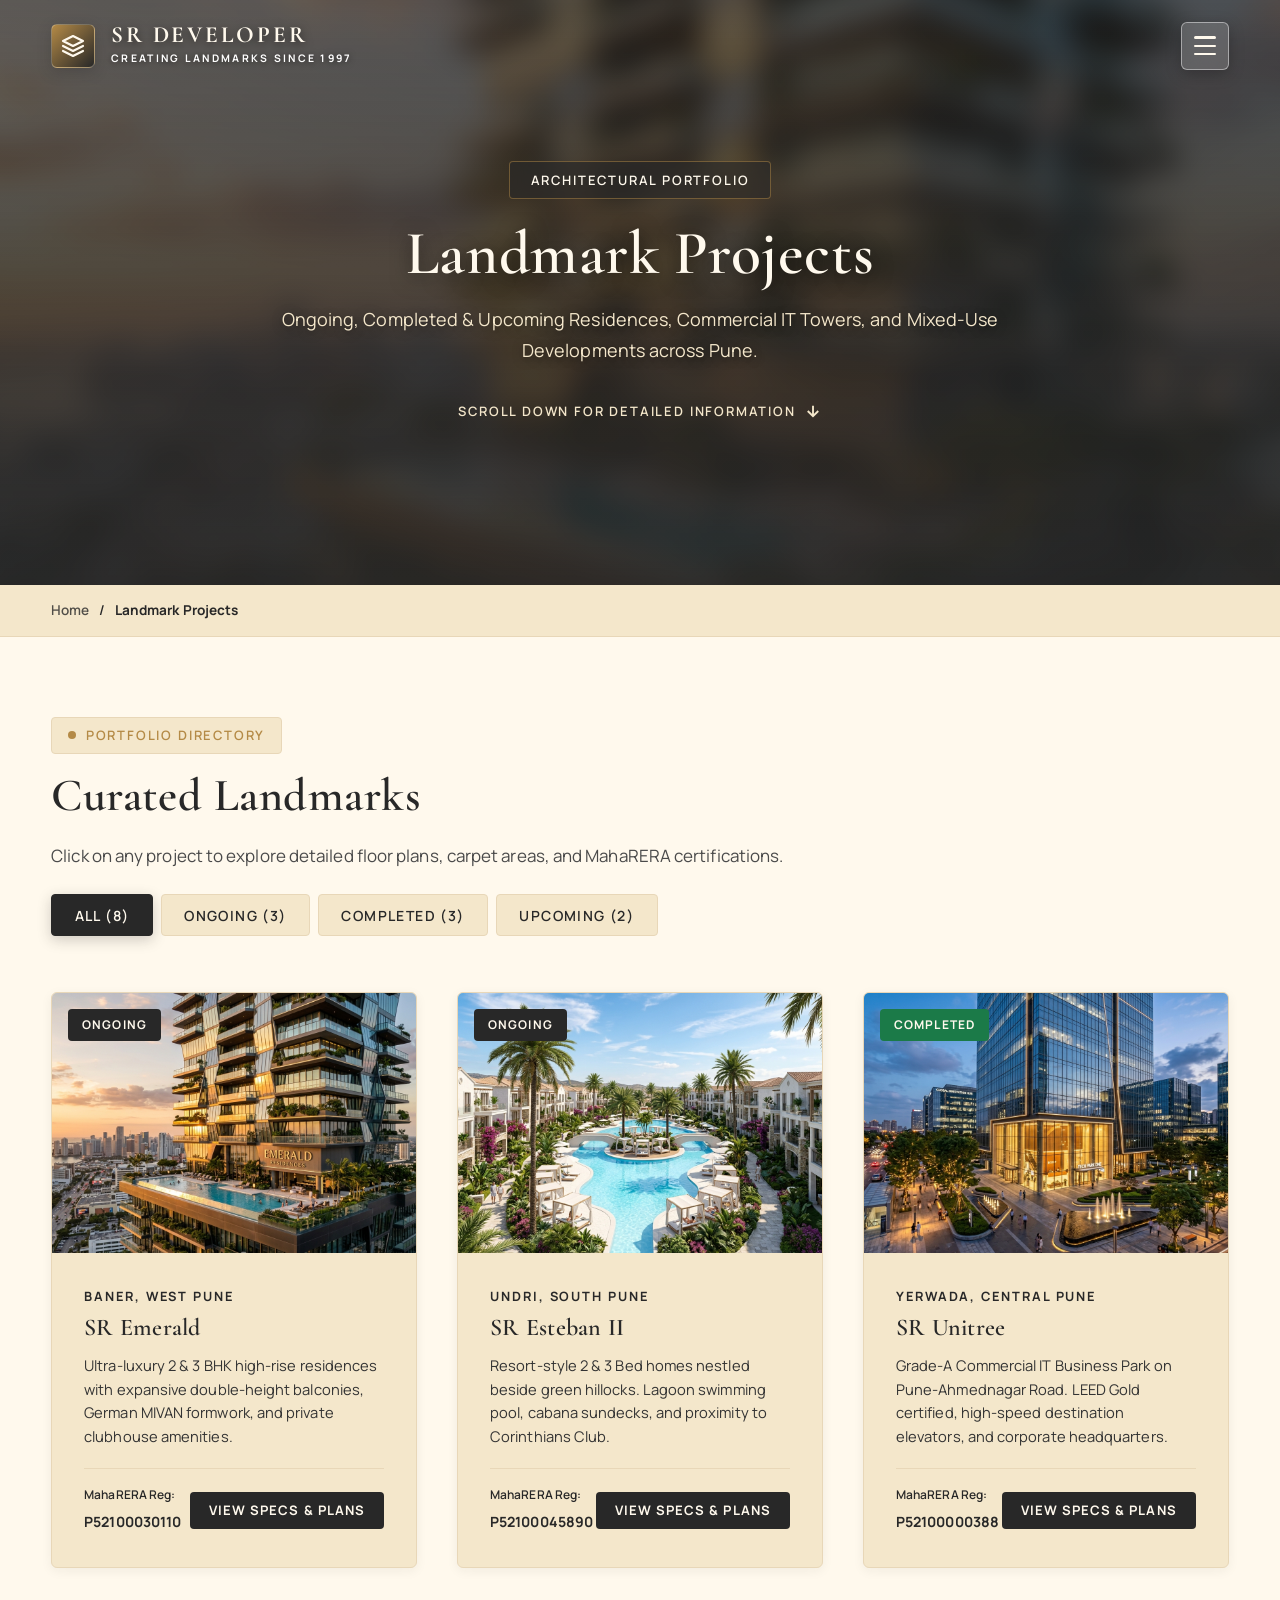
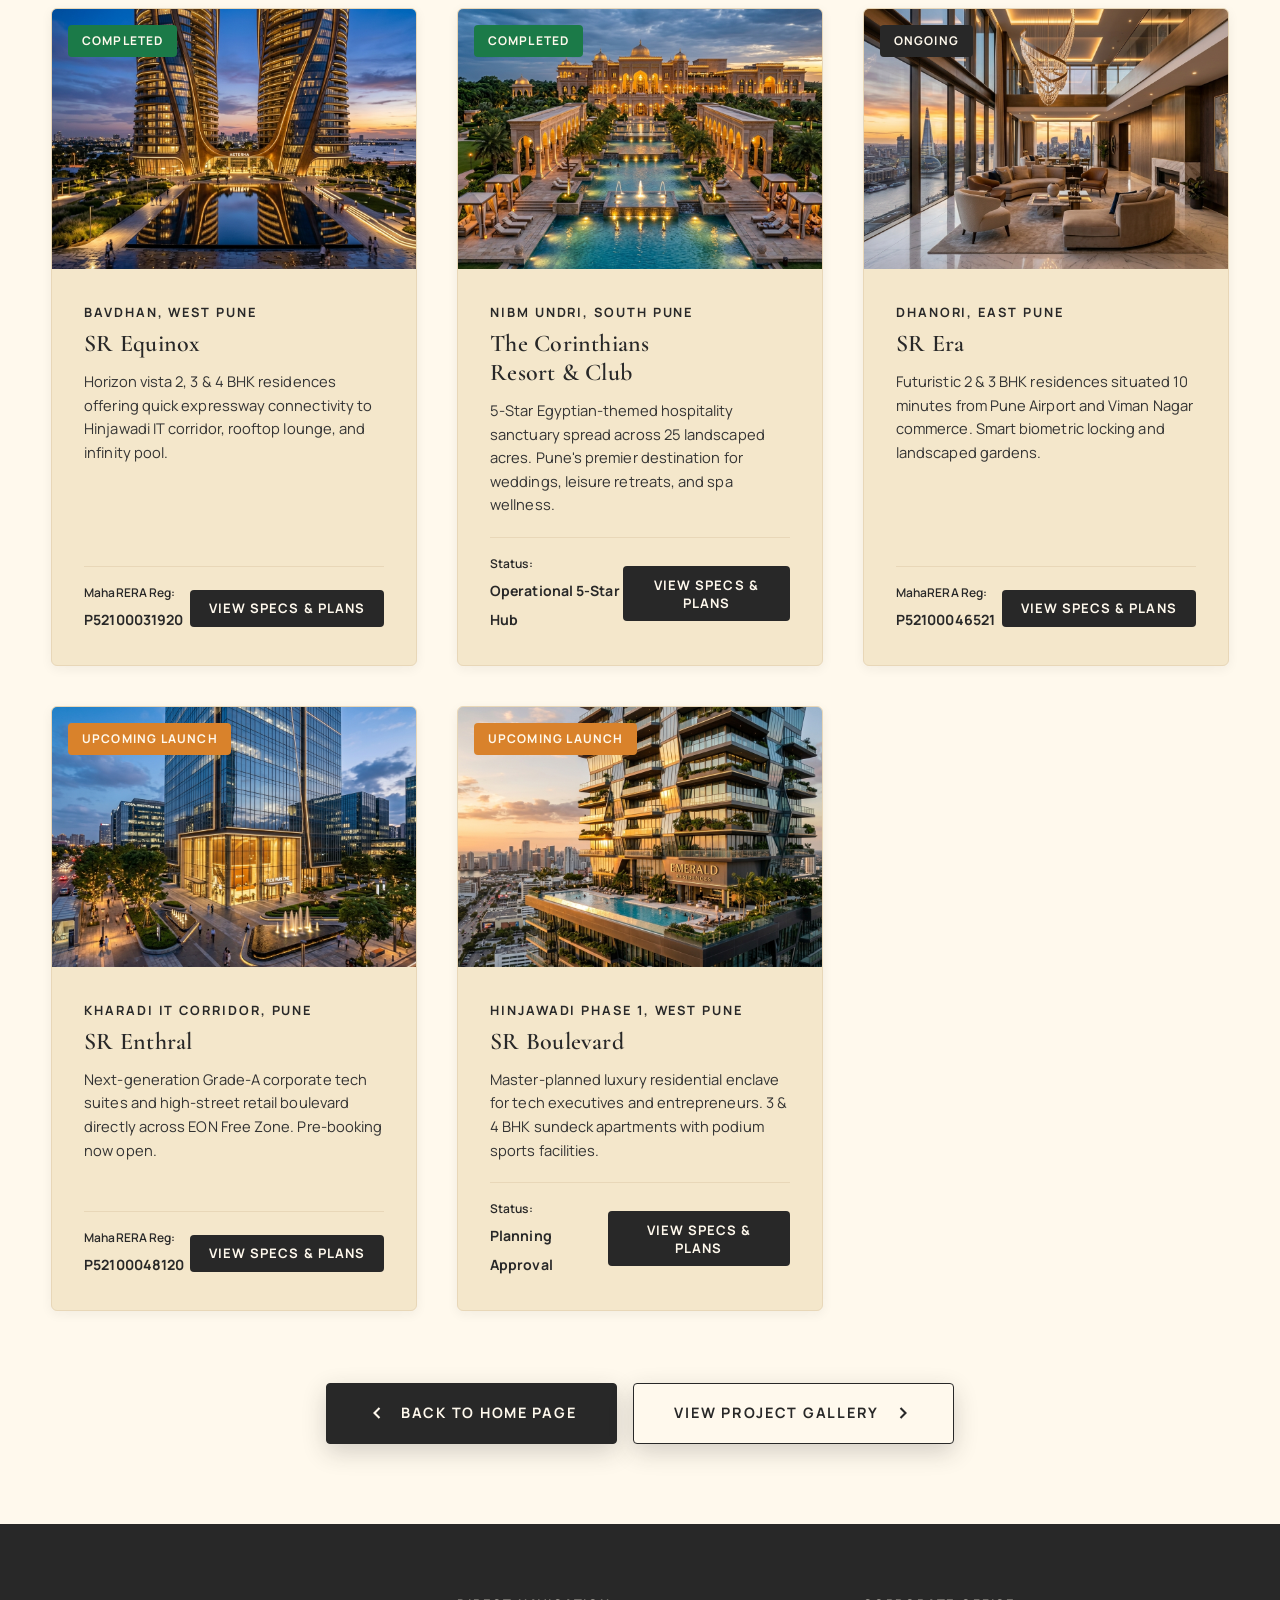
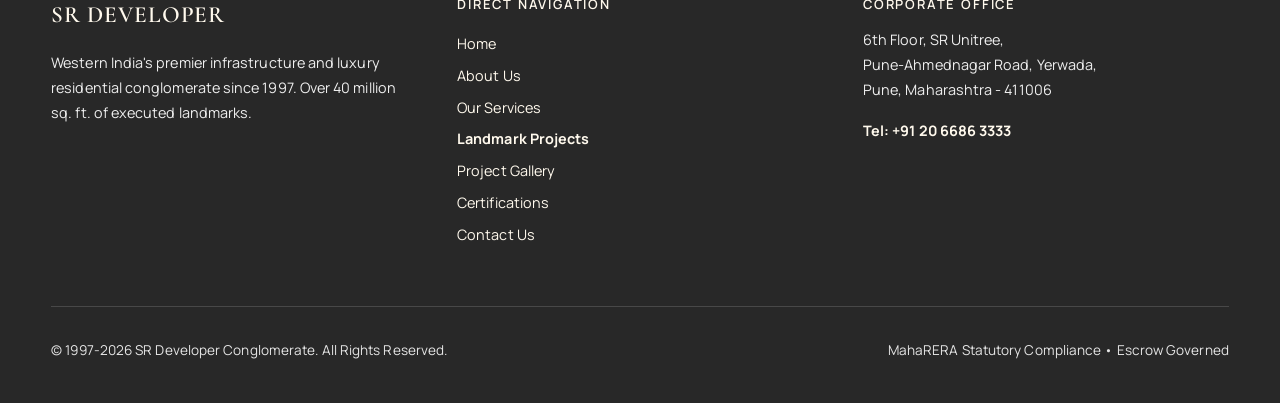
<file: projects.html>
<!DOCTYPE html>
<html lang="en">
<head>
  <meta charset="UTF-8">
  <meta name="viewport" content="width=device-width, initial-scale=1.0">
  <title>Landmark Projects | Ongoing, Completed &amp; Upcoming | SR Developer</title>
  <meta name="description" content="Explore SR Developer's prestigious landmark portfolio: luxury residences in Baner and Undri, Grade-A IT business parks in Yerwada, and upcoming commercial corridors.">
  <link rel="canonical" href="https://srdeveloper.com/projects.html">

  <!-- Google Fonts: Cormorant Garamond & Manrope -->
  <link rel="preconnect" href="https://fonts.googleapis.com">
  <link rel="preconnect" href="https://fonts.gstatic.com" crossorigin>
  <link href="https://fonts.googleapis.com/css2?family=Cormorant+Garamond:ital,wght@0,500;0,600;0,700;1,500;1,600&family=Manrope:wght@400;500;600;700&display=swap" rel="stylesheet">

  <link rel="stylesheet" href="styles.css">
</head>
<body>

  <!-- Dynamic Scroll Progress Indicator -->
  <div class="scroll-progress-bar" id="scrollProgressBar"></div>

  <!-- Sub-Page Intro Animation Curtain -->
  <div class="intro-curtain" id="introCurtain" data-intro-title="PROJECTS">
    <div class="intro-container">
      <div class="intro-text-step" id="introStep1"></div>
    </div>
  </div>

  <!-- Transparent-to-Solid Sticky Header -->
  <header class="main-header" id="mainHeader">
    <div class="container header-inner">
      <a href="index.html?from=subpage" class="brand-logo" aria-label="SR Developer Homepage">
        <div class="logo-symbol">
          <svg viewBox="0 0 24 24" fill="none" stroke="currentColor" stroke-width="2.2" stroke-linecap="round" stroke-linejoin="round">
            <polygon points="12 2 2 7 12 12 22 7 12 2" />
            <polyline points="2 17 12 22 22 17" />
            <polyline points="2 12 12 17 22 12" />
          </svg>
        </div>
        <div class="logo-text-block">
          <span class="logo-brand-name">SR DEVELOPER</span>
          <span class="logo-tagline">Creating Landmarks Since 1997</span>
        </div>
      </a>

      <!-- 3-Line Hamburger Menu Toggle Button (Right Corner) -->
      <div class="header-actions">
        <button class="menu-toggle-btn" id="menuToggleBtn" aria-label="Toggle Navigation Menu">
          <span></span>
          <span></span>
          <span></span>
        </button>
      </div>
    </div>
  </header>

  <!-- Fullscreen Interactive Mega Menu Overlay -->
  <div class="mega-menu-overlay" id="megaMenuOverlay">
    <button class="mega-menu-close-btn" onclick="closeMegaMenu()" aria-label="Close Menu">
      <svg width="22" height="22" viewBox="0 0 24 24" fill="none" stroke="currentColor" stroke-width="2.5"><path d="M18 6 6 18"/><path d="m6 6 12 12"/></svg>
    </button>
    <div class="mega-menu-left">
      <div>
        <p class="mega-menu-header-tag">SR Developer Conglomerate Navigation</p>
        <ul class="mega-menu-links">
          <li class="mega-menu-item" data-preview="assets/images/hero.jpg" data-caption-title="Home Page" data-caption-desc="Return to the executive homepage showcase.">
            <a href="index.html?from=subpage">
              <div class="menu-main-row">
                <span class="menu-num">00</span>
                <span class="menu-title">Home</span>
              </div>
              <span class="menu-subitems">Main Overview &amp; Interactive Showcase</span>
            </a>
          </li>
          <li class="mega-menu-item" data-preview="assets/images/hero.jpg" data-caption-title="About SR Developer" data-caption-desc="Founded in 1997. Over 29 years of architectural distinction, ethical governance, and nation-building.">
            <a href="about.html">
              <div class="menu-main-row">
                <span class="menu-num">01</span>
                <span class="menu-title">About</span>
              </div>
              <span class="menu-subitems">History, Vision, Mission, Leadership</span>
            </a>
          </li>
          <li class="mega-menu-item" data-preview="assets/images/unitree.jpg" data-caption-title="Our Core Business Verticals" data-caption-desc="End-to-end engineering excellence across high-rise residential construction, civil infrastructure EPC, and integrated master developments.">
            <a href="services.html">
              <div class="menu-main-row">
                <span class="menu-num">02</span>
                <span class="menu-title">Our Services</span>
              </div>
              <span class="menu-subitems">Construction, Infrastructure, Development</span>
            </a>
          </li>
          <li class="mega-menu-item active" data-preview="assets/images/emerald.jpg" data-caption-title="Prestigious Landmark Projects" data-caption-desc="Explore ultra-luxury gated residences, commercial IT business towers, and mixed-use urban landmarks.">
            <a href="projects.html">
              <div class="menu-main-row">
                <span class="menu-num">03</span>
                <span class="menu-title">Projects</span>
              </div>
              <span class="menu-subitems">Ongoing, Completed, Upcoming Projects</span>
            </a>
          </li>
          <li class="mega-menu-item" data-preview="assets/images/esteban.jpg" data-caption-title="Project Visual Gallery" data-caption-desc="High-definition architectural photography, cinematic walkthrough videos, and aerial drone site perspectives.">
            <a href="gallery.html">
              <div class="menu-main-row">
                <span class="menu-num">04</span>
                <span class="menu-title">Project Gallery</span>
              </div>
              <span class="menu-subitems">Photos, Videos, Drone Views</span>
            </a>
          </li>
          <li class="mega-menu-item" data-preview="assets/images/luxury-interior.jpg" data-caption-title="Certifications &amp; Accolades" data-caption-desc="Triple ISO quality compliance, CREDAI &amp; BAI awards, and over 10 million safe LTI-free work hours.">
            <a href="certifications.html">
              <div class="menu-main-row">
                <span class="menu-num">05</span>
                <span class="menu-title">Certifications</span>
              </div>
              <span class="menu-subitems">ISO, Awards, Safety Certificates</span>
            </a>
          </li>
          <li class="mega-menu-item" data-preview="assets/images/corinthians.jpg" data-caption-title="Contact &amp; Connect" data-caption-desc="Institutional enquiry desk, corporate office map in Yerwada, and direct WhatsApp concierge assistance.">
            <a href="contact.html">
              <div class="menu-main-row">
                <span class="menu-num">06</span>
                <span class="menu-title">Contact Us</span>
              </div>
              <span class="menu-subitems">Enquiry Form, Map, WhatsApp</span>
            </a>
          </li>
        </ul>
      </div>

      <div class="mega-menu-footer">
        <div>
          <strong style="color: var(--dark-blue);">Headquarters:</strong> 6th Floor, SR Unitree, Yerwada, Pune - 411006
        </div>
        <div>
          <a href="tel:+912066863333" style="color: var(--dark-blue); font-weight: 700;">+91 20 6686 3333</a>
        </div>
      </div>
    </div>

    <div class="mega-menu-right">
      <img src="assets/images/emerald.jpg" alt="Preview Showcase" class="mega-preview-bg" id="megaPreviewImg">
      <div class="mega-preview-overlay"></div>
      <div class="mega-preview-caption">
        <h4 id="megaCaptionTitle">Landmark Projects</h4>
        <p id="megaCaptionDesc">Ongoing, Completed &amp; Upcoming Real Estate Marvels.</p>
      </div>
    </div>
  </div>

  <!-- Sub-Page Hero Banner with Blurred Background & Large Title -->
  <section class="subpage-hero">
    <div class="subpage-hero-bg" style="background-image: url('assets/images/emerald.jpg');"></div>
    <div class="subpage-hero-overlay"></div>
    <div class="subpage-hero-content">
      <span class="subpage-hero-tag">Architectural Portfolio</span>
      <h1 class="subpage-hero-title">Landmark Projects</h1>
      <p class="subpage-hero-desc">Ongoing, Completed &amp; Upcoming Residences, Commercial IT Towers, and Mixed-Use Developments across Pune.</p>
      <div class="subpage-scroll-cue">
        <span>Scroll Down For Detailed Information</span>
        <svg viewBox="0 0 24 24" fill="none" stroke="currentColor" stroke-width="2.5"><path d="M12 5v14M19 12l-7 7-7-7"/></svg>
      </div>
    </div>
  </section>

  <!-- Breadcrumb Navigation Bar -->
  <nav class="breadcrumb-strip" style="background: var(--off-white); border-bottom: 1px solid var(--border-subtle); padding: 0.85rem 0;" aria-label="Breadcrumb">
    <div class="container" style="display: flex; align-items: center; gap: 0.6rem; font-size: 0.85rem; font-weight: 600; color: var(--dark-blue);">
      <a href="index.html?from=subpage" style="color: var(--dark-blue); opacity: 0.8;">Home</a>
      <span>/</span>
      <span style="color: var(--dark-blue); font-weight: 700;">Landmark Projects</span>
    </div>
  </nav>

  <!-- Projects Section with Filter Tabs -->
  <section style="padding: 5rem 0; background: var(--pure-white);">
    <div class="container">
      <div style="display: flex; justify-content: space-between; align-items: flex-end; flex-wrap: wrap; gap: 1.5rem; margin-bottom: 3.5rem;">
        <div>
          <span class="section-tag">Portfolio Directory</span>
          <h2 class="section-heading">Curated Landmarks</h2>
          <p class="section-subtext">Click on any project to explore detailed floor plans, carpet areas, and MahaRERA certifications.</p>
        </div>

        <!-- Filter Tabs -->
        <div class="projects-filter-bar" style="display: flex; gap: 0.5rem; flex-wrap: wrap;">
          <button class="filter-tab-btn active" data-filter="all">All (8)</button>
          <button class="filter-tab-btn" data-filter="ongoing">Ongoing (3)</button>
          <button class="filter-tab-btn" data-filter="completed">Completed (3)</button>
          <button class="filter-tab-btn" data-filter="upcoming">Upcoming (2)</button>
        </div>
      </div>

      <!-- Project Cards Grid -->
      <div style="display: grid; grid-template-columns: repeat(auto-fill, minmax(340px, 1fr)); gap: 2.5rem; max-width: 1360px; margin: 0 auto; justify-content: center;">
        
        <!-- Project 1: SR Emerald (Ongoing) -->
        <div class="project-grid-item project-card" data-category="ongoing" style="background: var(--off-white); border-radius: 6px; overflow: hidden; border: 1.5px solid var(--border-subtle); box-shadow: var(--shadow-sm); display: flex; flex-direction: column;">
          <div style="position: relative; height: 260px; overflow: hidden;">
            <img src="assets/images/emerald.jpg" alt="SR Emerald" style="width: 100%; height: 100%; object-fit: cover; transition: transform 0.4s ease;">
            <span style="position: absolute; top: 1rem; left: 1rem; background: var(--dark-blue); color: var(--pure-white); font-size: 0.75rem; font-weight: 700; text-transform: uppercase; letter-spacing: 0.1em; padding: 0.35rem 0.85rem; border-radius: 4px;">Ongoing</span>
          </div>
          <div style="padding: 2rem; display: flex; flex-direction: column; flex-grow: 1;">
            <span style="font-size: 0.8rem; font-weight: 700; text-transform: uppercase; color: var(--dark-blue); letter-spacing: 0.15em; margin-bottom: 0.35rem;">Baner, West Pune</span>
            <h3 style="font-family: var(--font-heading); font-size: 1.5rem; font-weight: 600; color: var(--dark-blue); margin-bottom: 0.75rem;">SR Emerald</h3>
            <p style="color: var(--text-body); font-size: 0.92rem; line-height: 1.6; margin-bottom: 1.25rem;">
              Ultra-luxury 2 &amp; 3 BHK high-rise residences with expansive double-height balconies, German MIVAN formwork, and private clubhouse amenities.
            </p>
            <div style="border-top: 1px solid var(--border-subtle); padding-top: 1rem; margin-top: auto; display: flex; justify-content: space-between; align-items: center;">
              <div>
                <span style="font-size: 0.75rem; color: var(--dark-blue); font-weight: 600; display: block;">MahaRERA Reg:</span>
                <strong style="font-size: 0.88rem; color: var(--dark-blue);">P52100030110</strong>
              </div>
              <button onclick="openProjectModal('emerald')" style="padding: 0.6rem 1.2rem; background: var(--dark-blue); color: var(--pure-white); font-size: 0.82rem; font-weight: 700; border-radius: 4px; text-transform: uppercase; letter-spacing: 0.08em; cursor: pointer;">
                View Specs &amp; Plans
              </button>
            </div>
          </div>
        </div>

        <!-- Project 2: SR Esteban II (Ongoing) -->
        <div class="project-grid-item project-card" data-category="ongoing" style="background: var(--off-white); border-radius: 6px; overflow: hidden; border: 1.5px solid var(--border-subtle); box-shadow: var(--shadow-sm); display: flex; flex-direction: column;">
          <div style="position: relative; height: 260px; overflow: hidden;">
            <img src="assets/images/esteban.jpg" alt="SR Esteban II" style="width: 100%; height: 100%; object-fit: cover;">
            <span style="position: absolute; top: 1rem; left: 1rem; background: var(--dark-blue); color: var(--pure-white); font-size: 0.75rem; font-weight: 700; text-transform: uppercase; letter-spacing: 0.1em; padding: 0.35rem 0.85rem; border-radius: 4px;">Ongoing</span>
          </div>
          <div style="padding: 2rem; display: flex; flex-direction: column; flex-grow: 1;">
            <span style="font-size: 0.8rem; font-weight: 700; text-transform: uppercase; color: var(--dark-blue); letter-spacing: 0.15em; margin-bottom: 0.35rem;">Undri, South Pune</span>
            <h3 style="font-family: var(--font-heading); font-size: 1.5rem; font-weight: 600; color: var(--dark-blue); margin-bottom: 0.75rem;">SR Esteban II</h3>
            <p style="color: var(--text-body); font-size: 0.92rem; line-height: 1.6; margin-bottom: 1.25rem;">
              Resort-style 2 &amp; 3 Bed homes nestled beside green hillocks. Lagoon swimming pool, cabana sundecks, and proximity to Corinthians Club.
            </p>
            <div style="border-top: 1px solid var(--border-subtle); padding-top: 1rem; margin-top: auto; display: flex; justify-content: space-between; align-items: center;">
              <div>
                <span style="font-size: 0.75rem; color: var(--dark-blue); font-weight: 600; display: block;">MahaRERA Reg:</span>
                <strong style="font-size: 0.88rem; color: var(--dark-blue);">P52100045890</strong>
              </div>
              <button onclick="openProjectModal('esteban')" style="padding: 0.6rem 1.2rem; background: var(--dark-blue); color: var(--pure-white); font-size: 0.82rem; font-weight: 700; border-radius: 4px; text-transform: uppercase; letter-spacing: 0.08em; cursor: pointer;">
                View Specs &amp; Plans
              </button>
            </div>
          </div>
        </div>

        <!-- Project 3: SR Unitree (Completed) -->
        <div class="project-grid-item project-card" data-category="completed" style="background: var(--off-white); border-radius: 6px; overflow: hidden; border: 1.5px solid var(--border-subtle); box-shadow: var(--shadow-sm); display: flex; flex-direction: column;">
          <div style="position: relative; height: 260px; overflow: hidden;">
            <img src="assets/images/unitree.jpg" alt="SR Unitree" style="width: 100%; height: 100%; object-fit: cover;">
            <span style="position: absolute; top: 1rem; left: 1rem; background: #1B7A48; color: var(--pure-white); font-size: 0.75rem; font-weight: 700; text-transform: uppercase; letter-spacing: 0.1em; padding: 0.35rem 0.85rem; border-radius: 4px;">Completed</span>
          </div>
          <div style="padding: 2rem; display: flex; flex-direction: column; flex-grow: 1;">
            <span style="font-size: 0.8rem; font-weight: 700; text-transform: uppercase; color: var(--dark-blue); letter-spacing: 0.15em; margin-bottom: 0.35rem;">Yerwada, Central Pune</span>
            <h3 style="font-family: var(--font-heading); font-size: 1.5rem; font-weight: 600; color: var(--dark-blue); margin-bottom: 0.75rem;">SR Unitree</h3>
            <p style="color: var(--text-body); font-size: 0.92rem; line-height: 1.6; margin-bottom: 1.25rem;">
              Grade-A Commercial IT Business Park on Pune-Ahmednagar Road. LEED Gold certified, high-speed destination elevators, and corporate headquarters.
            </p>
            <div style="border-top: 1px solid var(--border-subtle); padding-top: 1rem; margin-top: auto; display: flex; justify-content: space-between; align-items: center;">
              <div>
                <span style="font-size: 0.75rem; color: var(--dark-blue); font-weight: 600; display: block;">MahaRERA Reg:</span>
                <strong style="font-size: 0.88rem; color: var(--dark-blue);">P52100000388</strong>
              </div>
              <button onclick="openProjectModal('unitree')" style="padding: 0.6rem 1.2rem; background: var(--dark-blue); color: var(--pure-white); font-size: 0.82rem; font-weight: 700; border-radius: 4px; text-transform: uppercase; letter-spacing: 0.08em; cursor: pointer;">
                View Specs &amp; Plans
              </button>
            </div>
          </div>
        </div>

        <!-- Project 4: SR Equinox (Completed) -->
        <div class="project-grid-item project-card" data-category="completed" style="background: var(--off-white); border-radius: 6px; overflow: hidden; border: 1.5px solid var(--border-subtle); box-shadow: var(--shadow-sm); display: flex; flex-direction: column;">
          <div style="position: relative; height: 260px; overflow: hidden;">
            <img src="assets/images/hero.jpg" alt="SR Equinox" style="width: 100%; height: 100%; object-fit: cover;">
            <span style="position: absolute; top: 1rem; left: 1rem; background: #1B7A48; color: var(--pure-white); font-size: 0.75rem; font-weight: 700; text-transform: uppercase; letter-spacing: 0.1em; padding: 0.35rem 0.85rem; border-radius: 4px;">Completed</span>
          </div>
          <div style="padding: 2rem; display: flex; flex-direction: column; flex-grow: 1;">
            <span style="font-size: 0.8rem; font-weight: 700; text-transform: uppercase; color: var(--dark-blue); letter-spacing: 0.15em; margin-bottom: 0.35rem;">Bavdhan, West Pune</span>
            <h3 style="font-family: var(--font-heading); font-size: 1.5rem; font-weight: 600; color: var(--dark-blue); margin-bottom: 0.75rem;">SR Equinox</h3>
            <p style="color: var(--text-body); font-size: 0.92rem; line-height: 1.6; margin-bottom: 1.25rem;">
              Horizon vista 2, 3 &amp; 4 BHK residences offering quick expressway connectivity to Hinjawadi IT corridor, rooftop lounge, and infinity pool.
            </p>
            <div style="border-top: 1px solid var(--border-subtle); padding-top: 1rem; margin-top: auto; display: flex; justify-content: space-between; align-items: center;">
              <div>
                <span style="font-size: 0.75rem; color: var(--dark-blue); font-weight: 600; display: block;">MahaRERA Reg:</span>
                <strong style="font-size: 0.88rem; color: var(--dark-blue);">P52100031920</strong>
              </div>
              <button onclick="openProjectModal('equinox')" style="padding: 0.6rem 1.2rem; background: var(--dark-blue); color: var(--pure-white); font-size: 0.82rem; font-weight: 700; border-radius: 4px; text-transform: uppercase; letter-spacing: 0.08em; cursor: pointer;">
                View Specs &amp; Plans
              </button>
            </div>
          </div>
        </div>

        <!-- Project 5: The Corinthians Resort & Club (Completed) -->
        <div class="project-grid-item project-card" data-category="completed" style="background: var(--off-white); border-radius: 6px; overflow: hidden; border: 1.5px solid var(--border-subtle); box-shadow: var(--shadow-sm); display: flex; flex-direction: column;">
          <div style="position: relative; height: 260px; overflow: hidden;">
            <img src="assets/images/corinthians.jpg" alt="Corinthians Resort" style="width: 100%; height: 100%; object-fit: cover;">
            <span style="position: absolute; top: 1rem; left: 1rem; background: #1B7A48; color: var(--pure-white); font-size: 0.75rem; font-weight: 700; text-transform: uppercase; letter-spacing: 0.1em; padding: 0.35rem 0.85rem; border-radius: 4px;">Completed</span>
          </div>
          <div style="padding: 2rem; display: flex; flex-direction: column; flex-grow: 1;">
            <span style="font-size: 0.8rem; font-weight: 700; text-transform: uppercase; color: var(--dark-blue); letter-spacing: 0.15em; margin-bottom: 0.35rem;">NIBM Undri, South Pune</span>
            <h3 style="font-family: var(--font-heading); font-size: 1.5rem; font-weight: 600; color: var(--dark-blue); margin-bottom: 0.75rem;">The Corinthians Resort &amp; Club</h3>
            <p style="color: var(--text-body); font-size: 0.92rem; line-height: 1.6; margin-bottom: 1.25rem;">
              5-Star Egyptian-themed hospitality sanctuary spread across 25 landscaped acres. Pune's premier destination for weddings, leisure retreats, and spa wellness.
            </p>
            <div style="border-top: 1px solid var(--border-subtle); padding-top: 1rem; margin-top: auto; display: flex; justify-content: space-between; align-items: center;">
              <div>
                <span style="font-size: 0.75rem; color: var(--dark-blue); font-weight: 600; display: block;">Status:</span>
                <strong style="font-size: 0.88rem; color: var(--dark-blue);">Operational 5-Star Hub</strong>
              </div>
              <button onclick="openProjectModal('corinthians')" style="padding: 0.6rem 1.2rem; background: var(--dark-blue); color: var(--pure-white); font-size: 0.82rem; font-weight: 700; border-radius: 4px; text-transform: uppercase; letter-spacing: 0.08em; cursor: pointer;">
                View Specs &amp; Plans
              </button>
            </div>
          </div>
        </div>

        <!-- Project 6: SR Era (Ongoing) -->
        <div class="project-grid-item project-card" data-category="ongoing" style="background: var(--off-white); border-radius: 6px; overflow: hidden; border: 1.5px solid var(--border-subtle); box-shadow: var(--shadow-sm); display: flex; flex-direction: column;">
          <div style="position: relative; height: 260px; overflow: hidden;">
            <img src="assets/images/luxury-interior.jpg" alt="SR Era" style="width: 100%; height: 100%; object-fit: cover;">
            <span style="position: absolute; top: 1rem; left: 1rem; background: var(--dark-blue); color: var(--pure-white); font-size: 0.75rem; font-weight: 700; text-transform: uppercase; letter-spacing: 0.1em; padding: 0.35rem 0.85rem; border-radius: 4px;">Ongoing</span>
          </div>
          <div style="padding: 2rem; display: flex; flex-direction: column; flex-grow: 1;">
            <span style="font-size: 0.8rem; font-weight: 700; text-transform: uppercase; color: var(--dark-blue); letter-spacing: 0.15em; margin-bottom: 0.35rem;">Dhanori, East Pune</span>
            <h3 style="font-family: var(--font-heading); font-size: 1.5rem; font-weight: 600; color: var(--dark-blue); margin-bottom: 0.75rem;">SR Era</h3>
            <p style="color: var(--text-body); font-size: 0.92rem; line-height: 1.6; margin-bottom: 1.25rem;">
              Futuristic 2 &amp; 3 BHK residences situated 10 minutes from Pune Airport and Viman Nagar commerce. Smart biometric locking and landscaped gardens.
            </p>
            <div style="border-top: 1px solid var(--border-subtle); padding-top: 1rem; margin-top: auto; display: flex; justify-content: space-between; align-items: center;">
              <div>
                <span style="font-size: 0.75rem; color: var(--dark-blue); font-weight: 600; display: block;">MahaRERA Reg:</span>
                <strong style="font-size: 0.88rem; color: var(--dark-blue);">P52100046521</strong>
              </div>
              <button onclick="openProjectModal('era')" style="padding: 0.6rem 1.2rem; background: var(--dark-blue); color: var(--pure-white); font-size: 0.82rem; font-weight: 700; border-radius: 4px; text-transform: uppercase; letter-spacing: 0.08em; cursor: pointer;">
                View Specs &amp; Plans
              </button>
            </div>
          </div>
        </div>

        <!-- Project 7: SR Enthral (Upcoming) -->
        <div class="project-grid-item project-card" data-category="upcoming" style="background: var(--off-white); border-radius: 6px; overflow: hidden; border: 1.5px solid var(--border-subtle); box-shadow: var(--shadow-sm); display: flex; flex-direction: column;">
          <div style="position: relative; height: 260px; overflow: hidden;">
            <img src="assets/images/unitree.jpg" alt="SR Enthral" style="width: 100%; height: 100%; object-fit: cover;">
            <span style="position: absolute; top: 1rem; left: 1rem; background: #D9822B; color: var(--pure-white); font-size: 0.75rem; font-weight: 700; text-transform: uppercase; letter-spacing: 0.1em; padding: 0.35rem 0.85rem; border-radius: 4px;">Upcoming Launch</span>
          </div>
          <div style="padding: 2rem; display: flex; flex-direction: column; flex-grow: 1;">
            <span style="font-size: 0.8rem; font-weight: 700; text-transform: uppercase; color: var(--dark-blue); letter-spacing: 0.15em; margin-bottom: 0.35rem;">Kharadi IT Corridor, Pune</span>
            <h3 style="font-family: var(--font-heading); font-size: 1.5rem; font-weight: 600; color: var(--dark-blue); margin-bottom: 0.75rem;">SR Enthral</h3>
            <p style="color: var(--text-body); font-size: 0.92rem; line-height: 1.6; margin-bottom: 1.25rem;">
              Next-generation Grade-A corporate tech suites and high-street retail boulevard directly across EON Free Zone. Pre-booking now open.
            </p>
            <div style="border-top: 1px solid var(--border-subtle); padding-top: 1rem; margin-top: auto; display: flex; justify-content: space-between; align-items: center;">
              <div>
                <span style="font-size: 0.75rem; color: var(--dark-blue); font-weight: 600; display: block;">MahaRERA Reg:</span>
                <strong style="font-size: 0.88rem; color: var(--dark-blue);">P52100048120</strong>
              </div>
              <button onclick="openProjectModal('enthral')" style="padding: 0.6rem 1.2rem; background: var(--dark-blue); color: var(--pure-white); font-size: 0.82rem; font-weight: 700; border-radius: 4px; text-transform: uppercase; letter-spacing: 0.08em; cursor: pointer;">
                View Specs &amp; Plans
              </button>
            </div>
          </div>
        </div>

        <!-- Project 8: SR Boulevard (Upcoming) -->
        <div class="project-grid-item project-card" data-category="upcoming" style="background: var(--off-white); border-radius: 6px; overflow: hidden; border: 1.5px solid var(--border-subtle); box-shadow: var(--shadow-sm); display: flex; flex-direction: column;">
          <div style="position: relative; height: 260px; overflow: hidden;">
            <img src="assets/images/emerald.jpg" alt="SR Boulevard" style="width: 100%; height: 100%; object-fit: cover;">
            <span style="position: absolute; top: 1rem; left: 1rem; background: #D9822B; color: var(--pure-white); font-size: 0.75rem; font-weight: 700; text-transform: uppercase; letter-spacing: 0.1em; padding: 0.35rem 0.85rem; border-radius: 4px;">Upcoming Launch</span>
          </div>
          <div style="padding: 2rem; display: flex; flex-direction: column; flex-grow: 1;">
            <span style="font-size: 0.8rem; font-weight: 700; text-transform: uppercase; color: var(--dark-blue); letter-spacing: 0.15em; margin-bottom: 0.35rem;">Hinjawadi Phase 1, West Pune</span>
            <h3 style="font-family: var(--font-heading); font-size: 1.5rem; font-weight: 600; color: var(--dark-blue); margin-bottom: 0.75rem;">SR Boulevard</h3>
            <p style="color: var(--text-body); font-size: 0.92rem; line-height: 1.6; margin-bottom: 1.25rem;">
              Master-planned luxury residential enclave for tech executives and entrepreneurs. 3 &amp; 4 BHK sundeck apartments with podium sports facilities.
            </p>
            <div style="border-top: 1px solid var(--border-subtle); padding-top: 1rem; margin-top: auto; display: flex; justify-content: space-between; align-items: center;">
              <div>
                <span style="font-size: 0.75rem; color: var(--dark-blue); font-weight: 600; display: block;">Status:</span>
                <strong style="font-size: 0.88rem; color: var(--dark-blue);">Planning Approval</strong>
              </div>
              <button onclick="openProjectModal('boulevard')" style="padding: 0.6rem 1.2rem; background: var(--dark-blue); color: var(--pure-white); font-size: 0.82rem; font-weight: 700; border-radius: 4px; text-transform: uppercase; letter-spacing: 0.08em; cursor: pointer;">
                View Specs &amp; Plans
              </button>
            </div>
          </div>
        </div>

      </div>

      <!-- Action Row -->
      <div class="teaser-action-row" style="margin-top: 4.5rem;">
        <a href="index.html?from=subpage" class="btn-teaser-view">
          <svg width="20" height="20" viewBox="0 0 24 24" fill="none" stroke="currentColor" stroke-width="2.5"><path d="m15 18-6-6 6-6"/></svg>
          Back To Home Page
        </a>
        <a href="gallery.html" class="btn-teaser-view" style="margin-left: 1rem; background: var(--pure-white); color: var(--dark-blue); border-color: var(--dark-blue);">
          View Project Gallery
          <svg width="20" height="20" viewBox="0 0 24 24" fill="none" stroke="currentColor" stroke-width="2.5"><path d="m9 18 6-6-6-6"/></svg>
        </a>
      </div>
    </div>
  </section>

  <!-- Interactive Project Details Modal (Hidden by default; Opens via projectModalBackdrop) -->
  <div class="modal-backdrop" id="projectModalBackdrop">
    <div class="project-modal-container">
      <button class="modal-close-btn" onclick="closeProjectModal()" aria-label="Close Modal">
        <svg width="20" height="20" viewBox="0 0 24 24" fill="none" stroke="currentColor" stroke-width="2"><path d="M18 6 6 18"/><path d="m6 6 12 12"/></svg>
      </button>

      <div class="modal-header-hero">
        <img src="assets/images/emerald.jpg" alt="Project Banner" id="modalHeroImg">
        <div class="modal-header-overlay">
          <span class="project-status-badge" style="width: fit-content;" id="modalStatusBadge">Ongoing Project</span>
          <h2 class="font-serif" style="font-size: 2.2rem; margin-top: 0.5rem;" id="modalTitle">SR Emerald</h2>
          <p style="color: #FFFFFF; font-size: 1rem; opacity: 0.95;" id="modalSubtitle">2 &amp; 3 Bed Residences &bull; Baner, Pune West</p>
        </div>
      </div>

      <div class="modal-body-content">
        <!-- Specs Matrix -->
        <div class="modal-specs-grid">
          <div class="modal-spec-item">
            <span class="label">Configuration</span>
            <div class="value" id="modalSpecBhk">2 &amp; 3 BHK</div>
          </div>
          <div class="modal-spec-item">
            <span class="label">Carpet Area</span>
            <div class="value" id="modalSpecCarpet">840 - 1,320 Sq. Ft.</div>
          </div>
          <div class="modal-spec-item">
            <span class="label">Starting Price</span>
            <div class="value" id="modalSpecPrice">&#8377; 1.15 Cr*</div>
          </div>
          <div class="modal-spec-item">
            <span class="label">MahaRERA ID</span>
            <div class="value" id="modalSpecRera">P52100030110</div>
          </div>
        </div>

        <h4 class="font-serif" style="font-size: 1.3rem; margin-bottom: 0.8rem; color: var(--dark-blue);">Architectural Overview</h4>
        <p style="color: var(--dark-blue); line-height: 1.7; margin-bottom: 2rem;" id="modalOverviewText">
          Engineered for supreme comfort and panoramic hill views, this development features state-of-the-art seismic compliance, aluminium formwork, and sun-lit cross-ventilated spaces.
        </p>

        <!-- Interactive Floor Plans -->
        <div style="background: var(--off-white); padding: 1.5rem; border-radius: 6px; border: 1px solid var(--border-subtle); margin-bottom: 1.5rem;">
          <h5 style="font-size: 0.95rem; font-weight: 700; color: var(--dark-blue); margin-bottom: 0.75rem;">Interactive Floor Plans</h5>
          <div style="display: flex; gap: 0.5rem; margin-bottom: 0.75rem; flex-wrap: wrap;">
            <button class="fp-tab-btn active" onclick="switchFloorplan('2bhk')" style="padding: 0.4rem 1rem; border-radius: 4px; font-size: 0.82rem; font-weight: 700; background: var(--dark-blue); color: var(--pure-white); border: none; cursor: pointer;">2 BHK Suite</button>
            <button class="fp-tab-btn" onclick="switchFloorplan('3bhk')" style="padding: 0.4rem 1rem; border-radius: 4px; font-size: 0.82rem; font-weight: 700; background: var(--pure-white); color: var(--dark-blue); border: 1px solid var(--border-subtle); cursor: pointer;">3 BHK Residence</button>
            <button class="fp-tab-btn" onclick="switchFloorplan('penthouse')" style="padding: 0.4rem 1rem; border-radius: 4px; font-size: 0.82rem; font-weight: 700; background: var(--pure-white); color: var(--dark-blue); border: 1px solid var(--border-subtle); cursor: pointer;">Penthouse</button>
          </div>
          <p id="floorplanLabel" style="font-size: 0.9rem; color: var(--dark-blue); font-weight: 600;">2 BHK Grand Suite &bull; 840 Sq. Ft. Carpet Area</p>
        </div>

        <div style="display: flex; gap: 1rem; margin-top: 1.5rem;">
          <a href="contact.html" class="btn-primary-blue" style="flex: 1; text-align: center; justify-content: center;" id="modalVisitBtn">
            Schedule Private Site Visit
          </a>
          <button class="btn-outline-blue" style="flex: 1; text-align: center; justify-content: center;" onclick="downloadBrochureSimulated()">
            Download E-Brochure PDF
          </button>
        </div>
      </div>
    </div>
  </div>

  <!-- Corporate Footer -->
  <footer style="background: var(--dark-blue); color: var(--pure-white); padding: 4.5rem 0 2.5rem 0;">
    <div class="container">
      <div style="display: grid; grid-template-columns: repeat(auto-fit, minmax(240px, 1fr)); gap: 2.5rem; margin-bottom: 3.5rem;">
        <div>
          <h4 style="font-family: var(--font-heading); font-size: 1.3rem; font-weight: 600; margin-bottom: 1rem; color: var(--pure-white);">SR DEVELOPER</h4>
          <p style="color: rgba(255, 255, 255, 0.92); font-size: 0.9rem; line-height: 1.7;">
            Western India's premier infrastructure and luxury residential conglomerate since 1997. Over 40 million sq. ft. of executed landmarks.
          </p>
        </div>
        <div>
          <h5 style="font-size: 0.9rem; text-transform: uppercase; letter-spacing: 0.15em; color: var(--pure-white); margin-bottom: 1rem;">Direct Navigation</h5>
          <ul style="list-style: none; padding: 0; line-height: 2.2; font-size: 0.9rem;">
            <li><a href="index.html?from=subpage" style="color: var(--pure-white);">Home</a></li>
            <li><a href="about.html" style="color: var(--pure-white);">About Us</a></li>
            <li><a href="services.html" style="color: var(--pure-white);">Our Services</a></li>
            <li><a href="projects.html" style="color: var(--pure-white); font-weight: 700;">Landmark Projects</a></li>
            <li><a href="gallery.html" style="color: var(--pure-white);">Project Gallery</a></li>
            <li><a href="certifications.html" style="color: var(--pure-white);">Certifications</a></li>
            <li><a href="contact.html" style="color: var(--pure-white);">Contact Us</a></li>
          </ul>
        </div>
        <div>
          <h5 style="font-size: 0.9rem; text-transform: uppercase; letter-spacing: 0.15em; color: var(--pure-white); margin-bottom: 1rem;">Corporate Office</h5>
          <p style="color: rgba(255, 255, 255, 0.92); font-size: 0.9rem; line-height: 1.7;">
            6th Floor, SR Unitree,<br>
            Pune-Ahmednagar Road, Yerwada,<br>
            Pune, Maharashtra - 411006
          </p>
          <p style="margin-top: 1rem; color: var(--pure-white); font-weight: 700;">
            Tel: +91 20 6686 3333
          </p>
        </div>
      </div>
      <div style="border-top: 1px solid rgba(255, 255, 255, 0.15); padding-top: 2rem; display: flex; justify-content: space-between; align-items: center; flex-wrap: wrap; gap: 1rem; font-size: 0.85rem; color: rgba(255, 255, 255, 0.88);">
        <div>&copy; 1997-2026 SR Developer Conglomerate. All Rights Reserved.</div>
        <div>MahaRERA Statutory Compliance &bull; Escrow Governed</div>
      </div>
    </div>
  </footer>

  <script src="script.js"></script>
</body>
</html>
</file>
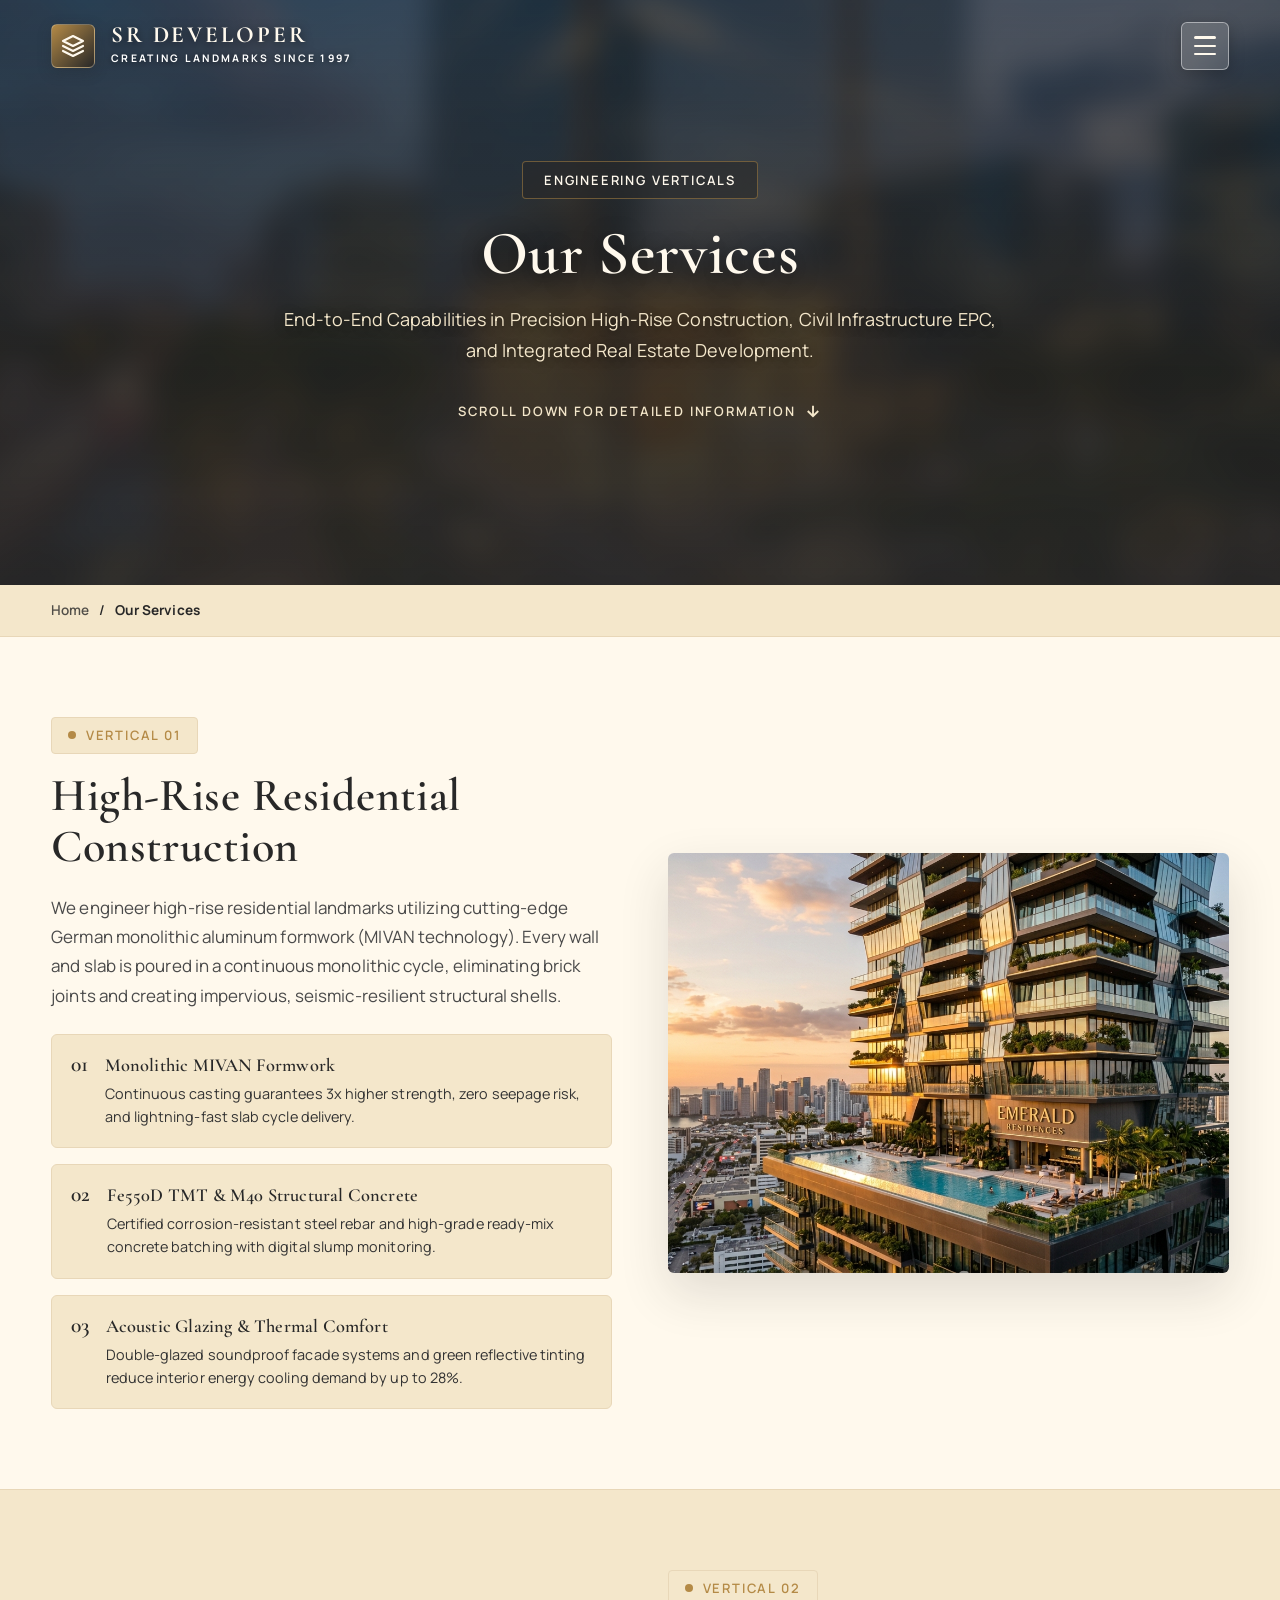
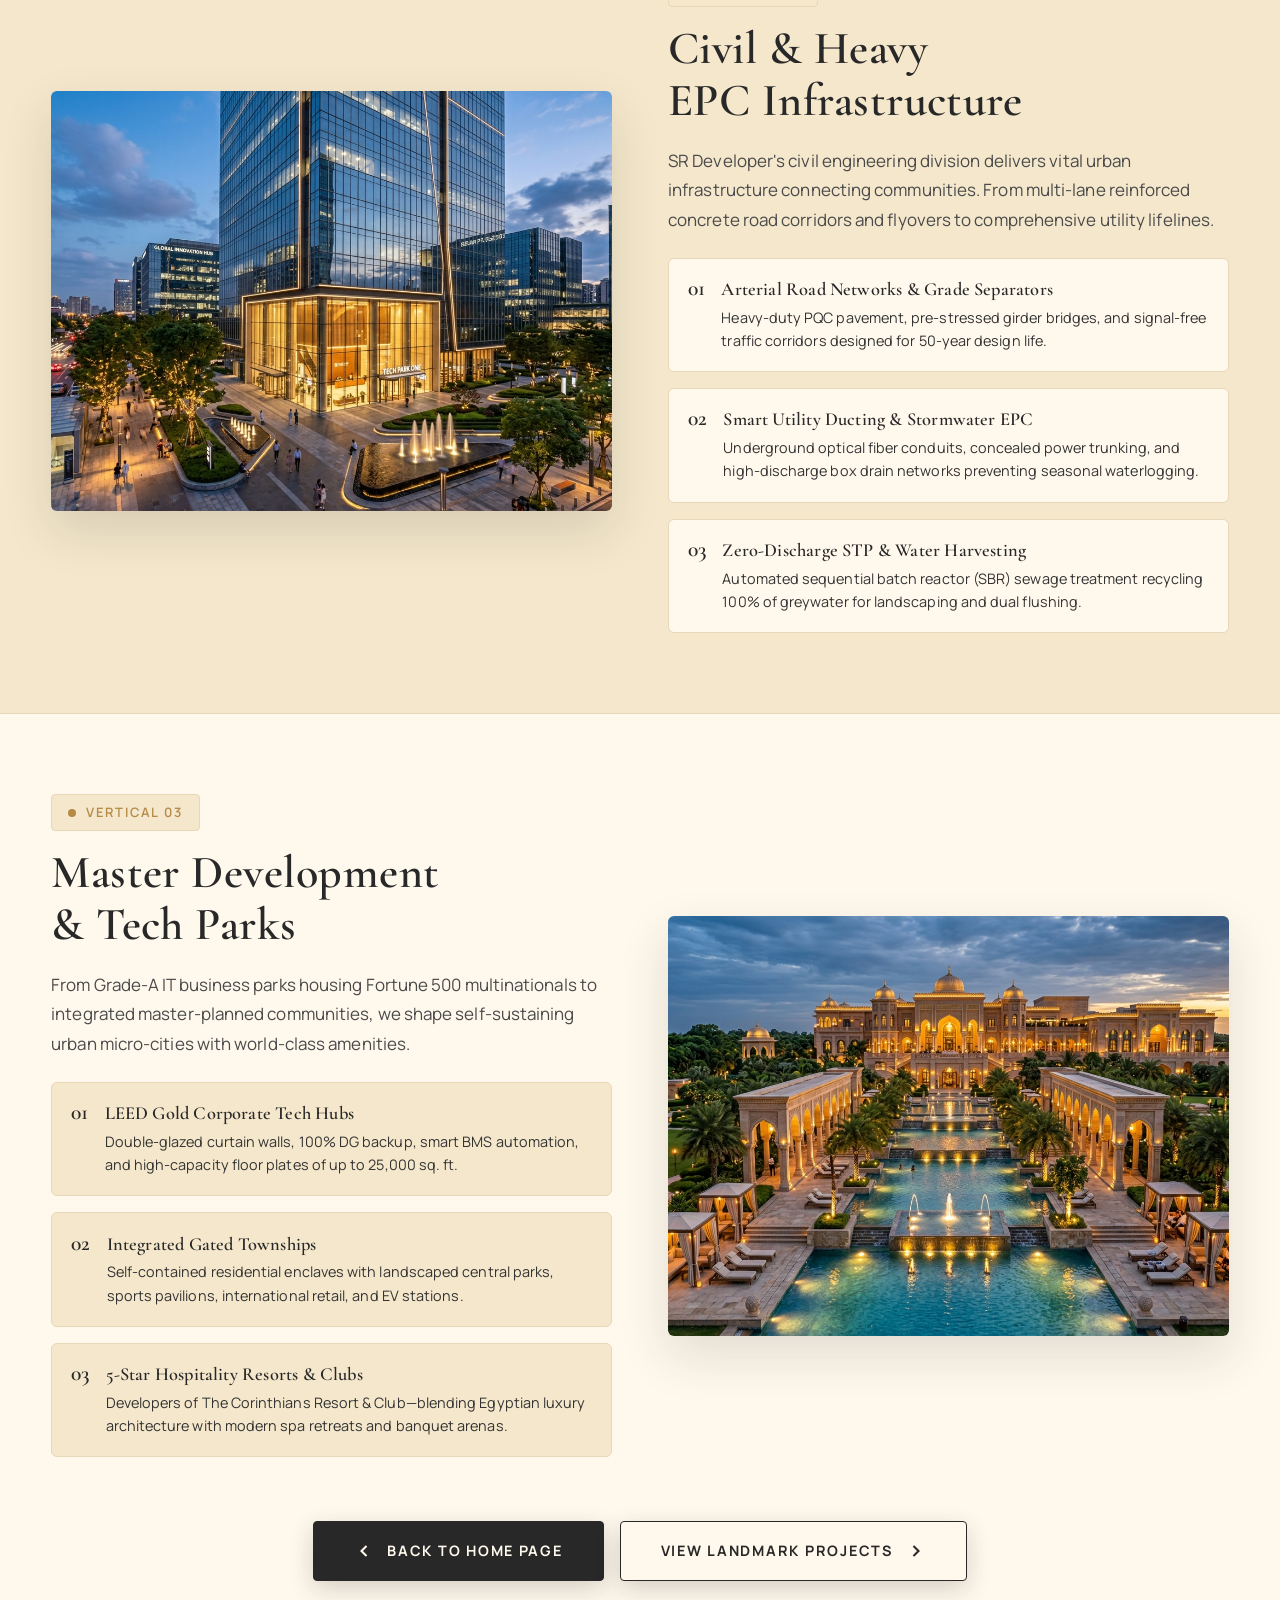
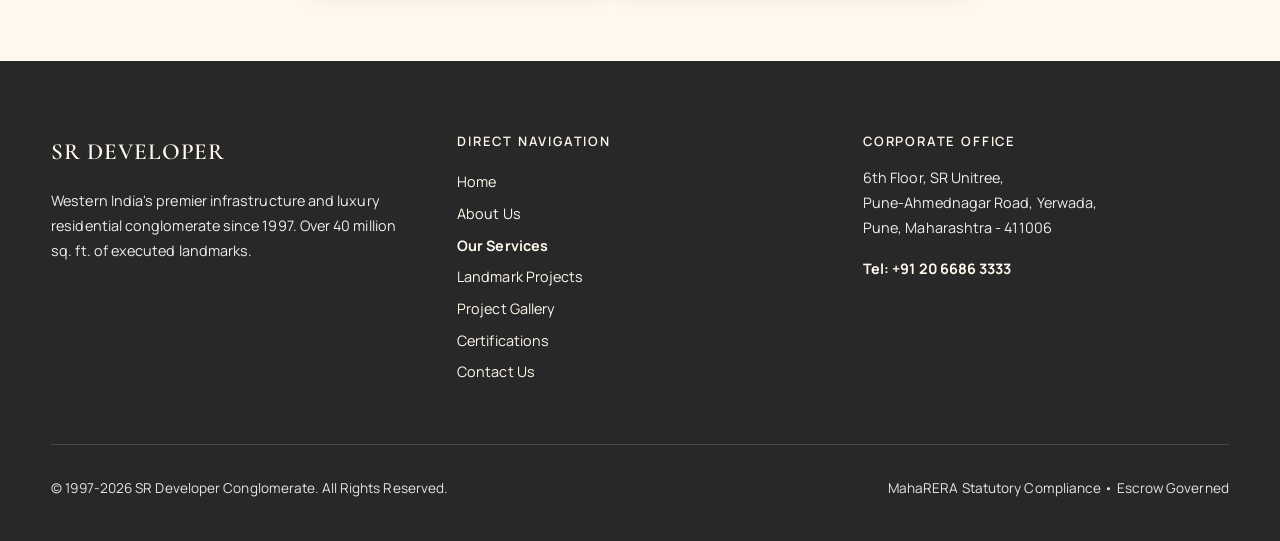
<file: services.html>
<!DOCTYPE html>
<html lang="en">
<head>
  <meta charset="UTF-8">
  <meta name="viewport" content="width=device-width, initial-scale=1.0">
  <title>Our Services | Construction, Infrastructure &amp; Development | SR Developer</title>
  <meta name="description" content="Discover SR Developer's engineering capabilities across German MIVAN high-rise construction, heavy civil infrastructure EPC, and integrated master development.">
  <link rel="canonical" href="https://srdeveloper.com/services.html">

  <!-- Google Fonts: Cormorant Garamond & Manrope -->
  <link rel="preconnect" href="https://fonts.googleapis.com">
  <link rel="preconnect" href="https://fonts.gstatic.com" crossorigin>
  <link href="https://fonts.googleapis.com/css2?family=Cormorant+Garamond:ital,wght@0,500;0,600;0,700;1,500;1,600&family=Manrope:wght@400;500;600;700&display=swap" rel="stylesheet">

  <link rel="stylesheet" href="styles.css">
</head>
<body>

  <!-- Dynamic Scroll Progress Indicator -->
  <div class="scroll-progress-bar" id="scrollProgressBar"></div>

  <!-- Sub-Page Intro Animation Curtain -->
  <div class="intro-curtain" id="introCurtain" data-intro-title="OUR SERVICES">
    <div class="intro-container">
      <div class="intro-text-step" id="introStep1"></div>
    </div>
  </div>

  <!-- Transparent-to-Solid Sticky Header -->
  <header class="main-header" id="mainHeader">
    <div class="container header-inner">
      <a href="index.html?from=subpage" class="brand-logo" aria-label="SR Developer Homepage">
        <div class="logo-symbol">
          <svg viewBox="0 0 24 24" fill="none" stroke="currentColor" stroke-width="2.2" stroke-linecap="round" stroke-linejoin="round">
            <polygon points="12 2 2 7 12 12 22 7 12 2" />
            <polyline points="2 17 12 22 22 17" />
            <polyline points="2 12 12 17 22 12" />
          </svg>
        </div>
        <div class="logo-text-block">
          <span class="logo-brand-name">SR DEVELOPER</span>
          <span class="logo-tagline">Creating Landmarks Since 1997</span>
        </div>
      </a>

      <!-- 3-Line Hamburger Menu Toggle Button (Right Corner) -->
      <div class="header-actions">
        <button class="menu-toggle-btn" id="menuToggleBtn" aria-label="Toggle Navigation Menu">
          <span></span>
          <span></span>
          <span></span>
        </button>
      </div>
    </div>
  </header>

  <!-- Fullscreen Interactive Mega Menu Overlay -->
  <div class="mega-menu-overlay" id="megaMenuOverlay">
    <button class="mega-menu-close-btn" onclick="closeMegaMenu()" aria-label="Close Menu">
      <svg width="22" height="22" viewBox="0 0 24 24" fill="none" stroke="currentColor" stroke-width="2.5"><path d="M18 6 6 18"/><path d="m6 6 12 12"/></svg>
    </button>
    <div class="mega-menu-left">
      <div>
        <p class="mega-menu-header-tag">SR Developer Conglomerate Navigation</p>
        <ul class="mega-menu-links">
          <li class="mega-menu-item" data-preview="assets/images/hero.jpg" data-caption-title="Home Page" data-caption-desc="Return to the executive homepage showcase.">
            <a href="index.html?from=subpage">
              <div class="menu-main-row">
                <span class="menu-num">00</span>
                <span class="menu-title">Home</span>
              </div>
              <span class="menu-subitems">Main Overview &amp; Interactive Showcase</span>
            </a>
          </li>
          <li class="mega-menu-item" data-preview="assets/images/hero.jpg" data-caption-title="About SR Developer" data-caption-desc="Founded in 1997. Over 29 years of architectural distinction, ethical governance, and nation-building.">
            <a href="about.html">
              <div class="menu-main-row">
                <span class="menu-num">01</span>
                <span class="menu-title">About</span>
              </div>
              <span class="menu-subitems">History, Vision, Mission, Leadership</span>
            </a>
          </li>
          <li class="mega-menu-item active" data-preview="assets/images/unitree.jpg" data-caption-title="Our Core Business Verticals" data-caption-desc="End-to-end engineering excellence across high-rise residential construction, civil infrastructure EPC, and integrated master developments.">
            <a href="services.html">
              <div class="menu-main-row">
                <span class="menu-num">02</span>
                <span class="menu-title">Our Services</span>
              </div>
              <span class="menu-subitems">Construction, Infrastructure, Development</span>
            </a>
          </li>
          <li class="mega-menu-item" data-preview="assets/images/emerald.jpg" data-caption-title="Prestigious Landmark Projects" data-caption-desc="Explore ultra-luxury gated residences, commercial IT business towers, and mixed-use urban landmarks.">
            <a href="projects.html">
              <div class="menu-main-row">
                <span class="menu-num">03</span>
                <span class="menu-title">Projects</span>
              </div>
              <span class="menu-subitems">Ongoing, Completed, Upcoming Projects</span>
            </a>
          </li>
          <li class="mega-menu-item" data-preview="assets/images/esteban.jpg" data-caption-title="Project Visual Gallery" data-caption-desc="High-definition architectural photography, cinematic walkthrough videos, and aerial drone site perspectives.">
            <a href="gallery.html">
              <div class="menu-main-row">
                <span class="menu-num">04</span>
                <span class="menu-title">Project Gallery</span>
              </div>
              <span class="menu-subitems">Photos, Videos, Drone Views</span>
            </a>
          </li>
          <li class="mega-menu-item" data-preview="assets/images/luxury-interior.jpg" data-caption-title="Certifications &amp; Accolades" data-caption-desc="Triple ISO quality compliance, CREDAI &amp; BAI awards, and over 10 million safe LTI-free work hours.">
            <a href="certifications.html">
              <div class="menu-main-row">
                <span class="menu-num">05</span>
                <span class="menu-title">Certifications</span>
              </div>
              <span class="menu-subitems">ISO, Awards, Safety Certificates</span>
            </a>
          </li>
          <li class="mega-menu-item" data-preview="assets/images/corinthians.jpg" data-caption-title="Contact &amp; Connect" data-caption-desc="Institutional enquiry desk, corporate office map in Yerwada, and direct WhatsApp concierge assistance.">
            <a href="contact.html">
              <div class="menu-main-row">
                <span class="menu-num">06</span>
                <span class="menu-title">Contact Us</span>
              </div>
              <span class="menu-subitems">Enquiry Form, Map, WhatsApp</span>
            </a>
          </li>
        </ul>
      </div>

      <div class="mega-menu-footer">
        <div>
          <strong style="color: var(--dark-blue);">Headquarters:</strong> 6th Floor, SR Unitree, Yerwada, Pune - 411006
        </div>
        <div>
          <a href="tel:+912066863333" style="color: var(--dark-blue); font-weight: 700;">+91 20 6686 3333</a>
        </div>
      </div>
    </div>

    <div class="mega-menu-right">
      <img src="assets/images/unitree.jpg" alt="Preview Showcase" class="mega-preview-bg" id="megaPreviewImg">
      <div class="mega-preview-overlay"></div>
      <div class="mega-preview-caption">
        <h4 id="megaCaptionTitle">Our Services</h4>
        <p id="megaCaptionDesc">Construction, Infrastructure &amp; Integrated Real Estate Development.</p>
      </div>
    </div>
  </div>

  <!-- Sub-Page Hero Banner with Blurred Background & Large Title -->
  <section class="subpage-hero">
    <div class="subpage-hero-bg" style="background-image: url('assets/images/unitree.jpg');"></div>
    <div class="subpage-hero-overlay"></div>
    <div class="subpage-hero-content">
      <span class="subpage-hero-tag">Engineering Verticals</span>
      <h1 class="subpage-hero-title">Our Services</h1>
      <p class="subpage-hero-desc">End-to-End Capabilities in Precision High-Rise Construction, Civil Infrastructure EPC, and Integrated Real Estate Development.</p>
      <div class="subpage-scroll-cue">
        <span>Scroll Down For Detailed Information</span>
        <svg viewBox="0 0 24 24" fill="none" stroke="currentColor" stroke-width="2.5"><path d="M12 5v14M19 12l-7 7-7-7"/></svg>
      </div>
    </div>
  </section>

  <!-- Breadcrumb Navigation Bar -->
  <nav class="breadcrumb-strip" style="background: var(--off-white); border-bottom: 1px solid var(--border-subtle); padding: 0.85rem 0;" aria-label="Breadcrumb">
    <div class="container" style="display: flex; align-items: center; gap: 0.6rem; font-size: 0.85rem; font-weight: 600; color: var(--dark-blue);">
      <a href="index.html?from=subpage" style="color: var(--dark-blue); opacity: 0.8;">Home</a>
      <span>/</span>
      <span style="color: var(--dark-blue); font-weight: 700;">Our Services</span>
    </div>
  </nav>

  <!-- Service Vertical 1: Construction -->
  <section style="padding: 5rem 0; background: var(--pure-white);">
    <div class="container">
      <div style="display: grid; grid-template-columns: repeat(auto-fit, minmax(320px, 1fr)); gap: 3.5rem; align-items: center;">
        <div>
          <span class="section-tag">Vertical 01</span>
          <h2 class="section-heading">High-Rise Residential Construction</h2>
          <p class="section-subtext" style="margin-bottom: 1.5rem;">
            We engineer high-rise residential landmarks utilizing cutting-edge German monolithic aluminum formwork (MIVAN technology). Every wall and slab is poured in a continuous monolithic cycle, eliminating brick joints and creating impervious, seismic-resilient structural shells.
          </p>
          <div style="display: flex; flex-direction: column; gap: 1rem;">
            <div style="display: flex; align-items: flex-start; gap: 1rem; background: var(--off-white); padding: 1.2rem; border-radius: 6px; border: 1px solid var(--border-subtle);">
              <div style="font-family: var(--font-heading); font-weight: 600; color: var(--dark-blue); font-size: 1.35rem; line-height: 1;">01</div>
              <div>
                <h4 style="font-family: var(--font-heading); font-size: 1.15rem; font-weight: 600; color: var(--dark-blue); margin-bottom: 0.25rem;">Monolithic MIVAN Formwork</h4>
                <p style="font-size: 0.9rem; color: var(--text-body); line-height: 1.6;">Continuous casting guarantees 3x higher strength, zero seepage risk, and lightning-fast slab cycle delivery.</p>
              </div>
            </div>
            <div style="display: flex; align-items: flex-start; gap: 1rem; background: var(--off-white); padding: 1.2rem; border-radius: 6px; border: 1px solid var(--border-subtle);">
              <div style="font-family: var(--font-heading); font-weight: 600; color: var(--dark-blue); font-size: 1.35rem; line-height: 1;">02</div>
              <div>
                <h4 style="font-family: var(--font-heading); font-size: 1.15rem; font-weight: 600; color: var(--dark-blue); margin-bottom: 0.25rem;">Fe550D TMT &amp; M40 Structural Concrete</h4>
                <p style="font-size: 0.9rem; color: var(--text-body); line-height: 1.6;">Certified corrosion-resistant steel rebar and high-grade ready-mix concrete batching with digital slump monitoring.</p>
              </div>
            </div>
            <div style="display: flex; align-items: flex-start; gap: 1rem; background: var(--off-white); padding: 1.2rem; border-radius: 6px; border: 1px solid var(--border-subtle);">
              <div style="font-family: var(--font-heading); font-weight: 600; color: var(--dark-blue); font-size: 1.35rem; line-height: 1;">03</div>
              <div>
                <h4 style="font-family: var(--font-heading); font-size: 1.15rem; font-weight: 600; color: var(--dark-blue); margin-bottom: 0.25rem;">Acoustic Glazing &amp; Thermal Comfort</h4>
                <p style="font-size: 0.9rem; color: var(--text-body); line-height: 1.6;">Double-glazed soundproof facade systems and green reflective tinting reduce interior energy cooling demand by up to 28%.</p>
              </div>
            </div>
          </div>
        </div>
        <div>
          <img src="assets/images/emerald.jpg" alt="High-Rise Construction" style="border-radius: 6px; box-shadow: var(--shadow-lg); width: 100%; height: 420px; object-fit: cover;">
        </div>
      </div>
    </div>
  </section>

  <!-- Service Vertical 2: Infrastructure -->
  <section style="padding: 5rem 0; background: var(--off-white); border-top: 1px solid var(--border-subtle); border-bottom: 1px solid var(--border-subtle);">
    <div class="container">
      <div style="display: grid; grid-template-columns: repeat(auto-fit, minmax(320px, 1fr)); gap: 3.5rem; align-items: center;">
        <div style="order: 2;">
          <span class="section-tag">Vertical 02</span>
          <h2 class="section-heading">Civil &amp; Heavy EPC Infrastructure</h2>
          <p class="section-subtext" style="margin-bottom: 1.5rem;">
            SR Developer's civil engineering division delivers vital urban infrastructure connecting communities. From multi-lane reinforced concrete road corridors and flyovers to comprehensive utility lifelines.
          </p>
          <div style="display: flex; flex-direction: column; gap: 1rem;">
            <div style="display: flex; align-items: flex-start; gap: 1rem; background: var(--pure-white); padding: 1.2rem; border-radius: 6px; border: 1px solid var(--border-subtle);">
              <div style="font-family: var(--font-heading); font-weight: 600; color: var(--dark-blue); font-size: 1.35rem; line-height: 1;">01</div>
              <div>
                <h4 style="font-family: var(--font-heading); font-size: 1.15rem; font-weight: 600; color: var(--dark-blue); margin-bottom: 0.25rem;">Arterial Road Networks &amp; Grade Separators</h4>
                <p style="font-size: 0.9rem; color: var(--text-body); line-height: 1.6;">Heavy-duty PQC pavement, pre-stressed girder bridges, and signal-free traffic corridors designed for 50-year design life.</p>
              </div>
            </div>
            <div style="display: flex; align-items: flex-start; gap: 1rem; background: var(--pure-white); padding: 1.2rem; border-radius: 6px; border: 1px solid var(--border-subtle);">
              <div style="font-family: var(--font-heading); font-weight: 600; color: var(--dark-blue); font-size: 1.35rem; line-height: 1;">02</div>
              <div>
                <h4 style="font-family: var(--font-heading); font-size: 1.15rem; font-weight: 600; color: var(--dark-blue); margin-bottom: 0.25rem;">Smart Utility Ducting &amp; Stormwater EPC</h4>
                <p style="font-size: 0.9rem; color: var(--text-body); line-height: 1.6;">Underground optical fiber conduits, concealed power trunking, and high-discharge box drain networks preventing seasonal waterlogging.</p>
              </div>
            </div>
            <div style="display: flex; align-items: flex-start; gap: 1rem; background: var(--pure-white); padding: 1.2rem; border-radius: 6px; border: 1px solid var(--border-subtle);">
              <div style="font-family: var(--font-heading); font-weight: 600; color: var(--dark-blue); font-size: 1.35rem; line-height: 1;">03</div>
              <div>
                <h4 style="font-family: var(--font-heading); font-size: 1.15rem; font-weight: 600; color: var(--dark-blue); margin-bottom: 0.25rem;">Zero-Discharge STP &amp; Water Harvesting</h4>
                <p style="font-size: 0.9rem; color: var(--text-body); line-height: 1.6;">Automated sequential batch reactor (SBR) sewage treatment recycling 100% of greywater for landscaping and dual flushing.</p>
              </div>
            </div>
          </div>
        </div>
        <div style="order: 1;">
          <img src="assets/images/unitree.jpg" alt="Civil Infrastructure EPC" style="border-radius: 6px; box-shadow: var(--shadow-lg); width: 100%; height: 420px; object-fit: cover;">
        </div>
      </div>
    </div>
  </section>

  <!-- Service Vertical 3: Development -->
  <section style="padding: 5rem 0; background: var(--pure-white);">
    <div class="container">
      <div style="display: grid; grid-template-columns: repeat(auto-fit, minmax(320px, 1fr)); gap: 3.5rem; align-items: center;">
        <div>
          <span class="section-tag">Vertical 03</span>
          <h2 class="section-heading">Master Development &amp; Tech Parks</h2>
          <p class="section-subtext" style="margin-bottom: 1.5rem;">
            From Grade-A IT business parks housing Fortune 500 multinationals to integrated master-planned communities, we shape self-sustaining urban micro-cities with world-class amenities.
          </p>
          <div style="display: flex; flex-direction: column; gap: 1rem;">
            <div style="display: flex; align-items: flex-start; gap: 1rem; background: var(--off-white); padding: 1.2rem; border-radius: 6px; border: 1px solid var(--border-subtle);">
              <div style="font-family: var(--font-heading); font-weight: 600; color: var(--dark-blue); font-size: 1.35rem; line-height: 1;">01</div>
              <div>
                <h4 style="font-family: var(--font-heading); font-size: 1.15rem; font-weight: 600; color: var(--dark-blue); margin-bottom: 0.25rem;">LEED Gold Corporate Tech Hubs</h4>
                <p style="font-size: 0.9rem; color: var(--text-body); line-height: 1.6;">Double-glazed curtain walls, 100% DG backup, smart BMS automation, and high-capacity floor plates of up to 25,000 sq. ft.</p>
              </div>
            </div>
            <div style="display: flex; align-items: flex-start; gap: 1rem; background: var(--off-white); padding: 1.2rem; border-radius: 6px; border: 1px solid var(--border-subtle);">
              <div style="font-family: var(--font-heading); font-weight: 600; color: var(--dark-blue); font-size: 1.35rem; line-height: 1;">02</div>
              <div>
                <h4 style="font-family: var(--font-heading); font-size: 1.15rem; font-weight: 600; color: var(--dark-blue); margin-bottom: 0.25rem;">Integrated Gated Townships</h4>
                <p style="font-size: 0.9rem; color: var(--text-body); line-height: 1.6;">Self-contained residential enclaves with landscaped central parks, sports pavilions, international retail, and EV stations.</p>
              </div>
            </div>
            <div style="display: flex; align-items: flex-start; gap: 1rem; background: var(--off-white); padding: 1.2rem; border-radius: 6px; border: 1px solid var(--border-subtle);">
              <div style="font-family: var(--font-heading); font-weight: 600; color: var(--dark-blue); font-size: 1.35rem; line-height: 1;">03</div>
              <div>
                <h4 style="font-family: var(--font-heading); font-size: 1.15rem; font-weight: 600; color: var(--dark-blue); margin-bottom: 0.25rem;">5-Star Hospitality Resorts &amp; Clubs</h4>
                <p style="font-size: 0.9rem; color: var(--text-body); line-height: 1.6;">Developers of The Corinthians Resort &amp; Club&mdash;blending Egyptian luxury architecture with modern spa retreats and banquet arenas.</p>
              </div>
            </div>
          </div>
        </div>
        <div>
          <img src="assets/images/corinthians.jpg" alt="Master Urban Development" style="border-radius: 6px; box-shadow: var(--shadow-lg); width: 100%; height: 420px; object-fit: cover;">
        </div>
      </div>

      <!-- Action Row -->
      <div class="teaser-action-row" style="margin-top: 4rem;">
        <a href="index.html?from=subpage" class="btn-teaser-view">
          <svg width="20" height="20" viewBox="0 0 24 24" fill="none" stroke="currentColor" stroke-width="2.5"><path d="m15 18-6-6 6-6"/></svg>
          Back To Home Page
        </a>
        <a href="projects.html" class="btn-teaser-view" style="margin-left: 1rem; background: var(--pure-white); color: var(--dark-blue); border-color: var(--dark-blue);">
          View Landmark Projects
          <svg width="20" height="20" viewBox="0 0 24 24" fill="none" stroke="currentColor" stroke-width="2.5"><path d="m9 18 6-6-6-6"/></svg>
        </a>
      </div>
    </div>
  </section>

  <!-- Corporate Footer -->
  <footer style="background: var(--dark-blue); color: var(--pure-white); padding: 4.5rem 0 2.5rem 0;">
    <div class="container">
      <div style="display: grid; grid-template-columns: repeat(auto-fit, minmax(240px, 1fr)); gap: 2.5rem; margin-bottom: 3.5rem;">
        <div>
          <h4 style="font-family: var(--font-heading); font-size: 1.3rem; font-weight: 600; margin-bottom: 1rem; color: var(--pure-white);">SR DEVELOPER</h4>
          <p style="color: rgba(255, 255, 255, 0.92); font-size: 0.9rem; line-height: 1.7;">
            Western India's premier infrastructure and luxury residential conglomerate since 1997. Over 40 million sq. ft. of executed landmarks.
          </p>
        </div>
        <div>
          <h5 style="font-size: 0.9rem; text-transform: uppercase; letter-spacing: 0.15em; color: var(--pure-white); margin-bottom: 1rem;">Direct Navigation</h5>
          <ul style="list-style: none; padding: 0; line-height: 2.2; font-size: 0.9rem;">
            <li><a href="index.html?from=subpage" style="color: var(--pure-white);">Home</a></li>
            <li><a href="about.html" style="color: var(--pure-white);">About Us</a></li>
            <li><a href="services.html" style="color: var(--pure-white); font-weight: 700;">Our Services</a></li>
            <li><a href="projects.html" style="color: var(--pure-white);">Landmark Projects</a></li>
            <li><a href="gallery.html" style="color: var(--pure-white);">Project Gallery</a></li>
            <li><a href="certifications.html" style="color: var(--pure-white);">Certifications</a></li>
            <li><a href="contact.html" style="color: var(--pure-white);">Contact Us</a></li>
          </ul>
        </div>
        <div>
          <h5 style="font-size: 0.9rem; text-transform: uppercase; letter-spacing: 0.15em; color: var(--pure-white); margin-bottom: 1rem;">Corporate Office</h5>
          <p style="color: rgba(255, 255, 255, 0.92); font-size: 0.9rem; line-height: 1.7;">
            6th Floor, SR Unitree,<br>
            Pune-Ahmednagar Road, Yerwada,<br>
            Pune, Maharashtra - 411006
          </p>
          <p style="margin-top: 1rem; color: var(--pure-white); font-weight: 700;">
            Tel: +91 20 6686 3333
          </p>
        </div>
      </div>
      <div style="border-top: 1px solid rgba(255, 255, 255, 0.15); padding-top: 2rem; display: flex; justify-content: space-between; align-items: center; flex-wrap: wrap; gap: 1rem; font-size: 0.85rem; color: rgba(255, 255, 255, 0.88);">
        <div>&copy; 1997-2026 SR Developer Conglomerate. All Rights Reserved.</div>
        <div>MahaRERA Statutory Compliance &bull; Escrow Governed</div>
      </div>
    </div>
  </footer>

  <script src="script.js"></script>
</body>
</html>
</file>
<file: styles.css>
/* ==========================================================================
   SR DEVELOPER - LUXURY REAL ESTATE DESIGN SYSTEM
   Palette: Warm Cream (#FFF9ED), Champagne Sand (#F4E7CB),
            Antique Gold (#B48A46), Deep Charcoal (#282828)
   ========================================================================== */

:root {
  /* Brand Luxury Royal Palette (User Specified) */
  --cream-white: #FFF9ED;
  --sand-surface: #F4E7CB;
  --sand-border: #E8D7B8;
  --sand-dark: #DCC59B;
  --gold-primary: #B48A46;
  --gold-hover: #9E7434;
  --gold-light: #C9A466;
  --charcoal-dark: #282828;
  --charcoal-medium: #3A3A3A;
  --charcoal-soft: #555555;

  /* Unified Design Tokens */
  --pure-white: #FFF9ED;       /* #FFF9ED Warm Cream base canvas */
  --off-white: #F4E7CB;        /* #F4E7CB Champagne Sand surface */
  --light-sky-blue: #F4E7CB;   /* #F4E7CB Soft Sand surface */
  --soft-sky-blue: #E8D7B8;    /* Muted sand border */
  --primary-blue: #B48A46;     /* #B48A46 Warm Antique Gold Accent */
  --accent-blue: #9E7434;      /* Deep Gold Hover */
  --dark-blue: #282828;        /* #282828 Deep Charcoal Primary & Text */
  --light-gray-text: #4A4A4A;  /* Charcoal Readable Text */

  /* Surface & Background Tokens */
  --bg-primary: #FFF9ED;
  --bg-secondary: #F4E7CB;
  --bg-accent-light: #F4E7CB;
  --bg-accent-soft: #E8D7B8;
  --bg-azure-soft: #FAF3E3;

  --text-dark: #282828;
  --text-primary: #282828;
  --text-body: #333333;
  --text-subtle: #4F4F4F;
  --text-muted: #666666;
  --text-white: #FFF9ED;

  --border-subtle: #E8D7B8;
  --border-light: #F4E7CB;
  --border-medium: #DCC59B;
  --border-primary: #B48A46;
  --border-dark: #282828;

  /* Elevation Shadows (Tailored Warm Gold & Charcoal Tints) */
  --shadow-sm: 0 3px 12px rgba(40, 40, 40, 0.06);
  --shadow-md: 0 10px 28px rgba(40, 40, 40, 0.10);
  --shadow-lg: 0 20px 50px rgba(40, 40, 40, 0.14);
  --shadow-blue: 0 8px 24px rgba(180, 138, 70, 0.28);

  /* ==========================================================================
     SR DEVELOPER - LUXURY REAL ESTATE TYPOGRAPHY SYSTEM
     Primary Heading: Cormorant Garamond (500-600) - Architectural Luxury & Royal Elegance
     Secondary / UI: Manrope (400-700) - Clean, Modern, Highly Legible UI & Body
     ========================================================================== */
  --font-heading: 'Cormorant Garamond', Garamond, 'Cinzel', Georgia, 'Times New Roman', serif;
  --font-body: 'Manrope', 'Plus Jakarta Sans', -apple-system, BlinkMacSystemFont, 'Segoe UI', Roboto, sans-serif;
  --font-serif: var(--font-heading);
  --font-sans: var(--font-body);

  /* Fluid Responsive Typography Scale (CSS clamp)
     Desktop: H1: 54-64px, H2: 42-50px, H3: 28-34px, Body: 16-18px, Nav: 14-15px, Btn: 13-15px, Card: 19-23px, Label: 12-13px
     Tablet:  H1: 44-52px, H2: 36-42px, H3: 25-30px, Body: 16px
     Mobile:  H1: 36-42px, H2: 30-36px, H3: 24-28px, Body: 15-16px, Btn: 13-14px
  */
  --font-size-h1: clamp(2.35rem, 1.85rem + 2.5vw, 4rem);       /* 37.6px (mobile) -> 48.8px (tablet) -> 64px (desktop) */
  --font-size-h2: clamp(1.95rem, 1.6rem + 1.6vw, 3.125rem);   /* 31.2px (mobile) -> 37.9px (tablet) -> 50px (desktop) */
  --font-size-h3: clamp(1.5rem, 1.35rem + 0.85vw, 2.125rem);   /* 24px (mobile) -> 28.1px (tablet) -> 34px (desktop) */
  --font-size-h4: clamp(1.25rem, 1.15rem + 0.5vw, 1.55rem);    /* 20px (mobile) -> 24.8px (desktop) */
  --font-size-card-title: clamp(1.1875rem, 1.1rem + 0.35vw, 1.4375rem); /* 19px (mobile) -> 23px (desktop) */
  --font-size-body: clamp(0.95rem, 0.92rem + 0.22vw, 1.0625rem);       /* 15.2px (mobile) -> 16.4px (tablet) -> 17px (desktop) */
  --font-size-nav: clamp(0.875rem, 0.85rem + 0.1vw, 0.9375rem);        /* 14px -> 15px */
  --font-size-btn: clamp(0.8125rem, 0.78rem + 0.12vw, 0.9375rem);      /* 13px (mobile) -> 15px (desktop) */
  --font-size-label: clamp(0.75rem, 0.73rem + 0.1vw, 0.8125rem);       /* 12px -> 13px */

  /* Line Heights */
  --lh-heading-large: 1.12;
  --lh-heading-medium: 1.22;
  --lh-heading-small: 1.3;
  --lh-body: 1.72;
  --lh-snug: 1.45;

  /* Letter Spacing */
  --ls-heading: 0.01em;
  --ls-title: 0.015em;
  --ls-label: 0.1em;
  --ls-label-wide: 0.14em;
  --ls-body: 0.005em;

  /* Transitions */
  --transition-fast: 0.2s cubic-bezier(0.16, 1, 0.3, 1);
  --transition-smooth: 0.35s cubic-bezier(0.16, 1, 0.3, 1);
  --transition-cinematic: 0.7s cubic-bezier(0.19, 1, 0.22, 1);
}

/* Reset */
*, *::before, *::after {
  box-sizing: border-box;
  margin: 0;
  padding: 0;
}

html {
  scroll-behavior: smooth;
  font-size: 16px;
  -webkit-font-smoothing: antialiased;
  -moz-osx-font-smoothing: grayscale;
  text-rendering: optimizeLegibility;
  font-feature-settings: 'cv02', 'cv03', 'cv04', 'cv11';
  width: 100%;
  max-width: 100vw;
  overflow-x: hidden;
  scrollbar-width: thin;
  scrollbar-color: var(--primary-blue) var(--off-white);
}

body {
  font-family: var(--font-body);
  font-size: var(--font-size-body);
  color: var(--text-dark);
  background-color: var(--bg-secondary);
  line-height: var(--lh-body);
  letter-spacing: var(--ls-body);
  width: 100%;
  max-width: 100vw;
  overflow-x: hidden;
  margin: 0;
  padding: 0;
}

/* Custom Sleek Scrollbar */
::-webkit-scrollbar {
  width: 7px;
  height: 7px;
}

::-webkit-scrollbar-track {
  background: var(--off-white);
}

::-webkit-scrollbar-thumb {
  background: var(--primary-blue);
  border-radius: 999px;
  border: 1.5px solid var(--off-white);
}

::-webkit-scrollbar-thumb:hover {
  background: var(--dark-blue);
}

/* Dynamic Top Scroll Indicator */
.scroll-progress-bar {
  position: fixed;
  top: 0;
  left: 0;
  height: 3px;
  width: 0%;
  background: linear-gradient(90deg, var(--soft-sky-blue), var(--primary-blue));
  z-index: 999999;
  transition: width 0.1s ease-out;
  box-shadow: 0 0 10px rgba(47, 128, 168, 0.5);
  pointer-events: none;
}

img {
  max-width: 100%;
  height: auto;
  display: block;
}

a {
  color: inherit;
  text-decoration: none;
  transition: all var(--transition-fast);
}

button {
  font-family: var(--font-body);
  font-size: var(--font-size-btn);
  font-weight: 600;
  letter-spacing: var(--ls-label);
  cursor: pointer;
  border: none;
  background: none;
  outline: none;
}

input, select, textarea {
  font-family: var(--font-body);
  font-size: var(--font-size-body);
  outline: none;
}

/* Global Heading Defaults (Cormorant Garamond 500-600 Royal Architecture) */
h1, h2, h3, h4, h5, h6 {
  font-family: var(--font-heading);
  font-weight: 600;
  color: var(--dark-blue);
  line-height: var(--lh-heading-medium);
  letter-spacing: var(--ls-heading);
  text-wrap: balance;
  margin: 0;
}

h1 {
  font-size: var(--font-size-h1);
  line-height: var(--lh-heading-large);
  font-weight: 600;
  letter-spacing: var(--ls-heading);
}

h2 {
  font-size: var(--font-size-h2);
  line-height: var(--lh-heading-large);
  font-weight: 600;
  letter-spacing: var(--ls-heading);
}

h3 {
  font-size: var(--font-size-h3);
  line-height: var(--lh-heading-medium);
  font-weight: 600;
  letter-spacing: var(--ls-heading);
}

h4 {
  font-size: var(--font-size-h4);
  line-height: var(--lh-heading-small);
  font-weight: 600;
}

h5 {
  font-size: var(--font-size-card-title);
  line-height: var(--lh-heading-small);
  font-weight: 600;
}

h6 {
  font-size: 1.05rem;
  line-height: var(--lh-snug);
  font-weight: 600;
}

p {
  font-family: var(--font-body);
  font-size: var(--font-size-body);
  line-height: var(--lh-body);
  letter-spacing: var(--ls-body);
}

.font-serif {
  font-family: var(--font-heading);
}

.font-sans {
  font-family: var(--font-body);
}

/* Layout Container */
.container {
  width: 100%;
  max-width: 1820px;
  margin: 0 auto;
  padding: 0 clamp(1.5rem, 4vw, 4.5rem);
}

/* Typography Hierarchy */
.section-tag {
  display: inline-flex;
  align-items: center;
  gap: 0.6rem;
  font-family: var(--font-body);
  font-size: var(--font-size-label);
  font-weight: 600;
  text-transform: uppercase;
  letter-spacing: var(--ls-label-wide);
  color: var(--primary-blue);
  background: var(--light-sky-blue);
  padding: 0.4rem 1rem;
  border-radius: 4px;
  margin-bottom: 1rem;
  border: 1px solid var(--soft-sky-blue);
}

.section-tag::before {
  content: '';
  width: 8px;
  height: 8px;
  background: var(--primary-blue);
  border-radius: 50%;
  display: inline-block;
}

.section-heading {
  font-family: var(--font-heading);
  font-size: var(--font-size-h2);
  font-weight: 600;
  line-height: var(--lh-heading-large);
  color: var(--dark-blue);
  margin-bottom: 1.25rem;
  letter-spacing: var(--ls-heading);
}

.section-subtext {
  font-family: var(--font-body);
  font-size: var(--font-size-body);
  color: var(--light-gray-text);
  line-height: var(--lh-body);
  letter-spacing: var(--ls-body);
  max-width: 800px;
}

/* Executive Buttons */
.btn-primary-blue {
  display: inline-flex;
  align-items: center;
  justify-content: center;
  gap: 0.75rem;
  padding: 0.95rem 2.2rem;
  background: var(--primary-blue);
  color: var(--pure-white);
  font-family: var(--font-body);
  font-size: var(--font-size-btn);
  font-weight: 600;
  letter-spacing: var(--ls-label);
  text-transform: uppercase;
  border-radius: 4px;
  border: 1px solid var(--primary-blue);
  box-shadow: var(--shadow-blue);
  transition: all var(--transition-smooth);
}

.btn-primary-blue:hover {
  background: var(--dark-blue);
  border-color: var(--dark-blue);
  box-shadow: var(--shadow-md);
  transform: translateY(-2px);
  color: var(--pure-white);
}

.btn-outline-blue {
  display: inline-flex;
  align-items: center;
  justify-content: center;
  gap: 0.75rem;
  padding: 0.95rem 2.2rem;
  background: var(--pure-white);
  color: var(--dark-blue);
  font-family: var(--font-body);
  font-size: var(--font-size-btn);
  font-weight: 600;
  letter-spacing: var(--ls-label);
  text-transform: uppercase;
  border-radius: 4px;
  border: 1.5px solid var(--soft-sky-blue);
  transition: all var(--transition-smooth);
}

.btn-outline-blue:hover {
  background: var(--light-sky-blue);
  border-color: var(--primary-blue);
  color: var(--primary-blue);
  transform: translateY(-2px);
}

/* ==========================================================================
   SUBPAGE BLURRED HERO & TEASER ACTION ROW STYLES
   ========================================================================== */
.subpage-hero {
  position: relative;
  width: 100%;
  height: 65vh;
  min-height: 480px;
  overflow: hidden;
  display: flex;
  align-items: center;
  justify-content: center;
  background-color: var(--dark-blue);
}

.subpage-hero-bg {
  position: absolute;
  top: -20px;
  left: -20px;
  right: -20px;
  bottom: -20px;
  background-size: cover;
  background-position: center;
  filter: blur(14px) brightness(0.68);
  -webkit-filter: blur(14px) brightness(0.68);
  transform: scale(1.08);
  will-change: transform;
}

.subpage-hero-overlay {
  position: absolute;
  inset: 0;
  background: linear-gradient(180deg, rgba(40, 40, 40, 0.55) 0%, rgba(40, 40, 40, 0.88) 100%);
  z-index: 1;
}

.subpage-hero-content {
  position: relative;
  z-index: 2;
  text-align: center;
  padding: 0 1.5rem;
  max-width: 960px;
  margin: 0 auto;
}

.subpage-hero-tag {
  display: inline-block;
  font-family: var(--font-body);
  font-size: var(--font-size-label);
  font-weight: 600;
  text-transform: uppercase;
  letter-spacing: var(--ls-label-wide);
  color: #FFF9ED;
  background: rgba(40, 40, 40, 0.6);
  border: 1px solid rgba(180, 138, 70, 0.5);
  padding: 0.45rem 1.3rem;
  border-radius: 4px;
  margin-bottom: 1.25rem;
  backdrop-filter: blur(8px);
}

.subpage-hero-title {
  font-family: var(--font-heading);
  font-size: var(--font-size-h1);
  font-weight: 600;
  letter-spacing: var(--ls-heading);
  color: #FFF9ED;
  line-height: var(--lh-heading-large);
  text-shadow: 0 4px 20px rgba(0, 0, 0, 0.6);
  margin-bottom: 1rem;
}

.subpage-hero-desc {
  font-family: var(--font-body);
  font-size: clamp(1rem, 0.95rem + 0.25vw, 1.125rem);
  color: #F4E7CB;
  max-width: 720px;
  margin: 0 auto 1.8rem auto;
  line-height: var(--lh-body);
  letter-spacing: var(--ls-body);
  text-shadow: 0 2px 10px rgba(0, 0, 0, 0.5);
}

.subpage-scroll-cue {
  display: inline-flex;
  align-items: center;
  gap: 0.5rem;
  font-family: var(--font-body);
  font-size: var(--font-size-label);
  font-weight: 600;
  letter-spacing: var(--ls-label-wide);
  text-transform: uppercase;
  color: #F4E7CB;
  animation: bounceCue 2s infinite ease-in-out;
}

.subpage-scroll-cue svg {
  width: 18px;
  height: 18px;
}

@keyframes bounceCue {
  0%, 100% { transform: translateY(0); }
  50% { transform: translateY(6px); }
}

/* Teaser Card & Action Row for Index */
.teaser-action-row {
  margin-top: 2.8rem;
  text-align: center;
  display: flex;
  justify-content: center;
}

.btn-teaser-view {
  display: inline-flex;
  align-items: center;
  justify-content: center;
  gap: 0.85rem;
  padding: 1.05rem 2.5rem;
  background: var(--dark-blue);
  color: #FFF9ED;
  font-size: 0.9rem;
  font-weight: 700;
  letter-spacing: 0.12em;
  text-transform: uppercase;
  border-radius: 4px;
  border: 1.5px solid var(--dark-blue);
  box-shadow: 0 8px 24px rgba(40, 40, 40, 0.2);
  transition: all var(--transition-smooth);
  cursor: pointer;
}

.btn-teaser-view:hover {
  background: var(--primary-blue);
  border-color: var(--primary-blue);
  transform: translateY(-3px);
  box-shadow: 0 12px 30px rgba(180, 138, 70, 0.35);
  color: #FFF9ED;
}

.btn-teaser-view svg {
  transition: transform var(--transition-fast);
}

.btn-teaser-view:hover svg {
  transform: translateX(4px);
}

/* ==========================================================================
   CINEMATIC INTRO ANIMATION
   ========================================================================== */
.intro-curtain {
  position: fixed;
  inset: 0;
  z-index: 99999;
  background: linear-gradient(135deg, #FFF9ED 0%, #F4E7CB 100%);
  display: flex;
  flex-direction: column;
  justify-content: center;
  align-items: center;
  overflow: hidden;
  transition: transform 0.95s cubic-bezier(0.77, 0, 0.175, 1);
  will-change: transform;
}

.intro-curtain.slide-up {
  transform: translateY(-100%);
}

.intro-curtain.hidden {
  display: none !important;
}

.intro-container {
  position: relative;
  z-index: 2;
  text-align: center;
  width: 100%;
  max-width: 900px;
  min-height: 240px;
  display: flex;
  justify-content: center;
  align-items: center;
  padding: 0 1.5rem;
}

.intro-text-step {
  position: absolute;
  width: 100%;
  display: flex;
  flex-direction: column;
  align-items: center;
  justify-content: center;
  opacity: 0;
  transform: translateY(20px);
  transition: opacity 1s cubic-bezier(0.4, 0, 0.2, 1), transform 1s cubic-bezier(0.4, 0, 0.2, 1);
  pointer-events: none;
}

.intro-text-step.active {
  opacity: 1;
  transform: translateY(0);
  pointer-events: auto;
}

.intro-text-step.exit {
  opacity: 0;
  transform: translateY(-20px);
  transition: opacity 1s cubic-bezier(0.4, 0, 0.2, 1), transform 1s cubic-bezier(0.4, 0, 0.2, 1);
}

.intro-huge-title {
  font-family: var(--font-heading);
  font-size: var(--font-size-h1);
  font-weight: 600;
  letter-spacing: 0.12em;
  text-align: center;
  line-height: var(--lh-heading-large);
  color: var(--dark-blue);
  text-shadow: 0 4px 18px rgba(10, 30, 45, 0.1);
}

.intro-subtitle-title {
  font-family: var(--font-heading);
  font-size: clamp(1.1rem, 0.95rem + 0.7vw, 1.45rem);
  font-weight: 500;
  letter-spacing: 0.12em;
  text-align: center;
  line-height: var(--lh-snug);
  color: var(--dark-blue);
  text-shadow: 0 4px 18px rgba(10, 30, 45, 0.1);
}

/* ==========================================================================
   TRANSPARENT-TO-SOLID HEADER:
   AT TOP: TRANSPARENT BAR, LOGO (LEFT) & 3-LINE ICON (RIGHT) CLEARLY VISIBLE
   ON SCROLL: SOLID CORPORATE ACRYLIC BAR APPEARS WITH CRISP CONTRAST
   ========================================================================== */
.main-header {
  position: fixed;
  top: 0;
  left: 0;
  width: 100%;
  z-index: 999;
  transform: translateY(0);
  opacity: 1;
  pointer-events: auto;
  transition: background 0.35s ease, border-color 0.35s ease, box-shadow 0.35s ease, padding 0.35s ease;
  background: transparent;
  border-bottom: 1.5px solid transparent;
  box-shadow: none;
  padding: 1.35rem 0;
}

/* Header bar appears when page is scrolled */
.main-header.scrolled {
  background: rgba(255, 249, 237, 0.98);
  backdrop-filter: blur(16px);
  -webkit-backdrop-filter: blur(16px);
  border-bottom: 1.5px solid var(--border-subtle);
  box-shadow: 0 4px 25px rgba(40, 40, 40, 0.08);
  padding: 0.95rem 0;
}

.main-header .container,
.main-header .header-inner {
  width: 100%;
  max-width: 100% !important;
  margin: 0 !important;
  padding-left: clamp(1.5rem, 4vw, 4.5rem) !important;
  padding-right: clamp(1.5rem, 4vw, 4.5rem) !important;
  display: flex;
  align-items: center;
  justify-content: space-between;
}

/* Brand Logo */
.brand-logo {
  display: flex;
  align-items: center;
  gap: 1rem;
}

.logo-symbol {
  width: 44px;
  height: 44px;
  background: linear-gradient(135deg, var(--primary-blue) 0%, var(--dark-blue) 100%);
  display: flex;
  align-items: center;
  justify-content: center;
  border-radius: 6px;
  box-shadow: 0 4px 14px rgba(40, 40, 40, 0.25);
  border: 1px solid rgba(244, 231, 203, 0.35);
  transition: transform var(--transition-fast);
}

.brand-logo:hover .logo-symbol {
  transform: scale(1.05);
}

.logo-symbol svg {
  width: 24px;
  height: 24px;
  color: var(--pure-white);
}

.logo-text-block {
  display: flex;
  flex-direction: column;
}

.logo-brand-name {
  font-family: var(--font-heading);
  font-size: 1.45rem;
  font-weight: 700;
  letter-spacing: 0.12em;
  line-height: 1.1;
  color: var(--pure-white);
  text-shadow: 0 2px 10px rgba(0, 0, 0, 0.6);
  transition: color var(--transition-fast), text-shadow var(--transition-fast);
}

.main-header.scrolled .logo-brand-name {
  color: var(--dark-blue);
  text-shadow: none;
}

.logo-tagline {
  font-family: var(--font-body);
  font-size: 0.65rem;
  text-transform: uppercase;
  letter-spacing: 0.22em;
  color: #FFFFFF;
  font-weight: 700;
  margin-top: 2px;
  text-shadow: 0 1px 6px rgba(0, 0, 0, 0.6);
  transition: color var(--transition-fast), text-shadow var(--transition-fast);
}

.main-header.scrolled .logo-tagline {
  color: var(--primary-blue);
  text-shadow: none;
}

/* 3-Line Hamburger Menu Toggle Button (Right Corner) */
.menu-toggle-btn {
  width: 48px;
  height: 48px;
  border-radius: 6px;
  border: 1.5px solid rgba(255, 255, 255, 0.45);
  background: rgba(255, 255, 255, 0.16);
  backdrop-filter: blur(10px);
  -webkit-backdrop-filter: blur(10px);
  display: flex;
  flex-direction: column;
  align-items: center;
  justify-content: center;
  gap: 6px;
  transition: all var(--transition-fast);
  box-shadow: 0 4px 15px rgba(0, 0, 0, 0.25);
  cursor: pointer;
}

.menu-toggle-btn:hover {
  background: rgba(255, 255, 255, 0.32);
  border-color: var(--pure-white);
  transform: scale(1.06);
}

.menu-toggle-btn span {
  display: block;
  width: 22px;
  height: 2.2px;
  background-color: var(--pure-white);
  border-radius: 2px;
  transition: all var(--transition-smooth);
}

.main-header.scrolled .menu-toggle-btn {
  background: var(--off-white);
  border-color: var(--soft-sky-blue);
  box-shadow: var(--shadow-sm);
}

.main-header.scrolled .menu-toggle-btn:hover {
  background: var(--light-sky-blue);
  border-color: var(--primary-blue);
}

.main-header.scrolled .menu-toggle-btn span {
  background-color: var(--dark-blue);
}

.menu-toggle-btn.active span:nth-child(1) {
  transform: translateY(8px) rotate(45deg);
  background-color: var(--primary-blue) !important;
}

.menu-toggle-btn.active span:nth-child(2) {
  opacity: 0;
}

.menu-toggle-btn.active span:nth-child(3) {
  transform: translateY(-8px) rotate(-45deg);
  background-color: var(--primary-blue) !important;
}

/* ==========================================================================
   FULLSCREEN MEGA MENU OVERLAY
   ========================================================================== */
.mega-menu-overlay {
  position: fixed;
  top: 0;
  left: 0;
  width: 100vw;
  height: 100vh;
  background: var(--pure-white);
  z-index: 10000;
  display: flex;
  opacity: 0;
  visibility: hidden;
  transition: all var(--transition-cinematic);
}

.mega-menu-overlay.open {
  opacity: 1;
  visibility: visible;
}

.mega-menu-close-btn {
  position: absolute;
  top: 2rem;
  right: clamp(1.5rem, 4vw, 4.5rem);
  width: 46px;
  height: 46px;
  border-radius: 50%;
  border: 1.5px solid var(--soft-sky-blue);
  background: var(--pure-white);
  display: flex;
  align-items: center;
  justify-content: center;
  color: var(--dark-blue);
  font-size: 1.2rem;
  cursor: pointer;
  z-index: 10001;
  box-shadow: var(--shadow-sm);
  transition: all var(--transition-fast);
}

.mega-menu-close-btn:hover {
  background: var(--light-sky-blue);
  color: var(--primary-blue);
}

.mega-menu-left {
  width: 55%;
  height: 100%;
  padding: 6.5rem 5rem 4rem clamp(2rem, 5vw, 6rem);
  display: flex;
  flex-direction: column;
  justify-content: space-between;
  overflow-y: auto;
  background: var(--off-white);
  border-right: 1.5px solid var(--light-sky-blue);
}

.mega-menu-header-tag {
  font-family: var(--font-body);
  font-size: var(--font-size-label);
  text-transform: uppercase;
  letter-spacing: var(--ls-label-wide);
  color: var(--primary-blue);
  font-weight: 600;
  margin-bottom: 2rem;
}

.mega-menu-links {
  list-style: none;
  display: flex;
  flex-direction: column;
  gap: 1.2rem;
}

.mega-menu-item {
  border-bottom: 1px solid var(--light-sky-blue);
  padding-bottom: 0.9rem;
}

.mega-menu-item a {
  display: flex;
  flex-direction: column;
  gap: 0.25rem;
}

.mega-menu-item .menu-main-row {
  display: flex;
  align-items: center;
  gap: 1.2rem;
}

.mega-menu-item .menu-num {
  font-family: var(--font-body);
  font-size: 0.88rem;
  color: var(--primary-blue);
  font-weight: 700;
  letter-spacing: var(--ls-label);
}

.mega-menu-item .menu-title {
  font-family: var(--font-heading);
  font-size: clamp(1.6rem, 1.35rem + 1vw, 2.2rem);
  color: var(--dark-blue);
  font-weight: 600;
  letter-spacing: var(--ls-heading);
  transition: all var(--transition-fast);
}

.mega-menu-item .menu-subitems {
  font-family: var(--font-body);
  font-size: var(--font-size-nav);
  color: var(--light-gray-text);
  margin-left: 2.6rem;
  letter-spacing: 0.03em;
  font-weight: 500;
  transition: color var(--transition-fast);
}

.mega-menu-item:hover .menu-title,
.mega-menu-item.active .menu-title {
  color: var(--primary-blue);
  transform: translateX(8px);
}

.mega-menu-item:hover .menu-subitems {
  color: var(--dark-blue);
}

.mega-menu-footer {
  margin-top: 2rem;
  padding-top: 1.5rem;
  border-top: 1px solid var(--light-sky-blue);
  display: flex;
  justify-content: space-between;
  align-items: center;
  font-family: var(--font-body);
  font-size: var(--font-size-nav);
  color: var(--light-gray-text);
}

.mega-menu-right {
  width: 45%;
  height: 100%;
  position: relative;
  overflow: hidden;
  background: var(--light-sky-blue);
}

.mega-preview-bg {
  width: 100%;
  height: 100%;
  object-fit: cover;
  transition: transform 0.8s ease;
}

.mega-preview-overlay {
  position: absolute;
  inset: 0;
  background: linear-gradient(to top, rgba(40, 40, 40, 0.92) 0%, rgba(40, 40, 40, 0.25) 55%, transparent 100%);
}

.mega-preview-caption {
  position: absolute;
  bottom: 4rem;
  left: 4rem;
  right: 4rem;
  color: var(--pure-white);
}

.mega-preview-caption h4 {
  font-family: var(--font-heading);
  font-size: clamp(1.5rem, 1.35rem + 0.6vw, 1.9rem);
  margin-bottom: 0.6rem;
  font-weight: 600;
  line-height: var(--lh-heading-medium);
}

.mega-preview-caption p {
  font-family: var(--font-body);
  font-size: var(--font-size-nav);
  color: #FFFFFF;
  opacity: 0.95;
  line-height: var(--lh-body);
}

/* ==========================================================================
   HERO BANNER SHOWCASE SLIDER (RICH CONTRAST, ZERO OVER-LIGHT WASH)
   ========================================================================== */
.hero-section {
  position: relative;
  width: 100%;
  height: 100vh;
  min-height: 720px;
  overflow: hidden;
  background-color: var(--dark-blue);
}

.hero-slider-wrap {
  position: absolute;
  inset: 0;
}

.hero-slide {
  position: absolute;
  inset: 0;
  opacity: 0;
  visibility: hidden;
  transition: opacity 1.2s cubic-bezier(0.4, 0, 0.2, 1), transform 6s cubic-bezier(0.25, 1, 0.5, 1);
  transform: scale(1.04);
}

.hero-slide.active {
  opacity: 1;
  visibility: visible;
  transform: scale(1);
}

.hero-slide img {
  width: 100%;
  height: 100%;
  object-fit: cover;
}

/* Deep cinematic scrim overlay - makes photography pop and text razor-sharp */
.hero-slide::after {
  content: '';
  position: absolute;
  inset: 0;
  background: linear-gradient(to top, rgba(40, 40, 40, 0.92) 0%, rgba(40, 40, 40, 0.35) 45%, rgba(40, 40, 40, 0.15) 100%);
}

.hero-slide-caption {
  position: absolute;
  bottom: clamp(2.5rem, 5vw, 4.5rem);
  left: clamp(1.5rem, 4vw, 4.5rem);
  z-index: 10;
  max-width: 900px;
  display: flex;
  flex-direction: column;
  gap: 0.45rem;
  background: none;
  border: none;
  box-shadow: none;
  padding: 0;
}

.hero-caption-tag {
  font-family: var(--font-body);
  font-size: clamp(0.85rem, 0.8rem + 0.25vw, 1.05rem);
  font-weight: 600;
  letter-spacing: var(--ls-label-wide);
  text-transform: uppercase;
  color: #FFFFFF;
  text-shadow: 0 2px 14px rgba(0, 0, 0, 0.95);
  margin: 0;
  padding: 0;
  display: block;
  background: none;
  border: none;
}

.hero-caption-title {
  font-family: var(--font-heading);
  font-size: clamp(1.85rem, 1.45rem + 2vw, 2.85rem);
  font-weight: 600;
  line-height: var(--lh-heading-large);
  letter-spacing: var(--ls-heading);
  color: var(--pure-white);
  text-shadow: 0 4px 22px rgba(0, 0, 0, 0.95);
  margin: 0;
}

/* ==========================================================================
   MILESTONES STRIP (RICH DARK BLUE EXECUTIVE CREDIBILITY BAND)
   ========================================================================== */
.milestones-strip {
  background: var(--dark-blue);
  color: #FFF9ED;
  padding: 1.5rem 0;
  position: relative;
  z-index: 5;
  border-top: 1px solid rgba(180, 138, 70, 0.35);
  border-bottom: 1px solid rgba(180, 138, 70, 0.35);
  box-shadow: var(--shadow-sm);
}

.milestones-grid {
  display: grid;
  grid-template-columns: repeat(5, 1fr);
  gap: 1.25rem;
  text-align: center;
  align-items: center;
  max-width: 1400px;
  margin: 0 auto;
}

.milestone-item {
  position: relative;
  padding: 0 0.5rem;
}

.milestone-item:not(:last-child)::after {
  content: '';
  position: absolute;
  right: 0;
  top: 15%;
  height: 70%;
  width: 1px;
  background: rgba(180, 138, 70, 0.3);
}

.milestone-number {
  font-family: var(--font-heading);
  font-size: clamp(1.6rem, 1.35rem + 1vw, 2.2rem);
  font-weight: 600;
  color: var(--primary-blue);
  line-height: 1.1;
  margin-bottom: 0.2rem;
}

.milestone-label {
  font-family: var(--font-body);
  font-size: var(--font-size-label);
  text-transform: uppercase;
  letter-spacing: 0.08em;
  color: #F4E7CB;
  opacity: 0.9;
  font-weight: 600;
  line-height: 1.4;
}

/* ==========================================================================
   1. ABOUT SECTION (History, Vision, Mission, Leadership)
   ========================================================================== */
.section-about {
  padding: 7.5rem 0;
  background-color: var(--pure-white);
  position: relative;
}

.about-editorial-grid {
  display: grid;
  grid-template-columns: 1.05fr 0.95fr;
  gap: clamp(2.5rem, 5vw, 5.5rem);
  align-items: center;
  margin-bottom: 5rem;
}

.about-image-card {
  position: relative;
  border-radius: 8px;
  overflow: hidden;
  box-shadow: var(--shadow-lg);
  border: 1.5px solid var(--light-sky-blue);
}

.about-image-card img {
  width: 100%;
  height: 520px;
  object-fit: cover;
  transition: transform var(--transition-cinematic);
}

.about-image-card:hover img {
  transform: scale(1.03);
}

.about-badge-legacy {
  position: absolute;
  top: 1.5rem;
  left: 1.5rem;
  background: var(--dark-blue);
  color: var(--pure-white);
  padding: 0.45rem 1.1rem;
  font-family: var(--font-body);
  font-size: var(--font-size-label);
  font-weight: 600;
  letter-spacing: var(--ls-label);
  text-transform: uppercase;
  border-radius: 4px;
  box-shadow: var(--shadow-md);
}

.about-floating-stat {
  position: absolute;
  bottom: 2rem;
  right: 2rem;
  background: var(--pure-white);
  padding: 1.6rem 2.2rem;
  box-shadow: var(--shadow-lg);
  border-left: 4px solid var(--primary-blue);
  border-radius: 4px;
  max-width: 280px;
}

.about-floating-stat .stat-num {
  font-family: var(--font-heading);
  font-size: clamp(2rem, 1.8rem + 1vw, 2.6rem);
  font-weight: 600;
  color: var(--dark-blue);
  line-height: 1.05;
  margin-bottom: 0.3rem;
}

.about-floating-stat .stat-desc {
  font-family: var(--font-body);
  font-size: 0.88rem;
  color: var(--light-gray-text);
  line-height: 1.55;
}

/* 4 Pillars Grid */
.about-pillars-grid {
  display: grid;
  grid-template-columns: repeat(auto-fit, minmax(280px, 1fr));
  gap: 2rem;
}

.about-pillar-card {
  background: var(--off-white);
  border: 1.5px solid var(--light-sky-blue);
  border-radius: 8px;
  padding: 2.4rem;
  box-shadow: var(--shadow-sm);
  transition: all var(--transition-smooth);
}

.about-pillar-card:hover {
  transform: translateY(-6px);
  border-color: var(--primary-blue);
  box-shadow: var(--shadow-md);
  background: var(--pure-white);
}

.pillar-icon-box {
  width: 54px;
  height: 54px;
  border-radius: 6px;
  background: var(--light-sky-blue);
  color: var(--primary-blue);
  display: flex;
  align-items: center;
  justify-content: center;
  margin-bottom: 1.4rem;
  border: 1px solid var(--soft-sky-blue);
}

.pillar-icon-box svg {
  width: 26px;
  height: 26px;
}

.pillar-title {
  font-family: var(--font-heading);
  font-size: var(--font-size-card-title);
  color: var(--dark-blue);
  margin-bottom: 0.8rem;
  font-weight: 600;
  line-height: var(--lh-heading-small);
}

.pillar-text {
  font-family: var(--font-body);
  font-size: var(--font-size-body);
  color: var(--light-gray-text);
  line-height: var(--lh-body);
}

/* ==========================================================================
   2. OUR SERVICES SECTION (Construction, Infrastructure, Development)
   ========================================================================== */
.section-services {
  padding: 7.5rem 0;
  background-color: var(--bg-azure-soft);
  border-top: 1.5px solid var(--border-medium);
  border-bottom: 1.5px solid var(--border-medium);
}

.services-header {
  text-align: center;
  max-width: 820px;
  margin: 0 auto 4.5rem;
}

.services-grid {
  display: grid;
  grid-template-columns: repeat(3, minmax(0, 1fr));
  gap: 2.2rem;
  max-width: 1360px;
  margin: 0 auto;
}

.service-card {
  background: var(--pure-white);
  border: 1.5px solid var(--light-sky-blue);
  border-radius: 8px;
  overflow: hidden;
  box-shadow: var(--shadow-sm);
  transition: all var(--transition-smooth);
  display: flex;
  flex-direction: column;
}

.service-card:hover {
  transform: translateY(-8px);
  border-color: var(--primary-blue);
  box-shadow: var(--shadow-lg);
}

.service-image {
  position: relative;
  height: 250px;
  overflow: hidden;
}

.service-image img {
  width: 100%;
  height: 100%;
  object-fit: cover;
  transition: transform var(--transition-cinematic);
}

.service-card:hover .service-image img {
  transform: scale(1.05);
}

.service-content {
  padding: 2.4rem;
  flex: 1;
  display: flex;
  flex-direction: column;
}

.service-tag {
  font-family: var(--font-body);
  font-size: var(--font-size-label);
  text-transform: uppercase;
  letter-spacing: var(--ls-label-wide);
  color: var(--primary-blue);
  font-weight: 600;
  margin-bottom: 0.6rem;
}

.service-title {
  font-family: var(--font-heading);
  font-size: var(--font-size-card-title);
  color: var(--dark-blue);
  font-weight: 600;
  line-height: var(--lh-heading-small);
  margin-bottom: 1rem;
}

.service-desc {
  font-family: var(--font-body);
  font-size: var(--font-size-body);
  color: var(--light-gray-text);
  line-height: var(--lh-body);
  margin-bottom: 1.5rem;
  flex: 1;
}

.service-features-list {
  list-style: none;
  display: flex;
  flex-direction: column;
  gap: 0.75rem;
  margin-bottom: 1.8rem;
}

.service-features-list li {
  display: flex;
  align-items: center;
  gap: 0.65rem;
  font-family: var(--font-body);
  font-size: 0.9rem;
  color: var(--dark-blue);
  font-weight: 500;
}

.service-features-list li svg {
  color: var(--primary-blue);
  flex-shrink: 0;
}

/* ==========================================================================
   3. PROJECTS SECTION (Ongoing, Completed, Upcoming)
   ========================================================================== */
.section-projects {
  padding: 7.5rem 0;
  background-color: var(--pure-white);
  position: relative;
}

.projects-header-row {
  display: flex;
  justify-content: space-between;
  align-items: flex-end;
  margin-bottom: 3.5rem;
  flex-wrap: wrap;
  gap: 1.5rem;
}

.projects-filter-tabs {
  display: flex;
  align-items: center;
  gap: 0.6rem;
  background: var(--light-sky-blue);
  padding: 0.4rem;
  border-radius: 6px;
  border: 1px solid var(--soft-sky-blue);
}

.filter-tab-btn,
.gallery-tab-btn {
  padding: 0.65rem 1.4rem;
  font-family: var(--font-body);
  font-size: var(--font-size-btn);
  font-weight: 600;
  text-transform: uppercase;
  letter-spacing: var(--ls-label);
  color: var(--dark-blue);
  background: var(--off-white);
  border: 1.5px solid var(--border-subtle);
  border-radius: 4px;
  cursor: pointer;
  transition: all var(--transition-fast);
  user-select: none;
}

.filter-tab-btn:hover,
.gallery-tab-btn:hover {
  border-color: var(--gold-primary);
  background: #FFF9ED;
  color: var(--dark-blue);
}

.filter-tab-btn.active,
.gallery-tab-btn.active {
  background: var(--dark-blue) !important;
  color: #FFF9ED !important;
  border-color: var(--dark-blue) !important;
  box-shadow: 0 4px 14px rgba(40, 40, 40, 0.22);
}

.lightbox-close-btn {
  position: absolute;
  top: 2rem;
  right: 2rem;
  width: 48px;
  height: 48px;
  display: flex;
  align-items: center;
  justify-content: center;
  border-radius: 50%;
  background: rgba(40, 40, 40, 0.82);
  border: 1.5px solid rgba(244, 231, 203, 0.55);
  color: #FFF9ED;
  cursor: pointer;
  transition: all 0.25s ease;
  box-shadow: 0 4px 18px rgba(0, 0, 0, 0.45);
  padding: 0;
  z-index: 100001;
}

.lightbox-close-btn:hover {
  background: var(--dark-blue);
  border-color: var(--gold-primary);
  color: var(--gold-primary);
  transform: rotate(90deg) scale(1.08);
}

.projects-grid {
  display: grid;
  grid-template-columns: repeat(3, minmax(0, 1fr));
  gap: 2.2rem;
  max-width: 1360px;
  margin: 0 auto;
}

.project-card {
  background: var(--off-white);
  border-radius: 8px;
  overflow: hidden;
  box-shadow: var(--shadow-sm);
  border: 1.5px solid var(--light-sky-blue);
  transition: all var(--transition-smooth);
  display: flex;
  flex-direction: column;
}

.project-card:hover {
  transform: translateY(-8px);
  box-shadow: var(--shadow-lg);
  border-color: var(--primary-blue);
  background: var(--pure-white);
}

.project-visual {
  position: relative;
  height: 275px;
  overflow: hidden;
  background: var(--light-sky-blue);
}

.project-visual img {
  width: 100%;
  height: 100%;
  object-fit: cover;
  transition: transform var(--transition-cinematic);
}

.project-card:hover .project-visual img {
  transform: scale(1.05);
}

.project-status-badge {
  position: absolute;
  top: 1.2rem;
  left: 1.2rem;
  background: var(--dark-blue);
  color: var(--pure-white);
  font-family: var(--font-body);
  font-size: var(--font-size-label);
  font-weight: 600;
  text-transform: uppercase;
  letter-spacing: var(--ls-label);
  padding: 0.4rem 0.9rem;
  border-radius: 4px;
  box-shadow: var(--shadow-md);
}

.project-card-body {
  padding: 2.2rem;
  flex: 1;
  display: flex;
  flex-direction: column;
}

.project-location {
  font-family: var(--font-body);
  font-size: 0.82rem;
  color: var(--primary-blue);
  margin-bottom: 0.4rem;
  display: flex;
  align-items: center;
  gap: 0.4rem;
  font-weight: 600;
  letter-spacing: 0.04em;
}

.project-title {
  font-family: var(--font-heading);
  font-size: var(--font-size-card-title);
  font-weight: 600;
  line-height: var(--lh-heading-small);
  color: var(--dark-blue);
  margin-bottom: 1.2rem;
}

.project-specs-row {
  display: grid;
  grid-template-columns: 1fr 1fr;
  gap: 0.8rem;
  padding: 1.1rem 0;
  border-top: 1px solid var(--light-sky-blue);
  border-bottom: 1px solid var(--light-sky-blue);
  margin-bottom: 1.6rem;
}

.spec-cell .spec-lbl {
  font-family: var(--font-body);
  font-size: var(--font-size-label);
  text-transform: uppercase;
  color: var(--light-gray-text);
  letter-spacing: 0.05em;
  font-weight: 500;
}

.spec-cell .spec-val {
  font-family: var(--font-body);
  font-size: 0.95rem;
  font-weight: 700;
  color: var(--dark-blue);
}

.project-card-footer {
  margin-top: auto;
  display: flex;
  justify-content: space-between;
  align-items: center;
  gap: 1rem;
}

.btn-card-inquire {
  flex: 1;
  padding: 0.75rem 1.2rem;
  background: var(--pure-white);
  border: 1.5px solid var(--soft-sky-blue);
  color: var(--dark-blue);
  font-family: var(--font-body);
  font-size: var(--font-size-btn);
  font-weight: 600;
  text-transform: uppercase;
  letter-spacing: var(--ls-label);
  border-radius: 4px;
  text-align: center;
  transition: all var(--transition-fast);
}

.btn-card-inquire:hover {
  background: var(--primary-blue);
  color: var(--pure-white);
  border-color: var(--primary-blue);
}

.btn-card-details {
  padding: 0.75rem 1.2rem;
  background: var(--primary-blue);
  color: var(--pure-white);
  font-family: var(--font-body);
  font-size: var(--font-size-btn);
  font-weight: 600;
  text-transform: uppercase;
  letter-spacing: var(--ls-label);
  border-radius: 4px;
  text-align: center;
  transition: all var(--transition-fast);
}

.btn-card-details:hover {
  background: var(--dark-blue);
}

/* ==========================================================================
   4. PROJECT GALLERY SECTION (Photos, Videos, Drone Views)
   ========================================================================== */
.section-gallery {
  padding: 7.5rem 0;
  background-color: var(--off-white);
  border-top: 1.5px solid var(--light-sky-blue);
  border-bottom: 1.5px solid var(--light-sky-blue);
}

.gallery-header {
  text-align: center;
  max-width: 820px;
  margin: 0 auto 3.5rem;
}

.gallery-filter-tabs {
  display: flex;
  justify-content: center;
  align-items: center;
  gap: 0.6rem;
  margin-bottom: 3.5rem;
}

.gallery-grid {
  display: grid;
  grid-template-columns: repeat(3, minmax(0, 1fr));
  gap: 2.2rem;
  max-width: 1360px;
  margin: 0 auto;
}

.gallery-item {
  position: relative;
  height: 290px;
  border-radius: 8px;
  overflow: hidden;
  box-shadow: var(--shadow-sm);
  border: 1.5px solid var(--light-sky-blue);
  cursor: pointer;
}

.gallery-item img {
  width: 100%;
  height: 100%;
  object-fit: cover;
  transition: transform var(--transition-cinematic);
}

.gallery-item:hover img {
  transform: scale(1.06);
}

.gallery-item-overlay {
  position: absolute;
  inset: 0;
  background: linear-gradient(to top, rgba(40, 40, 40, 0.95) 0%, rgba(40, 40, 40, 0.3) 60%, transparent 100%);
  opacity: 0.88;
  transition: opacity var(--transition-smooth);
}

.gallery-item:hover .gallery-item-overlay {
  opacity: 0.96;
}

.gallery-badge {
  position: absolute;
  top: 1.2rem;
  right: 1.2rem;
  background: rgba(40, 40, 40, 0.85);
  color: var(--primary-blue);
  border: 1px solid rgba(180, 138, 70, 0.45);
  font-family: var(--font-body);
  font-size: var(--font-size-label);
  font-weight: 600;
  text-transform: uppercase;
  letter-spacing: var(--ls-label);
  padding: 0.4rem 0.85rem;
  border-radius: 4px;
  display: flex;
  align-items: center;
  gap: 0.4rem;
  box-shadow: var(--shadow-sm);
  backdrop-filter: blur(6px);
}

.gallery-caption {
  position: absolute;
  bottom: 1.8rem;
  left: 1.8rem;
  right: 1.8rem;
  color: var(--pure-white);
}

.gallery-caption h4 {
  font-family: var(--font-heading);
  font-size: clamp(1.2rem, 1.1rem + 0.4vw, 1.45rem);
  margin-bottom: 0.3rem;
  font-weight: 600;
  line-height: var(--lh-heading-small);
}

.gallery-caption p {
  font-family: var(--font-body);
  font-size: 0.88rem;
  color: #FFFFFF;
  opacity: 0.95;
  font-weight: 500;
}

/* ==========================================================================
   5. CERTIFICATIONS & COMPLIANCE SECTION (GLOBAL ENGINEERING STANDARDS BACKGROUND)
   ========================================================================== */
.section-certifications {
  position: relative;
  padding: 7.5rem 0;
  color: #FFF9ED;
  overflow: hidden;
  border-top: 1.5px solid rgba(180, 138, 70, 0.35);
  border-bottom: 1.5px solid rgba(180, 138, 70, 0.35);
  box-shadow: var(--shadow-md);
  background-color: var(--dark-blue);
}

.section-certifications::before {
  content: '';
  position: absolute;
  inset: 0;
  background-image: url('assets/images/engineering-standards.jpg');
  background-size: cover;
  background-position: center;
  background-repeat: no-repeat;
  filter: brightness(0.35) contrast(1.15);
  transform: scale(1.02);
  z-index: 0;
}

.section-certifications::after {
  content: '';
  position: absolute;
  inset: 0;
  background: radial-gradient(circle at center, rgba(40, 40, 40, 0.72) 0%, rgba(20, 20, 20, 0.92) 100%);
  z-index: 1;
}

.section-certifications .container {
  position: relative;
  z-index: 2;
}

.section-certifications .section-tag {
  background: rgba(40, 40, 40, 0.75);
  color: var(--primary-blue);
  border: 1px solid rgba(180, 138, 70, 0.5);
  font-family: var(--font-body);
  font-size: var(--font-size-label);
  font-weight: 600;
  letter-spacing: var(--ls-label-wide);
  backdrop-filter: blur(8px);
}

.section-certifications .section-tag::before {
  background: var(--primary-blue);
}

.section-certifications .section-heading {
  font-family: var(--font-heading);
  font-size: var(--font-size-h2);
  font-weight: 600;
  line-height: var(--lh-heading-large);
  letter-spacing: var(--ls-heading);
  color: #FFF9ED;
  text-shadow: 0 4px 20px rgba(0, 0, 0, 0.85);
}

.section-certifications .section-subtext {
  font-family: var(--font-body);
  font-size: var(--font-size-body);
  line-height: var(--lh-body);
  letter-spacing: var(--ls-body);
  color: #F4E7CB;
  text-shadow: 0 2px 10px rgba(0, 0, 0, 0.7);
}

.certifications-header {
  text-align: center;
  max-width: 820px;
  margin: 0 auto 4.5rem;
}

.certifications-grid {
  display: grid;
  grid-template-columns: repeat(auto-fit, minmax(280px, 1fr));
  gap: 2.2rem;
  max-width: 1360px;
  margin: 0 auto;
}

.cert-card {
  background: rgba(40, 40, 40, 0.72);
  border: 1.5px solid rgba(180, 138, 70, 0.35);
  backdrop-filter: blur(12px);
  -webkit-backdrop-filter: blur(12px);
  border-radius: 8px;
  padding: 2.6rem;
  text-align: center;
  box-shadow: 0 10px 35px rgba(0, 0, 0, 0.4);
  transition: all var(--transition-smooth);
}

.cert-card:hover {
  transform: translateY(-6px);
  border-color: var(--primary-blue);
  box-shadow: 0 16px 45px rgba(180, 138, 70, 0.25);
  background: rgba(40, 40, 40, 0.88);
}

.cert-badge-icon {
  width: 66px;
  height: 66px;
  background: rgba(180, 138, 70, 0.18);
  color: var(--primary-blue);
  border-radius: 50%;
  display: flex;
  align-items: center;
  justify-content: center;
  margin: 0 auto 1.5rem;
  border: 2px solid rgba(180, 138, 70, 0.5);
}

.cert-title {
  font-family: var(--font-heading);
  font-size: var(--font-size-card-title);
  color: #FFF9ED;
  font-weight: 600;
  line-height: var(--lh-heading-small);
  margin-bottom: 0.65rem;
}

.cert-desc {
  font-family: var(--font-body);
  font-size: var(--font-size-body);
  color: #F4E7CB;
  opacity: 0.92;
  line-height: var(--lh-body);
}

/* ==========================================================================
   6. CONTACT US SECTION (Enquiry Form, Map, WhatsApp)
   ========================================================================== */
.section-contact {
  padding: 7.5rem 0;
  background-color: var(--off-white);
  border-top: 1.5px solid var(--light-sky-blue);
}

.contact-grid {
  display: grid;
  grid-template-columns: 1.15fr 0.85fr;
  gap: clamp(2.5rem, 5vw, 5rem);
}

.contact-form-card {
  background: var(--pure-white);
  border: 1.5px solid var(--light-sky-blue);
  border-radius: 8px;
  padding: 3.2rem;
  box-shadow: var(--shadow-md);
}

.form-title {
  font-family: var(--font-heading);
  font-size: var(--font-size-h3);
  color: var(--dark-blue);
  font-weight: 600;
  line-height: var(--lh-heading-medium);
  margin-bottom: 0.5rem;
}

.form-subtitle {
  font-family: var(--font-body);
  font-size: var(--font-size-body);
  color: var(--light-gray-text);
  margin-bottom: 2rem;
  line-height: var(--lh-body);
}

.form-grid-2 {
  display: grid;
  grid-template-columns: 1fr 1fr;
  gap: 1.4rem;
  margin-bottom: 1.4rem;
}

.form-control-group {
  display: flex;
  flex-direction: column;
  gap: 0.45rem;
}

.form-control-group label {
  font-family: var(--font-body);
  font-size: var(--font-size-label);
  font-weight: 600;
  color: var(--dark-blue);
  text-transform: uppercase;
  letter-spacing: var(--ls-label);
}

.form-input {
  width: 100%;
  padding: 0.9rem 1.1rem;
  background: var(--off-white);
  border: 1.5px solid var(--light-sky-blue);
  border-radius: 4px;
  color: var(--dark-blue);
  font-family: var(--font-body);
  font-size: var(--font-size-body);
  transition: all var(--transition-fast);
}

.form-input:focus {
  border-color: var(--primary-blue);
  background: var(--pure-white);
  box-shadow: 0 0 0 3px rgba(47, 128, 168, 0.15);
}

.form-checkbox-row {
  display: flex;
  align-items: center;
  gap: 0.75rem;
  margin: 1.4rem 0 2rem;
}

.form-checkbox-row input {
  accent-color: var(--primary-blue);
  width: 18px;
  height: 18px;
}

.form-checkbox-row label {
  font-family: var(--font-body);
  font-size: 0.88rem;
  color: var(--light-gray-text);
}

.btn-form-submit {
  width: 100%;
  padding: 1.15rem;
  background: var(--primary-blue);
  color: var(--pure-white);
  font-family: var(--font-body);
  font-size: var(--font-size-btn);
  font-weight: 600;
  text-transform: uppercase;
  letter-spacing: var(--ls-label);
  border-radius: 4px;
  transition: all var(--transition-smooth);
  box-shadow: var(--shadow-blue);
}

.btn-form-submit:hover {
  background: var(--dark-blue);
  box-shadow: var(--shadow-md);
}

.contact-channels-col {
  display: flex;
  flex-direction: column;
  gap: 2rem;
}

.channel-card {
  background: var(--pure-white);
  border: 1.5px solid var(--light-sky-blue);
  border-radius: 8px;
  padding: 2.4rem;
  box-shadow: var(--shadow-sm);
}

.channel-card-whatsapp {
  background: linear-gradient(135deg, #e8f9ed 0%, var(--pure-white) 100%);
  border-color: #b7e8c3;
}

.channel-title {
  font-family: var(--font-heading);
  font-size: var(--font-size-card-title);
  color: var(--dark-blue);
  margin-bottom: 0.6rem;
  font-weight: 600;
  line-height: var(--lh-heading-small);
  display: flex;
  align-items: center;
  gap: 0.75rem;
}

.btn-whatsapp-direct {
  display: inline-flex;
  align-items: center;
  justify-content: center;
  gap: 0.75rem;
  width: 100%;
  padding: 1rem;
  background: #25d366;
  color: #ffffff;
  font-family: var(--font-body);
  font-size: var(--font-size-btn);
  font-weight: 600;
  border-radius: 4px;
  text-transform: uppercase;
  letter-spacing: var(--ls-label);
  margin-top: 1.2rem;
  box-shadow: 0 4px 15px rgba(37, 211, 102, 0.3);
  transition: all var(--transition-fast);
}

.btn-whatsapp-direct:hover {
  background: #1eb956;
  transform: translateY(-2px);
  color: #ffffff;
}

.map-embed-wrapper {
  border-radius: 6px;
  overflow: hidden;
  height: 220px;
  border: 1px solid var(--light-sky-blue);
  margin-top: 1rem;
}

.map-embed-wrapper iframe {
  width: 100%;
  height: 100%;
  border: 0;
}

/* ==========================================================================
   FOOTER (RICH DEEP DARK BLUE #1F4E6B EXECUTIVE FOUNDATION)
   ========================================================================== */
.site-footer {
  background-color: var(--dark-blue);
  border-top: 2px solid var(--primary-blue);
  padding: 6.5rem 0 2.5rem;
  color: #cce7f5;
}

.footer-top-grid {
  display: grid;
  grid-template-columns: 1.4fr 0.9fr 0.9fr 1fr;
  gap: 3.5rem;
  padding-bottom: 4rem;
  border-bottom: 1px solid rgba(217, 241, 255, 0.15);
}

.footer-brand-col p {
  font-family: var(--font-body);
  font-size: var(--font-size-body);
  line-height: var(--lh-body);
  color: #cce7f5;
  margin: 1.4rem 0 1.8rem;
}

.footer-heading {
  font-family: var(--font-heading);
  font-size: clamp(1.2rem, 1.1rem + 0.35vw, 1.35rem);
  color: var(--pure-white);
  letter-spacing: var(--ls-heading);
  margin-bottom: 1.4rem;
  font-weight: 600;
  position: relative;
}

.footer-heading::after {
  content: '';
  position: absolute;
  bottom: -6px;
  left: 0;
  width: 28px;
  height: 2px;
  background: var(--soft-sky-blue);
}

.footer-links-list {
  list-style: none;
  display: flex;
  flex-direction: column;
  gap: 0.8rem;
}

.footer-links-list a {
  font-family: var(--font-body);
  font-size: var(--font-size-nav);
  color: #FFFFFF;
  opacity: 0.92;
  transition: all var(--transition-fast);
}

.footer-links-list a:hover {
  color: var(--pure-white);
  opacity: 1;
  transform: translateX(4px);
  display: inline-block;
}

.social-links {
  display: flex;
  gap: 0.8rem;
}

.social-link {
  width: 40px;
  height: 40px;
  border-radius: 4px;
  background: rgba(255, 255, 255, 0.1);
  border: 1px solid rgba(217, 241, 255, 0.2);
  color: var(--pure-white);
  display: flex;
  align-items: center;
  justify-content: center;
  transition: all var(--transition-fast);
}

.social-link:hover {
  background: var(--primary-blue);
  color: var(--pure-white);
  border-color: var(--primary-blue);
  transform: translateY(-2px);
}

.footer-rera-note {
  font-family: var(--font-body);
  font-size: var(--font-size-label);
  line-height: 1.6;
  color: rgba(255, 255, 255, 0.9);
  padding: 2.2rem 0;
  border-bottom: 1px solid rgba(217, 241, 255, 0.15);
}

.footer-bottom-row {
  display: flex;
  justify-content: space-between;
  align-items: center;
  padding-top: 2rem;
  font-family: var(--font-body);
  font-size: var(--font-size-label);
  color: rgba(255, 255, 255, 0.9);
  flex-wrap: wrap;
  gap: 1rem;
}

.footer-bottom-row a {
  color: #FFFFFF;
}

.footer-bottom-row a:hover {
  color: var(--pure-white);
  text-decoration: underline;
}

/* ==========================================================================
   INTERACTIVE PROJECT DETAILS MODAL
   ========================================================================== */
.modal-backdrop {
  position: fixed;
  inset: 0;
  background: rgba(40, 40, 40, 0.75);
  backdrop-filter: blur(8px);
  z-index: 10000;
  display: flex;
  align-items: center;
  justify-content: center;
  opacity: 0;
  visibility: hidden;
  transition: all var(--transition-smooth);
  padding: 1.5rem;
}

.modal-backdrop.open {
  opacity: 1;
  visibility: visible;
}

.project-modal-container {
  background: var(--pure-white);
  border-radius: 8px;
  max-width: 900px;
  width: 100%;
  max-height: 90vh;
  overflow-y: auto;
  position: relative;
  box-shadow: var(--shadow-lg);
  border: 1.5px solid var(--soft-sky-blue);
}

.modal-close-btn {
  position: absolute;
  top: 1.5rem;
  right: 1.5rem;
  z-index: 15;
  width: 40px;
  height: 40px;
  background: var(--pure-white);
  border-radius: 50%;
  border: 1px solid var(--light-sky-blue);
  display: flex;
  align-items: center;
  justify-content: center;
  color: var(--dark-blue);
  box-shadow: var(--shadow-sm);
  transition: all var(--transition-fast);
}

.modal-close-btn:hover {
  background: var(--primary-blue);
  color: var(--pure-white);
}

.modal-header-hero {
  position: relative;
  height: 320px;
}

.modal-header-hero img {
  width: 100%;
  height: 100%;
  object-fit: cover;
}

.modal-header-overlay {
  position: absolute;
  inset: 0;
  background: linear-gradient(to top, rgba(40, 40, 40, 0.95) 0%, transparent 60%);
  display: flex;
  flex-direction: column;
  justify-content: flex-end;
  padding: 2.5rem;
  color: #FFF9ED;
}

.modal-header-overlay h3 {
  font-family: var(--font-heading);
  font-size: var(--font-size-h3);
  font-weight: 600;
  line-height: var(--lh-heading-medium);
  letter-spacing: var(--ls-heading);
  color: #FFF9ED;
}

.modal-body-content {
  padding: 2.5rem;
}

.modal-specs-grid {
  display: grid;
  grid-template-columns: repeat(4, 1fr);
  gap: 1.2rem;
  margin-bottom: 2rem;
}

.modal-spec-item {
  background: var(--off-white);
  border: 1px solid var(--light-sky-blue);
  border-radius: 6px;
  padding: 1.2rem;
}

.modal-spec-item .label {
  font-family: var(--font-body);
  font-size: var(--font-size-label);
  text-transform: uppercase;
  color: var(--light-gray-text);
  font-weight: 500;
  letter-spacing: 0.05em;
}

.modal-spec-item .value {
  font-family: var(--font-body);
  font-size: 1.15rem;
  font-weight: 700;
  color: var(--dark-blue);
}

/* Toast */
.toast-notification {
  position: fixed;
  bottom: 2rem;
  right: 2rem;
  background: var(--pure-white);
  border: 2px solid var(--primary-blue);
  border-radius: 6px;
  padding: 1.2rem 1.6rem;
  display: flex;
  align-items: center;
  gap: 1rem;
  box-shadow: var(--shadow-lg);
  z-index: 99999;
  transform: translateY(120%);
  opacity: 0;
  transition: all var(--transition-smooth);
}

.toast-notification.show {
  transform: translateY(0);
  opacity: 1;
}

.toast-icon {
  width: 24px;
  height: 24px;
  color: var(--primary-blue);
}

/* ==========================================================================
   COMPREHENSIVE RESPONSIVE SYSTEM (DESKTOP, TABLET & MOBILE PERFECTION)
   ========================================================================== */

@media (max-width: 1200px) {
  .services-grid,
  .projects-grid,
  .gallery-grid {
    grid-template-columns: repeat(2, minmax(0, 1fr));
    max-width: 900px;
  }
  .milestones-grid {
    grid-template-columns: repeat(3, 1fr);
  }
  .footer-top-grid {
    grid-template-columns: 1fr 1fr;
    gap: 2.5rem;
  }
}

@media (max-width: 992px) {
  .mega-menu-overlay {
    flex-direction: column;
  }
  .mega-menu-left {
    width: 100%;
    height: 100%;
    padding: 6rem 2rem 3rem;
  }
  .mega-menu-right {
    display: none;
  }
  .about-editorial-grid,
  .contact-grid {
    grid-template-columns: 1fr;
  }
  .services-grid,
  .projects-grid,
  .gallery-grid {
    grid-template-columns: 1fr;
    max-width: 540px;
  }
  .modal-specs-grid {
    grid-template-columns: 1fr 1fr;
  }
}

/* Tablet & Mobile Devices (<= 768px) */
@media (max-width: 768px) {
  .container {
    padding-left: 1.25rem !important;
    padding-right: 1.25rem !important;
  }

  /* Compact Section Paddings for smooth scrolling */
  .section-about,
  .section-services,
  .section-projects,
  .section-gallery,
  .section-certifications,
  .section-contact {
    padding: 3.5rem 0;
  }

  .section-heading {
    font-size: clamp(1.875rem, 5.2vw, 2.35rem);
    font-weight: 600;
    line-height: 1.18;
    margin-bottom: 0.75rem;
  }

  .section-subtext {
    font-size: 0.95rem;
    line-height: 1.65;
    margin-bottom: 2rem;
  }

  .section-tag {
    font-size: 0.74rem;
    padding: 0.35rem 0.8rem;
    letter-spacing: var(--ls-label-wide);
    margin-bottom: 0.75rem;
  }

  .teaser-action-row {
    margin-top: 2.2rem;
  }

  /* Full-width thumb-friendly action buttons */
  .btn-teaser-view,
  .btn-primary-blue {
    width: 100%;
    max-width: 100%;
    padding: 0.9rem 1.4rem;
    font-size: 0.84rem;
    justify-content: center;
    text-align: center;
  }

  /* Mobile Sticky Header */
  .main-header {
    padding: 0.75rem 0;
  }

  .main-header.scrolled {
    padding: 0.65rem 0;
  }

  .logo-symbol {
    width: 38px;
    height: 38px;
    border-radius: 5px;
  }

  .logo-symbol svg {
    width: 20px;
    height: 20px;
  }

  .brand-logo {
    gap: 0.65rem;
  }

  .logo-brand-name {
    font-size: 1.15rem;
    letter-spacing: 0.08em;
  }

  .logo-tagline {
    font-size: 0.58rem;
    letter-spacing: 0.14em;
  }

  .menu-toggle-btn {
    width: 42px;
    height: 42px;
    gap: 5px;
  }

  .menu-toggle-btn span {
    width: 20px;
    height: 2px;
  }

  /* Mobile Hero Banner */
  .hero-section {
    height: 80vh;
    min-height: 480px;
    max-height: 620px;
  }

  .hero-slide-caption {
    left: 1.25rem;
    right: 1.25rem;
    bottom: 2rem;
    padding: 0;
  }

  .hero-caption-tag {
    font-size: 0.75rem;
    letter-spacing: var(--ls-label-wide);
  }

  .hero-caption-title {
    font-size: clamp(1.5rem, 5.5vw, 2.1rem);
    font-weight: 600;
    line-height: 1.2;
  }

  /* Mobile Milestones Strip */
  .milestones-strip {
    padding: 1.35rem 0;
  }

  .milestones-grid {
    grid-template-columns: repeat(2, 1fr);
    gap: 1.2rem 0.8rem;
  }

  .milestones-grid .milestone-item:last-child {
    grid-column: span 2;
    max-width: 280px;
    margin: 0 auto;
  }

  .milestone-item {
    padding: 0 0.4rem;
  }

  .milestone-item:not(:last-child)::after {
    display: none !important;
  }

  .milestone-number {
    font-size: 1.6rem;
    font-weight: 600;
    margin-bottom: 0.15rem;
  }

  .milestone-label {
    font-size: 0.7rem;
    line-height: 1.35;
  }

  /* Mobile About Section */
  .about-editorial-grid {
    grid-template-columns: 1fr;
    gap: 2rem;
    margin-bottom: 2rem;
  }

  .about-image-card img {
    height: 280px;
  }

  .about-badge-legacy {
    top: 1rem;
    left: 1rem;
    font-size: 0.72rem;
    padding: 0.35rem 0.75rem;
  }

  .about-floating-stat {
    position: static;
    max-width: 100%;
    width: 100%;
    margin-top: 1rem;
    padding: 1.2rem;
    border-radius: 6px;
  }

  .about-floating-stat .stat-num {
    font-size: 1.95rem;
    font-weight: 600;
  }

  /* Mobile Cards */
  .project-visual {
    height: 220px;
  }

  .project-card-body {
    padding: 1.4rem;
  }

  .project-title {
    font-size: 1.35rem;
    font-weight: 600;
    margin-bottom: 0.75rem;
  }

  .service-image {
    height: 200px;
  }

  .service-content {
    padding: 1.4rem;
  }

  .service-title {
    font-size: 1.35rem;
    font-weight: 600;
  }

  .gallery-item {
    height: 240px;
  }

  .gallery-caption h4 {
    font-size: 1.2rem;
    font-weight: 600;
  }

  .gallery-caption p {
    font-size: 0.82rem;
  }

  /* Mobile Certifications */
  .certifications-grid {
    grid-template-columns: 1fr;
    gap: 1.4rem;
  }

  .cert-card {
    padding: 2rem 1.4rem;
  }

  .cert-badge-icon {
    width: 56px;
    height: 56px;
    margin-bottom: 1.2rem;
  }

  .cert-badge-icon svg {
    width: 24px;
    height: 24px;
  }

  .cert-title {
    font-size: 1.3rem;
    font-weight: 600;
  }

  .cert-desc {
    font-size: 0.9rem;
    line-height: 1.6;
  }

  /* Mobile Forms & Footer */
  .form-grid-2 {
    grid-template-columns: 1fr;
  }

  .footer-top-grid {
    grid-template-columns: 1fr;
    gap: 2.2rem;
    padding-bottom: 2.5rem;
  }

  .site-footer {
    padding: 4rem 0 2rem;
  }

  .footer-bottom-row {
    flex-direction: column;
    text-align: center;
    gap: 0.75rem;
  }

  /* Subpages & Modals */
  .subpage-hero {
    min-height: 320px;
    height: 42vh;
  }

  .subpage-hero-title {
    font-size: clamp(2.1rem, 6.5vw, 2.75rem);
    font-weight: 600;
    line-height: 1.15;
  }

  .subpage-hero-desc {
    font-size: 0.95rem;
    line-height: 1.55;
    margin-bottom: 1rem;
  }

  .subpage-scroll-cue {
    display: none;
  }

  .projects-filter-bar {
    justify-content: flex-start;
    overflow-x: auto;
    flex-wrap: nowrap;
    padding-bottom: 0.5rem;
    scrollbar-width: none;
    -webkit-overflow-scrolling: touch;
  }

  .projects-filter-bar button {
    flex-shrink: 0;
    padding: 0.55rem 1rem !important;
    font-size: 0.8rem !important;
  }

  /* Modal Mobile Optimization */
  .modal-backdrop {
    padding: 0.75rem;
  }

  .project-modal-container {
    max-height: 94vh;
    border-radius: 8px;
  }

  .modal-header-hero {
    height: 190px;
  }

  .modal-header-overlay {
    padding: 1.2rem;
  }

  .modal-header-overlay h3 {
    font-size: 1.45rem;
    font-weight: 600;
  }

  .modal-close-btn {
    top: 1rem;
    right: 1rem;
    width: 36px;
    height: 36px;
  }

  .modal-body-content {
    padding: 1.4rem 1.15rem;
  }

  .modal-specs-grid {
    grid-template-columns: 1fr 1fr;
    gap: 0.75rem;
  }

  .modal-spec-item {
    padding: 0.85rem;
  }

  .modal-spec-item .value {
    font-size: 1rem;
  }
}

/* Compact Mobile Devices (<= 480px, e.g. iPhone SE, Galaxy, 360px) */
@media (max-width: 480px) {
  .container {
    padding-left: 1rem !important;
    padding-right: 1rem !important;
  }

  .section-heading {
    font-size: clamp(1.8rem, 6vw, 2.1rem);
    font-weight: 600;
    line-height: 1.18;
  }

  .subpage-hero-title {
    font-size: clamp(2rem, 6.8vw, 2.35rem);
    font-weight: 600;
    line-height: 1.15;
  }

  .logo-brand-name {
    font-size: 1.05rem;
  }

  .logo-tagline {
    display: none;
  }

  .about-floating-stat {
    padding: 1rem;
  }

  .about-pillars-grid {
    grid-template-columns: 1fr !important;
    gap: 0.65rem !important;
  }

  .milestones-grid {
    gap: 0.9rem 0.5rem;
  }

  .milestone-number {
    font-size: 1.45rem;
    font-weight: 600;
  }

  .milestone-label {
    font-size: 0.66rem;
  }

  .mega-menu-left {
    padding: 5rem 1.25rem 2.5rem;
  }

  .mega-menu-item .menu-title {
    font-size: 1.35rem;
    font-weight: 600;
  }

  .mega-menu-item .menu-subitems {
    font-size: 0.8rem;
  }

  .cert-card {
    padding: 1.6rem 1rem;
  }

  .project-card-body {
    padding: 1.2rem;
  }
}

/* ==========================================================================
   GLOBAL FOOTER LUXURY TYPOGRAPHY
   ========================================================================== */
footer,
.site-footer {
  font-family: var(--font-body);
}

footer h4,
.site-footer h4 {
  font-family: var(--font-heading) !important;
  font-size: clamp(1.2rem, 1.1rem + 0.5vw, 1.45rem) !important;
  font-weight: 600 !important;
  letter-spacing: 0.04em !important;
  line-height: var(--lh-tight) !important;
}

footer h5,
.site-footer h5 {
  font-family: var(--font-body) !important;
  font-size: var(--font-size-label) !important;
  font-weight: 600 !important;
  letter-spacing: 0.14em !important;
  text-transform: uppercase !important;
}

footer p,
.site-footer p {
  font-family: var(--font-body) !important;
  font-size: 0.9rem !important;
  line-height: var(--lh-body) !important;
}

footer a,
.site-footer a {
  font-family: var(--font-body) !important;
  font-size: 0.9rem !important;
  transition: color var(--transition-fast) ease;
}
</file>
